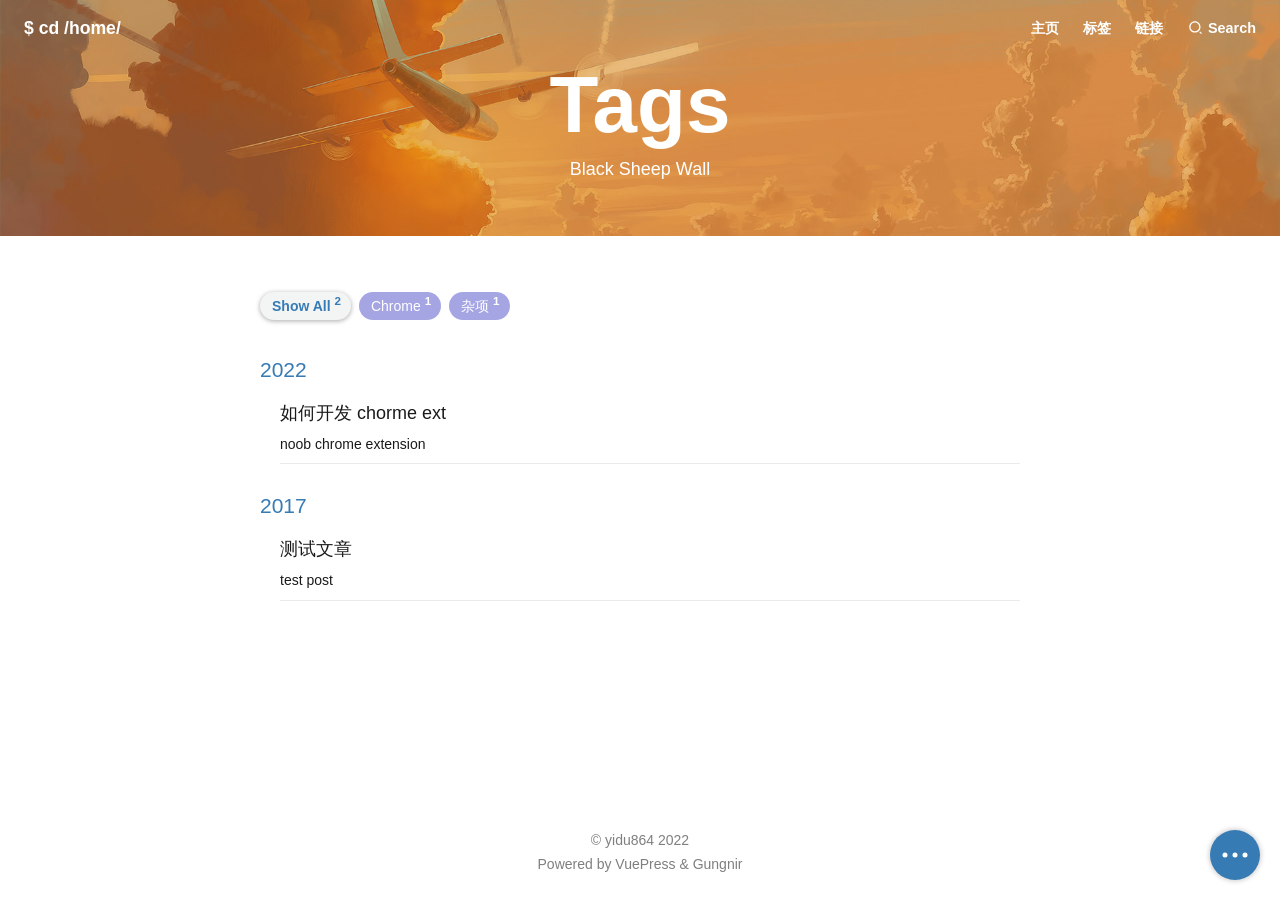
<file: tags/index.html>
<!DOCTYPE html>
<html lang="zh-CN">
  <head>
    <meta charset="utf-8">
    <meta name="viewport" content="width=device-width,initial-scale=1">
    <meta name="generator" content="VuePress 2.0.0-beta.36">
    <style>
      :root {
        --c-bg: #fff;
      }
      html.dark {
        --c-bg: #22272e;
      }
      html, body {
        background-color: var(--c-bg);
      }
    </style>
    <script>
      const userMode = localStorage.getItem('vuepress-color-scheme');
			const systemDarkMode = window.matchMedia && window.matchMedia('(prefers-color-scheme: dark)').matches;
			if (userMode === 'dark' || (userMode !== 'light' && systemDarkMode)) {
				document.documentElement.classList.toggle('dark', true);
			}
    </script>
    <link rel="icon" type="image/png" sizes="16x16" href="/imgs/logo/favicon-16x16.png"><link rel="icon" type="image/png" sizes="32x32" href="/imgs/logo/favicon-32x32.png"><meta name="application-name" content="Xiaohan Zou"><meta name="apple-mobile-web-app-title" content="Xiaohan Zou"><meta name="apple-mobile-web-app-status-bar-style" content="black"><link rel="apple-touch-icon" href="/images/icons/apple-touch-icon.png"><meta name="theme-color" content="#377bb5"><meta name="msapplication-TileColor" content="#377bb5"><title>Tags | yidu864's log</title><meta name="description" content="yidu864's log">
    <link rel="modulepreload" href="/assets/app.2cd5cf97.js"><link rel="modulepreload" href="/assets/index.html.a742b55e.js"><link rel="modulepreload" href="/assets/index.html.99752fed.js">
    <link rel="stylesheet" href="/assets/style.e521cf56.css">
  </head>
  <body>
    <div id="app"><!--[--><div class="theme-container no-sidebar"><!--[--><header ref_key="navbar" class="navbar invert"><span><a href="/" class=""><span class="site-name">$ cd /home/</span></a></span><div class="navbar-items-wrapper" style=""><!--[--><!--]--><nav class="navbar-items can-hide"><!--[--><div class="navbar-item"><a href="/" class="" aria-label="主页"><!--[--><!--]--><!----><span>主页</span><!--[--><!--]--></a></div><div class="navbar-item"><a aria-current="page" href="/tags/" class="router-link-active router-link-exact-active router-link-active" aria-label="标签"><!--[--><!--]--><!----><span>标签</span><!--[--><!--]--></a></div><div class="navbar-item"><a href="/links/" class="" aria-label="链接"><!--[--><!--]--><!----><span>链接</span><!--[--><!--]--></a></div><!--]--><div class="navbar-item"><a style="cursor:pointer;"><span class="nav-icon"><svg class="ov-icon" style="font-size:1.2em;" aria-hidden="true" width="19.2" height="19.2" viewbox="0 0 24 24" fill="currentColor"><path fill="none" d="M0 0h24v24H0z"/><path d="M11 2c4.968 0 9 4.032 9 9s-4.032 9-9 9-9-4.032-9-9 4.032-9 9-9zm0 16c3.867 0 7-3.133 7-7 0-3.868-3.133-7-7-7-3.868 0-7 3.132-7 7 0 3.867 3.132 7 7 7zm8.485.071l2.829 2.828-1.415 1.415-2.828-2.829 1.414-1.414z"/></svg></span><span>Search</span></a></div></nav><!--[--><!--]--><!----></div></header><!--]--><div class="sidebar-mask"></div><!--[--><aside class="sidebar"><nav class="navbar-items"><!--[--><div class="navbar-item"><a href="/" class="" aria-label="主页"><!--[--><!--]--><!----><span>主页</span><!--[--><!--]--></a></div><div class="navbar-item"><a aria-current="page" href="/tags/" class="router-link-active router-link-exact-active router-link-active" aria-label="标签"><!--[--><!--]--><!----><span>标签</span><!--[--><!--]--></a></div><div class="navbar-item"><a href="/links/" class="" aria-label="链接"><!--[--><!--]--><!----><span>链接</span><!--[--><!--]--></a></div><!--]--><div class="navbar-item"><a style="cursor:pointer;"><span class="nav-icon"><svg class="ov-icon" style="font-size:1.2em;" aria-hidden="true" width="19.2" height="19.2" viewbox="0 0 24 24" fill="currentColor"><path fill="none" d="M0 0h24v24H0z"/><path d="M11 2c4.968 0 9 4.032 9 9s-4.032 9-9 9-9-4.032-9-9 4.032-9 9-9zm0 16c3.867 0 7-3.133 7-7 0-3.868-3.133-7-7-7-3.868 0-7 3.132-7 7 0 3.867 3.132 7 7 7zm8.485.071l2.829 2.828-1.415 1.415-2.828-2.829 1.414-1.414z"/></svg></span><span>Search</span></a></div></nav><!--[--><!--]--><!----><!--[--><!--]--></aside><!--]--><div class="page-content"><!--[--><div class="page-header use-image" style="background-image:url(/imgs/pages/tags.jpg);"><div class="header-mask" style="background:rgba(211, 136, 37, .5);"></div><h1 class="title">Tags</h1><h3 class="subtitle">Black Sheep Wall</h3></div><div class="tags-wrapper"><!--[--><span class="active tag-all article-tag" style="">Show All <sup>0</sup></span><!--]--><!--[--><!--]--></div><!--]--></div><div class="search-page" role="search"><span class="search-close"><svg xmlns="http://www.w3.org/2000/svg" viewbox="0 0 448 512" width="28" height="28" fill="currentColor"><path d="M224 416c-8.188 0-16.38-3.125-22.62-9.375l-192-192c-12.5-12.5-12.5-32.75 0-45.25s32.75-12.5 45.25 0L224 338.8l169.4-169.4c12.5-12.5 32.75-12.5 45.25 0s12.5 32.75 0 45.25l-192 192C240.4 412.9 232.2 416 224 416z"></path></svg></span><div class="gungnir-search-box"><input placeholder="$ grep ..." autocomplete="off" spellcheck="false" value><!----></div></div><div class="menu-btn-container"><div class="menu-btn-wrapper"><div class="menu-btn"><div style="" class="menu-btn-icon"><span></span><span></span><span></span></div><div style="display:none;" class="menu-text">0</div><svg class="menu-progress"><circle class="menu-border" cx="50%" cy="50%" r="48%" style="stroke-dasharray:0% 314.15926%;"></circle></svg></div><div class="menu-btn-child-wrapper"><div class="toggle-dark-button menu-btn-child" title="toggle dark mode"><svg class="ov-icon" style="font-size:1.2em;display:none;" aria-hidden="true" width="19.2" height="19.2" viewbox="-43.52 -43.52 599.04 599.04" fill="currentColor"><path d="M256 160c-52.9 0-96 43.1-96 96s43.1 96 96 96 96-43.1 96-96-43.1-96-96-96zm246.4 80.5l-94.7-47.3 33.5-100.4c4.5-13.6-8.4-26.5-21.9-21.9l-100.4 33.5-47.4-94.8c-6.4-12.8-24.6-12.8-31 0l-47.3 94.7L92.7 70.8c-13.6-4.5-26.5 8.4-21.9 21.9l33.5 100.4-94.7 47.4c-12.8 6.4-12.8 24.6 0 31l94.7 47.3-33.5 100.5c-4.5 13.6 8.4 26.5 21.9 21.9l100.4-33.5 47.3 94.7c6.4 12.8 24.6 12.8 31 0l47.3-94.7 100.4 33.5c13.6 4.5 26.5-8.4 21.9-21.9l-33.5-100.4 94.7-47.3c13-6.5 13-24.7.2-31.1zm-155.9 106c-49.9 49.9-131.1 49.9-181 0-49.9-49.9-49.9-131.1 0-181 49.9-49.9 131.1-49.9 181 0 49.9 49.9 49.9 131.1 0 181z"/></svg><svg class="ov-icon" style="font-size:1.2em;display:none;" aria-hidden="true" width="19.2" height="19.2" viewbox="-43.52 -43.52 599.04 599.04" fill="currentColor"><path d="M283.211 512c78.962 0 151.079-35.925 198.857-94.792 7.068-8.708-.639-21.43-11.562-19.35-124.203 23.654-238.262-71.576-238.262-196.954 0-72.222 38.662-138.635 101.498-174.394 9.686-5.512 7.25-20.197-3.756-22.23A258.156 258.156 0 00283.211 0c-141.309 0-256 114.511-256 256 0 141.309 114.511 256 256 256z"/></svg><svg class="ov-icon" style="font-size:1.2em;" aria-hidden="true" width="19.2" height="19.2" viewbox="-43.52 -43.52 599.04 599.04" fill="currentColor"><path d="M224 96l16-32 32-16-32-16-16-32-16 32-32 16 32 16 16 32zM80 160l26.66-53.33L160 80l-53.34-26.67L80 0 53.34 53.33 0 80l53.34 26.67L80 160zm352 128l-26.66 53.33L352 368l53.34 26.67L432 448l26.66-53.33L512 368l-53.34-26.67L432 288zm70.62-193.77L417.77 9.38C411.53 3.12 403.34 0 395.15 0c-8.19 0-16.38 3.12-22.63 9.38L9.38 372.52c-12.5 12.5-12.5 32.76 0 45.25l84.85 84.85c6.25 6.25 14.44 9.37 22.62 9.37 8.19 0 16.38-3.12 22.63-9.37l363.14-363.15c12.5-12.48 12.5-32.75 0-45.24zM359.45 203.46l-50.91-50.91 86.6-86.6 50.91 50.91-86.6 86.6z"/></svg></div><div class="menu-btn-child"><svg class="ov-icon" style="font-size:1.7999999999999998em;" aria-hidden="true" width="28.799999999999997" height="28.799999999999997" viewbox="-75.52 -43.52 599.04 599.04" fill="currentColor"><path d="M207.029 381.476L12.686 187.132c-9.373-9.373-9.373-24.569 0-33.941l22.667-22.667c9.357-9.357 24.522-9.375 33.901-.04L224 284.505l154.745-154.021c9.379-9.335 24.544-9.317 33.901.04l22.667 22.667c9.373 9.373 9.373 24.569 0 33.941L240.971 381.476c-9.373 9.372-24.569 9.372-33.942 0z"/></svg></div><div class="menu-btn-child"><svg class="ov-icon" style="font-size:1.2em;" aria-hidden="true" width="19.2" height="19.2" viewbox="-75.52 -43.52 599.04 599.04" fill="currentColor"><path d="M240.971 130.524l194.343 194.343c9.373 9.373 9.373 24.569 0 33.941l-22.667 22.667c-9.357 9.357-24.522 9.375-33.901.04L224 227.495 69.255 381.516c-9.379 9.335-24.544 9.317-33.901-.04l-22.667-22.667c-9.373-9.373-9.373-24.569 0-33.941L207.03 130.525c9.372-9.373 24.568-9.373 33.941-.001z"/></svg></div><!----><div class="toggle-sidebar-button menu-btn-child menu-btn-sidebar" title="toggle sidebar" aria-expanded="false" role="button" tabindex="0"><svg class="ov-icon" style="font-size:1.2em;" aria-hidden="true" width="19.2" height="19.2" viewbox="-1.6 -1.6 19.2 19.2" fill="currentColor"><path d="M14 2a1 1 0 011 1v10a1 1 0 01-1 1H2a1 1 0 01-1-1V3a1 1 0 011-1h12zM2 1a2 2 0 00-2 2v10a2 2 0 002 2h12a2 2 0 002-2V3a2 2 0 00-2-2H2z"/><path d="M3 4a1 1 0 011-1h2a1 1 0 011 1v8a1 1 0 01-1 1H4a1 1 0 01-1-1V4z"/></svg></div></div></div></div><footer class="footer"><span>
      &copy; <a href="https://github.com/yidu864" target="_blank">yidu864</a>  2022
      <br>
      Powered by <a href="https://v2.vuepress.vuejs.org" target="_blank">VuePress</a> &
      <a href="https://github.com/Renovamen/vuepress-theme-gungnir" target="_blank">Gungnir</a>
    </span></footer></div><!----><!--]--></div>
    <script type="module" src="/assets/app.2cd5cf97.js" defer></script>
  </body>
</html>
</file>
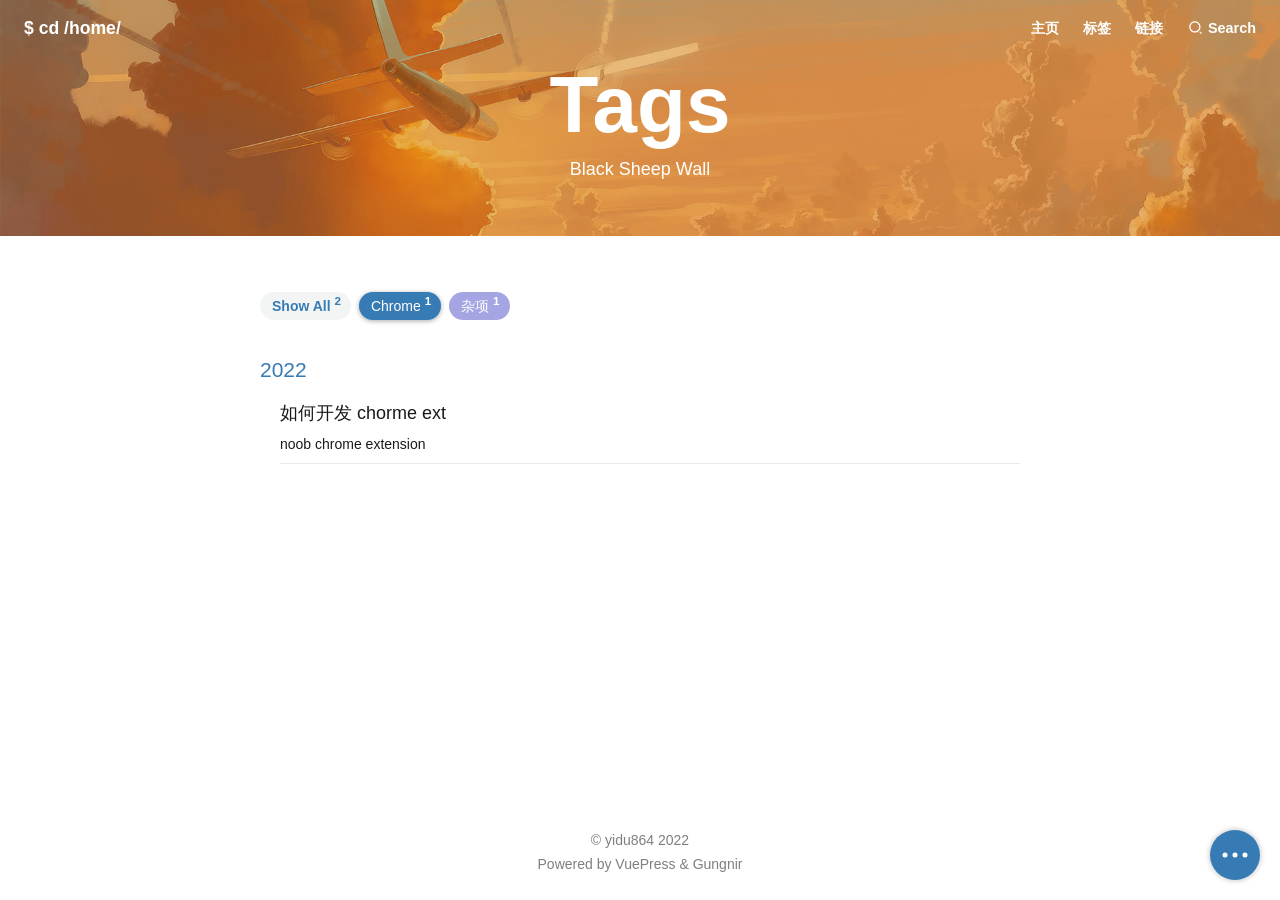
<file: tags/Chrome/index.html>
<!DOCTYPE html>
<html lang="zh-CN">
  <head>
    <meta charset="utf-8">
    <meta name="viewport" content="width=device-width,initial-scale=1">
    <meta name="generator" content="VuePress 2.0.0-beta.36">
    <style>
      :root {
        --c-bg: #fff;
      }
      html.dark {
        --c-bg: #22272e;
      }
      html, body {
        background-color: var(--c-bg);
      }
    </style>
    <script>
      const userMode = localStorage.getItem('vuepress-color-scheme');
			const systemDarkMode = window.matchMedia && window.matchMedia('(prefers-color-scheme: dark)').matches;
			if (userMode === 'dark' || (userMode !== 'light' && systemDarkMode)) {
				document.documentElement.classList.toggle('dark', true);
			}
    </script>
    <link rel="icon" type="image/png" sizes="16x16" href="/imgs/logo/favicon-16x16.png"><link rel="icon" type="image/png" sizes="32x32" href="/imgs/logo/favicon-32x32.png"><meta name="application-name" content="Xiaohan Zou"><meta name="apple-mobile-web-app-title" content="Xiaohan Zou"><meta name="apple-mobile-web-app-status-bar-style" content="black"><link rel="apple-touch-icon" href="/images/icons/apple-touch-icon.png"><meta name="theme-color" content="#377bb5"><meta name="msapplication-TileColor" content="#377bb5"><title>Tags | yidu864's log</title><meta name="description" content="yidu864's log">
    <link rel="modulepreload" href="/assets/app.2cd5cf97.js"><link rel="modulepreload" href="/assets/index.html.71d72f45.js"><link rel="modulepreload" href="/assets/index.html.1469239d.js">
    <link rel="stylesheet" href="/assets/style.e521cf56.css">
  </head>
  <body>
    <div id="app"><!--[--><div class="theme-container no-sidebar"><!--[--><header ref_key="navbar" class="navbar invert"><span><a href="/" class=""><span class="site-name">$ cd /home/</span></a></span><div class="navbar-items-wrapper" style=""><!--[--><!--]--><nav class="navbar-items can-hide"><!--[--><div class="navbar-item"><a href="/" class="" aria-label="主页"><!--[--><!--]--><!----><span>主页</span><!--[--><!--]--></a></div><div class="navbar-item"><a href="/tags/" class="router-link-active" aria-label="标签"><!--[--><!--]--><!----><span>标签</span><!--[--><!--]--></a></div><div class="navbar-item"><a href="/links/" class="" aria-label="链接"><!--[--><!--]--><!----><span>链接</span><!--[--><!--]--></a></div><!--]--><div class="navbar-item"><a style="cursor:pointer;"><span class="nav-icon"><svg class="ov-icon" style="font-size:1.2em;" aria-hidden="true" width="19.2" height="19.2" viewbox="0 0 24 24" fill="currentColor"><path fill="none" d="M0 0h24v24H0z"/><path d="M11 2c4.968 0 9 4.032 9 9s-4.032 9-9 9-9-4.032-9-9 4.032-9 9-9zm0 16c3.867 0 7-3.133 7-7 0-3.868-3.133-7-7-7-3.868 0-7 3.132-7 7 0 3.867 3.132 7 7 7zm8.485.071l2.829 2.828-1.415 1.415-2.828-2.829 1.414-1.414z"/></svg></span><span>Search</span></a></div></nav><!--[--><!--]--><!----></div></header><!--]--><div class="sidebar-mask"></div><!--[--><aside class="sidebar"><nav class="navbar-items"><!--[--><div class="navbar-item"><a href="/" class="" aria-label="主页"><!--[--><!--]--><!----><span>主页</span><!--[--><!--]--></a></div><div class="navbar-item"><a href="/tags/" class="router-link-active" aria-label="标签"><!--[--><!--]--><!----><span>标签</span><!--[--><!--]--></a></div><div class="navbar-item"><a href="/links/" class="" aria-label="链接"><!--[--><!--]--><!----><span>链接</span><!--[--><!--]--></a></div><!--]--><div class="navbar-item"><a style="cursor:pointer;"><span class="nav-icon"><svg class="ov-icon" style="font-size:1.2em;" aria-hidden="true" width="19.2" height="19.2" viewbox="0 0 24 24" fill="currentColor"><path fill="none" d="M0 0h24v24H0z"/><path d="M11 2c4.968 0 9 4.032 9 9s-4.032 9-9 9-9-4.032-9-9 4.032-9 9-9zm0 16c3.867 0 7-3.133 7-7 0-3.868-3.133-7-7-7-3.868 0-7 3.132-7 7 0 3.867 3.132 7 7 7zm8.485.071l2.829 2.828-1.415 1.415-2.828-2.829 1.414-1.414z"/></svg></span><span>Search</span></a></div></nav><!--[--><!--]--><!----><!--[--><!--]--></aside><!--]--><div class="page-content"><!--[--><div class="page-header use-image" style="background-image:url(/imgs/pages/tags.jpg);"><div class="header-mask" style="background:rgba(211, 136, 37, .5);"></div><h1 class="title">Tags</h1><h3 class="subtitle">Black Sheep Wall</h3></div><div class="tags-wrapper"><!--[--><span class="tag-all article-tag" style="">Show All <sup>0</sup></span><!--]--><!--[--><!--]--></div><!--]--></div><div class="search-page" role="search"><span class="search-close"><svg xmlns="http://www.w3.org/2000/svg" viewbox="0 0 448 512" width="28" height="28" fill="currentColor"><path d="M224 416c-8.188 0-16.38-3.125-22.62-9.375l-192-192c-12.5-12.5-12.5-32.75 0-45.25s32.75-12.5 45.25 0L224 338.8l169.4-169.4c12.5-12.5 32.75-12.5 45.25 0s12.5 32.75 0 45.25l-192 192C240.4 412.9 232.2 416 224 416z"></path></svg></span><div class="gungnir-search-box"><input placeholder="$ grep ..." autocomplete="off" spellcheck="false" value><!----></div></div><div class="menu-btn-container"><div class="menu-btn-wrapper"><div class="menu-btn"><div style="" class="menu-btn-icon"><span></span><span></span><span></span></div><div style="display:none;" class="menu-text">0</div><svg class="menu-progress"><circle class="menu-border" cx="50%" cy="50%" r="48%" style="stroke-dasharray:0% 314.15926%;"></circle></svg></div><div class="menu-btn-child-wrapper"><div class="toggle-dark-button menu-btn-child" title="toggle dark mode"><svg class="ov-icon" style="font-size:1.2em;display:none;" aria-hidden="true" width="19.2" height="19.2" viewbox="-43.52 -43.52 599.04 599.04" fill="currentColor"><path d="M256 160c-52.9 0-96 43.1-96 96s43.1 96 96 96 96-43.1 96-96-43.1-96-96-96zm246.4 80.5l-94.7-47.3 33.5-100.4c4.5-13.6-8.4-26.5-21.9-21.9l-100.4 33.5-47.4-94.8c-6.4-12.8-24.6-12.8-31 0l-47.3 94.7L92.7 70.8c-13.6-4.5-26.5 8.4-21.9 21.9l33.5 100.4-94.7 47.4c-12.8 6.4-12.8 24.6 0 31l94.7 47.3-33.5 100.5c-4.5 13.6 8.4 26.5 21.9 21.9l100.4-33.5 47.3 94.7c6.4 12.8 24.6 12.8 31 0l47.3-94.7 100.4 33.5c13.6 4.5 26.5-8.4 21.9-21.9l-33.5-100.4 94.7-47.3c13-6.5 13-24.7.2-31.1zm-155.9 106c-49.9 49.9-131.1 49.9-181 0-49.9-49.9-49.9-131.1 0-181 49.9-49.9 131.1-49.9 181 0 49.9 49.9 49.9 131.1 0 181z"/></svg><svg class="ov-icon" style="font-size:1.2em;display:none;" aria-hidden="true" width="19.2" height="19.2" viewbox="-43.52 -43.52 599.04 599.04" fill="currentColor"><path d="M283.211 512c78.962 0 151.079-35.925 198.857-94.792 7.068-8.708-.639-21.43-11.562-19.35-124.203 23.654-238.262-71.576-238.262-196.954 0-72.222 38.662-138.635 101.498-174.394 9.686-5.512 7.25-20.197-3.756-22.23A258.156 258.156 0 00283.211 0c-141.309 0-256 114.511-256 256 0 141.309 114.511 256 256 256z"/></svg><svg class="ov-icon" style="font-size:1.2em;" aria-hidden="true" width="19.2" height="19.2" viewbox="-43.52 -43.52 599.04 599.04" fill="currentColor"><path d="M224 96l16-32 32-16-32-16-16-32-16 32-32 16 32 16 16 32zM80 160l26.66-53.33L160 80l-53.34-26.67L80 0 53.34 53.33 0 80l53.34 26.67L80 160zm352 128l-26.66 53.33L352 368l53.34 26.67L432 448l26.66-53.33L512 368l-53.34-26.67L432 288zm70.62-193.77L417.77 9.38C411.53 3.12 403.34 0 395.15 0c-8.19 0-16.38 3.12-22.63 9.38L9.38 372.52c-12.5 12.5-12.5 32.76 0 45.25l84.85 84.85c6.25 6.25 14.44 9.37 22.62 9.37 8.19 0 16.38-3.12 22.63-9.37l363.14-363.15c12.5-12.48 12.5-32.75 0-45.24zM359.45 203.46l-50.91-50.91 86.6-86.6 50.91 50.91-86.6 86.6z"/></svg></div><div class="menu-btn-child"><svg class="ov-icon" style="font-size:1.7999999999999998em;" aria-hidden="true" width="28.799999999999997" height="28.799999999999997" viewbox="-75.52 -43.52 599.04 599.04" fill="currentColor"><path d="M207.029 381.476L12.686 187.132c-9.373-9.373-9.373-24.569 0-33.941l22.667-22.667c9.357-9.357 24.522-9.375 33.901-.04L224 284.505l154.745-154.021c9.379-9.335 24.544-9.317 33.901.04l22.667 22.667c9.373 9.373 9.373 24.569 0 33.941L240.971 381.476c-9.373 9.372-24.569 9.372-33.942 0z"/></svg></div><div class="menu-btn-child"><svg class="ov-icon" style="font-size:1.2em;" aria-hidden="true" width="19.2" height="19.2" viewbox="-75.52 -43.52 599.04 599.04" fill="currentColor"><path d="M240.971 130.524l194.343 194.343c9.373 9.373 9.373 24.569 0 33.941l-22.667 22.667c-9.357 9.357-24.522 9.375-33.901.04L224 227.495 69.255 381.516c-9.379 9.335-24.544 9.317-33.901-.04l-22.667-22.667c-9.373-9.373-9.373-24.569 0-33.941L207.03 130.525c9.372-9.373 24.568-9.373 33.941-.001z"/></svg></div><!----><div class="toggle-sidebar-button menu-btn-child menu-btn-sidebar" title="toggle sidebar" aria-expanded="false" role="button" tabindex="0"><svg class="ov-icon" style="font-size:1.2em;" aria-hidden="true" width="19.2" height="19.2" viewbox="-1.6 -1.6 19.2 19.2" fill="currentColor"><path d="M14 2a1 1 0 011 1v10a1 1 0 01-1 1H2a1 1 0 01-1-1V3a1 1 0 011-1h12zM2 1a2 2 0 00-2 2v10a2 2 0 002 2h12a2 2 0 002-2V3a2 2 0 00-2-2H2z"/><path d="M3 4a1 1 0 011-1h2a1 1 0 011 1v8a1 1 0 01-1 1H4a1 1 0 01-1-1V4z"/></svg></div></div></div></div><footer class="footer"><span>
      &copy; <a href="https://github.com/yidu864" target="_blank">yidu864</a>  2022
      <br>
      Powered by <a href="https://v2.vuepress.vuejs.org" target="_blank">VuePress</a> &
      <a href="https://github.com/Renovamen/vuepress-theme-gungnir" target="_blank">Gungnir</a>
    </span></footer></div><!----><!--]--></div>
    <script type="module" src="/assets/app.2cd5cf97.js" defer></script>
  </body>
</html>
</file>
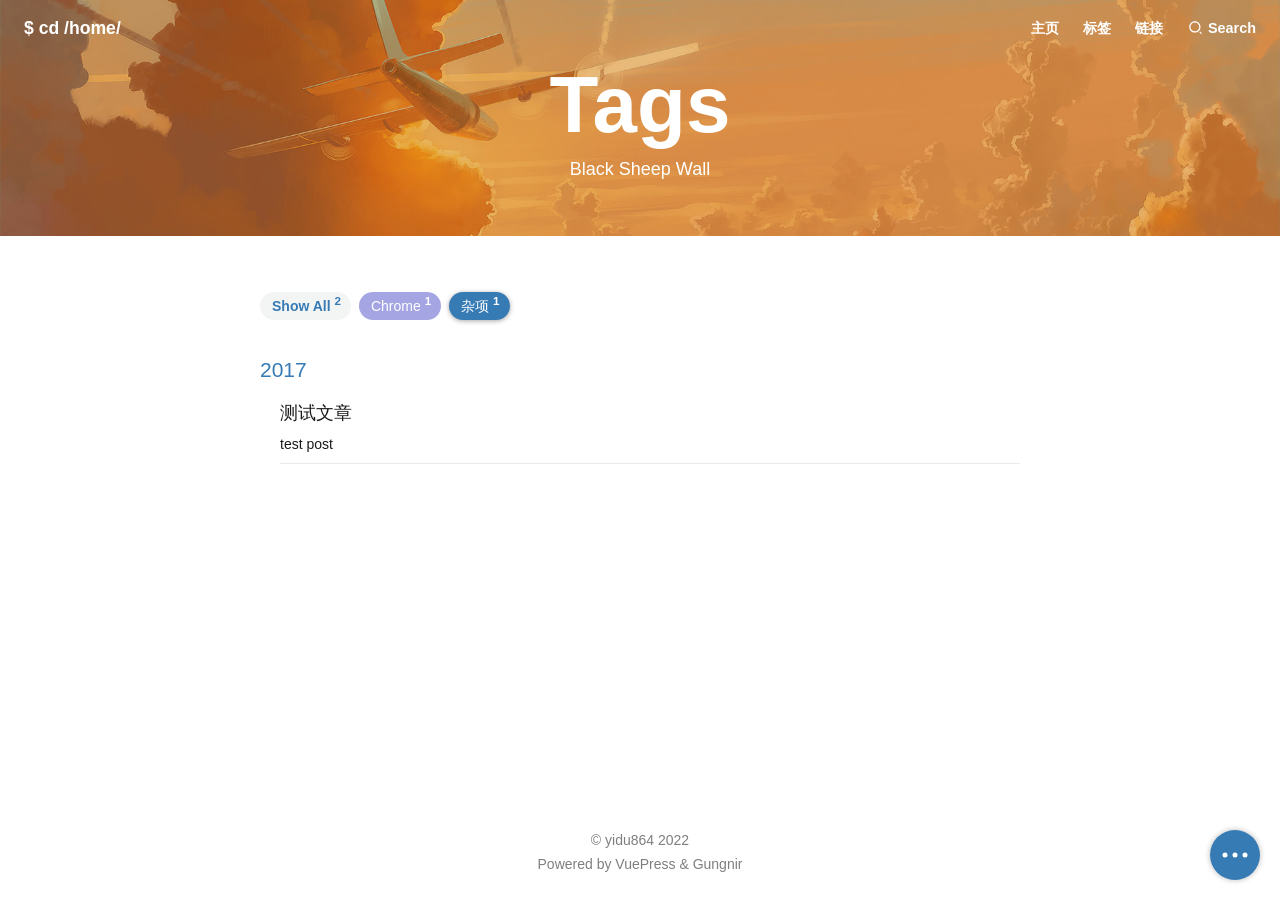
<file: tags/杂项/index.html>
<!DOCTYPE html>
<html lang="zh-CN">
  <head>
    <meta charset="utf-8">
    <meta name="viewport" content="width=device-width,initial-scale=1">
    <meta name="generator" content="VuePress 2.0.0-beta.36">
    <style>
      :root {
        --c-bg: #fff;
      }
      html.dark {
        --c-bg: #22272e;
      }
      html, body {
        background-color: var(--c-bg);
      }
    </style>
    <script>
      const userMode = localStorage.getItem('vuepress-color-scheme');
			const systemDarkMode = window.matchMedia && window.matchMedia('(prefers-color-scheme: dark)').matches;
			if (userMode === 'dark' || (userMode !== 'light' && systemDarkMode)) {
				document.documentElement.classList.toggle('dark', true);
			}
    </script>
    <link rel="icon" type="image/png" sizes="16x16" href="/imgs/logo/favicon-16x16.png"><link rel="icon" type="image/png" sizes="32x32" href="/imgs/logo/favicon-32x32.png"><meta name="application-name" content="Xiaohan Zou"><meta name="apple-mobile-web-app-title" content="Xiaohan Zou"><meta name="apple-mobile-web-app-status-bar-style" content="black"><link rel="apple-touch-icon" href="/images/icons/apple-touch-icon.png"><meta name="theme-color" content="#377bb5"><meta name="msapplication-TileColor" content="#377bb5"><title>Tags | yidu864's log</title><meta name="description" content="yidu864's log">
    <link rel="modulepreload" href="/assets/app.2cd5cf97.js"><link rel="modulepreload" href="/assets/index.html.82843d2c.js"><link rel="modulepreload" href="/assets/index.html.abc33c43.js">
    <link rel="stylesheet" href="/assets/style.e521cf56.css">
  </head>
  <body>
    <div id="app"><!--[--><div class="theme-container no-sidebar"><!--[--><header ref_key="navbar" class="navbar invert"><span><a href="/" class=""><span class="site-name">$ cd /home/</span></a></span><div class="navbar-items-wrapper" style=""><!--[--><!--]--><nav class="navbar-items can-hide"><!--[--><div class="navbar-item"><a href="/" class="" aria-label="主页"><!--[--><!--]--><!----><span>主页</span><!--[--><!--]--></a></div><div class="navbar-item"><a href="/tags/" class="router-link-active" aria-label="标签"><!--[--><!--]--><!----><span>标签</span><!--[--><!--]--></a></div><div class="navbar-item"><a href="/links/" class="" aria-label="链接"><!--[--><!--]--><!----><span>链接</span><!--[--><!--]--></a></div><!--]--><div class="navbar-item"><a style="cursor:pointer;"><span class="nav-icon"><svg class="ov-icon" style="font-size:1.2em;" aria-hidden="true" width="19.2" height="19.2" viewbox="0 0 24 24" fill="currentColor"><path fill="none" d="M0 0h24v24H0z"/><path d="M11 2c4.968 0 9 4.032 9 9s-4.032 9-9 9-9-4.032-9-9 4.032-9 9-9zm0 16c3.867 0 7-3.133 7-7 0-3.868-3.133-7-7-7-3.868 0-7 3.132-7 7 0 3.867 3.132 7 7 7zm8.485.071l2.829 2.828-1.415 1.415-2.828-2.829 1.414-1.414z"/></svg></span><span>Search</span></a></div></nav><!--[--><!--]--><!----></div></header><!--]--><div class="sidebar-mask"></div><!--[--><aside class="sidebar"><nav class="navbar-items"><!--[--><div class="navbar-item"><a href="/" class="" aria-label="主页"><!--[--><!--]--><!----><span>主页</span><!--[--><!--]--></a></div><div class="navbar-item"><a href="/tags/" class="router-link-active" aria-label="标签"><!--[--><!--]--><!----><span>标签</span><!--[--><!--]--></a></div><div class="navbar-item"><a href="/links/" class="" aria-label="链接"><!--[--><!--]--><!----><span>链接</span><!--[--><!--]--></a></div><!--]--><div class="navbar-item"><a style="cursor:pointer;"><span class="nav-icon"><svg class="ov-icon" style="font-size:1.2em;" aria-hidden="true" width="19.2" height="19.2" viewbox="0 0 24 24" fill="currentColor"><path fill="none" d="M0 0h24v24H0z"/><path d="M11 2c4.968 0 9 4.032 9 9s-4.032 9-9 9-9-4.032-9-9 4.032-9 9-9zm0 16c3.867 0 7-3.133 7-7 0-3.868-3.133-7-7-7-3.868 0-7 3.132-7 7 0 3.867 3.132 7 7 7zm8.485.071l2.829 2.828-1.415 1.415-2.828-2.829 1.414-1.414z"/></svg></span><span>Search</span></a></div></nav><!--[--><!--]--><!----><!--[--><!--]--></aside><!--]--><div class="page-content"><!--[--><div class="page-header use-image" style="background-image:url(/imgs/pages/tags.jpg);"><div class="header-mask" style="background:rgba(211, 136, 37, .5);"></div><h1 class="title">Tags</h1><h3 class="subtitle">Black Sheep Wall</h3></div><div class="tags-wrapper"><!--[--><span class="tag-all article-tag" style="">Show All <sup>0</sup></span><!--]--><!--[--><!--]--></div><!--]--></div><div class="search-page" role="search"><span class="search-close"><svg xmlns="http://www.w3.org/2000/svg" viewbox="0 0 448 512" width="28" height="28" fill="currentColor"><path d="M224 416c-8.188 0-16.38-3.125-22.62-9.375l-192-192c-12.5-12.5-12.5-32.75 0-45.25s32.75-12.5 45.25 0L224 338.8l169.4-169.4c12.5-12.5 32.75-12.5 45.25 0s12.5 32.75 0 45.25l-192 192C240.4 412.9 232.2 416 224 416z"></path></svg></span><div class="gungnir-search-box"><input placeholder="$ grep ..." autocomplete="off" spellcheck="false" value><!----></div></div><div class="menu-btn-container"><div class="menu-btn-wrapper"><div class="menu-btn"><div style="" class="menu-btn-icon"><span></span><span></span><span></span></div><div style="display:none;" class="menu-text">0</div><svg class="menu-progress"><circle class="menu-border" cx="50%" cy="50%" r="48%" style="stroke-dasharray:0% 314.15926%;"></circle></svg></div><div class="menu-btn-child-wrapper"><div class="toggle-dark-button menu-btn-child" title="toggle dark mode"><svg class="ov-icon" style="font-size:1.2em;display:none;" aria-hidden="true" width="19.2" height="19.2" viewbox="-43.52 -43.52 599.04 599.04" fill="currentColor"><path d="M256 160c-52.9 0-96 43.1-96 96s43.1 96 96 96 96-43.1 96-96-43.1-96-96-96zm246.4 80.5l-94.7-47.3 33.5-100.4c4.5-13.6-8.4-26.5-21.9-21.9l-100.4 33.5-47.4-94.8c-6.4-12.8-24.6-12.8-31 0l-47.3 94.7L92.7 70.8c-13.6-4.5-26.5 8.4-21.9 21.9l33.5 100.4-94.7 47.4c-12.8 6.4-12.8 24.6 0 31l94.7 47.3-33.5 100.5c-4.5 13.6 8.4 26.5 21.9 21.9l100.4-33.5 47.3 94.7c6.4 12.8 24.6 12.8 31 0l47.3-94.7 100.4 33.5c13.6 4.5 26.5-8.4 21.9-21.9l-33.5-100.4 94.7-47.3c13-6.5 13-24.7.2-31.1zm-155.9 106c-49.9 49.9-131.1 49.9-181 0-49.9-49.9-49.9-131.1 0-181 49.9-49.9 131.1-49.9 181 0 49.9 49.9 49.9 131.1 0 181z"/></svg><svg class="ov-icon" style="font-size:1.2em;display:none;" aria-hidden="true" width="19.2" height="19.2" viewbox="-43.52 -43.52 599.04 599.04" fill="currentColor"><path d="M283.211 512c78.962 0 151.079-35.925 198.857-94.792 7.068-8.708-.639-21.43-11.562-19.35-124.203 23.654-238.262-71.576-238.262-196.954 0-72.222 38.662-138.635 101.498-174.394 9.686-5.512 7.25-20.197-3.756-22.23A258.156 258.156 0 00283.211 0c-141.309 0-256 114.511-256 256 0 141.309 114.511 256 256 256z"/></svg><svg class="ov-icon" style="font-size:1.2em;" aria-hidden="true" width="19.2" height="19.2" viewbox="-43.52 -43.52 599.04 599.04" fill="currentColor"><path d="M224 96l16-32 32-16-32-16-16-32-16 32-32 16 32 16 16 32zM80 160l26.66-53.33L160 80l-53.34-26.67L80 0 53.34 53.33 0 80l53.34 26.67L80 160zm352 128l-26.66 53.33L352 368l53.34 26.67L432 448l26.66-53.33L512 368l-53.34-26.67L432 288zm70.62-193.77L417.77 9.38C411.53 3.12 403.34 0 395.15 0c-8.19 0-16.38 3.12-22.63 9.38L9.38 372.52c-12.5 12.5-12.5 32.76 0 45.25l84.85 84.85c6.25 6.25 14.44 9.37 22.62 9.37 8.19 0 16.38-3.12 22.63-9.37l363.14-363.15c12.5-12.48 12.5-32.75 0-45.24zM359.45 203.46l-50.91-50.91 86.6-86.6 50.91 50.91-86.6 86.6z"/></svg></div><div class="menu-btn-child"><svg class="ov-icon" style="font-size:1.7999999999999998em;" aria-hidden="true" width="28.799999999999997" height="28.799999999999997" viewbox="-75.52 -43.52 599.04 599.04" fill="currentColor"><path d="M207.029 381.476L12.686 187.132c-9.373-9.373-9.373-24.569 0-33.941l22.667-22.667c9.357-9.357 24.522-9.375 33.901-.04L224 284.505l154.745-154.021c9.379-9.335 24.544-9.317 33.901.04l22.667 22.667c9.373 9.373 9.373 24.569 0 33.941L240.971 381.476c-9.373 9.372-24.569 9.372-33.942 0z"/></svg></div><div class="menu-btn-child"><svg class="ov-icon" style="font-size:1.2em;" aria-hidden="true" width="19.2" height="19.2" viewbox="-75.52 -43.52 599.04 599.04" fill="currentColor"><path d="M240.971 130.524l194.343 194.343c9.373 9.373 9.373 24.569 0 33.941l-22.667 22.667c-9.357 9.357-24.522 9.375-33.901.04L224 227.495 69.255 381.516c-9.379 9.335-24.544 9.317-33.901-.04l-22.667-22.667c-9.373-9.373-9.373-24.569 0-33.941L207.03 130.525c9.372-9.373 24.568-9.373 33.941-.001z"/></svg></div><!----><div class="toggle-sidebar-button menu-btn-child menu-btn-sidebar" title="toggle sidebar" aria-expanded="false" role="button" tabindex="0"><svg class="ov-icon" style="font-size:1.2em;" aria-hidden="true" width="19.2" height="19.2" viewbox="-1.6 -1.6 19.2 19.2" fill="currentColor"><path d="M14 2a1 1 0 011 1v10a1 1 0 01-1 1H2a1 1 0 01-1-1V3a1 1 0 011-1h12zM2 1a2 2 0 00-2 2v10a2 2 0 002 2h12a2 2 0 002-2V3a2 2 0 00-2-2H2z"/><path d="M3 4a1 1 0 011-1h2a1 1 0 011 1v8a1 1 0 01-1 1H4a1 1 0 01-1-1V4z"/></svg></div></div></div></div><footer class="footer"><span>
      &copy; <a href="https://github.com/yidu864" target="_blank">yidu864</a>  2022
      <br>
      Powered by <a href="https://v2.vuepress.vuejs.org" target="_blank">VuePress</a> &
      <a href="https://github.com/Renovamen/vuepress-theme-gungnir" target="_blank">Gungnir</a>
    </span></footer></div><!----><!--]--></div>
    <script type="module" src="/assets/app.2cd5cf97.js" defer></script>
  </body>
</html>
</file>
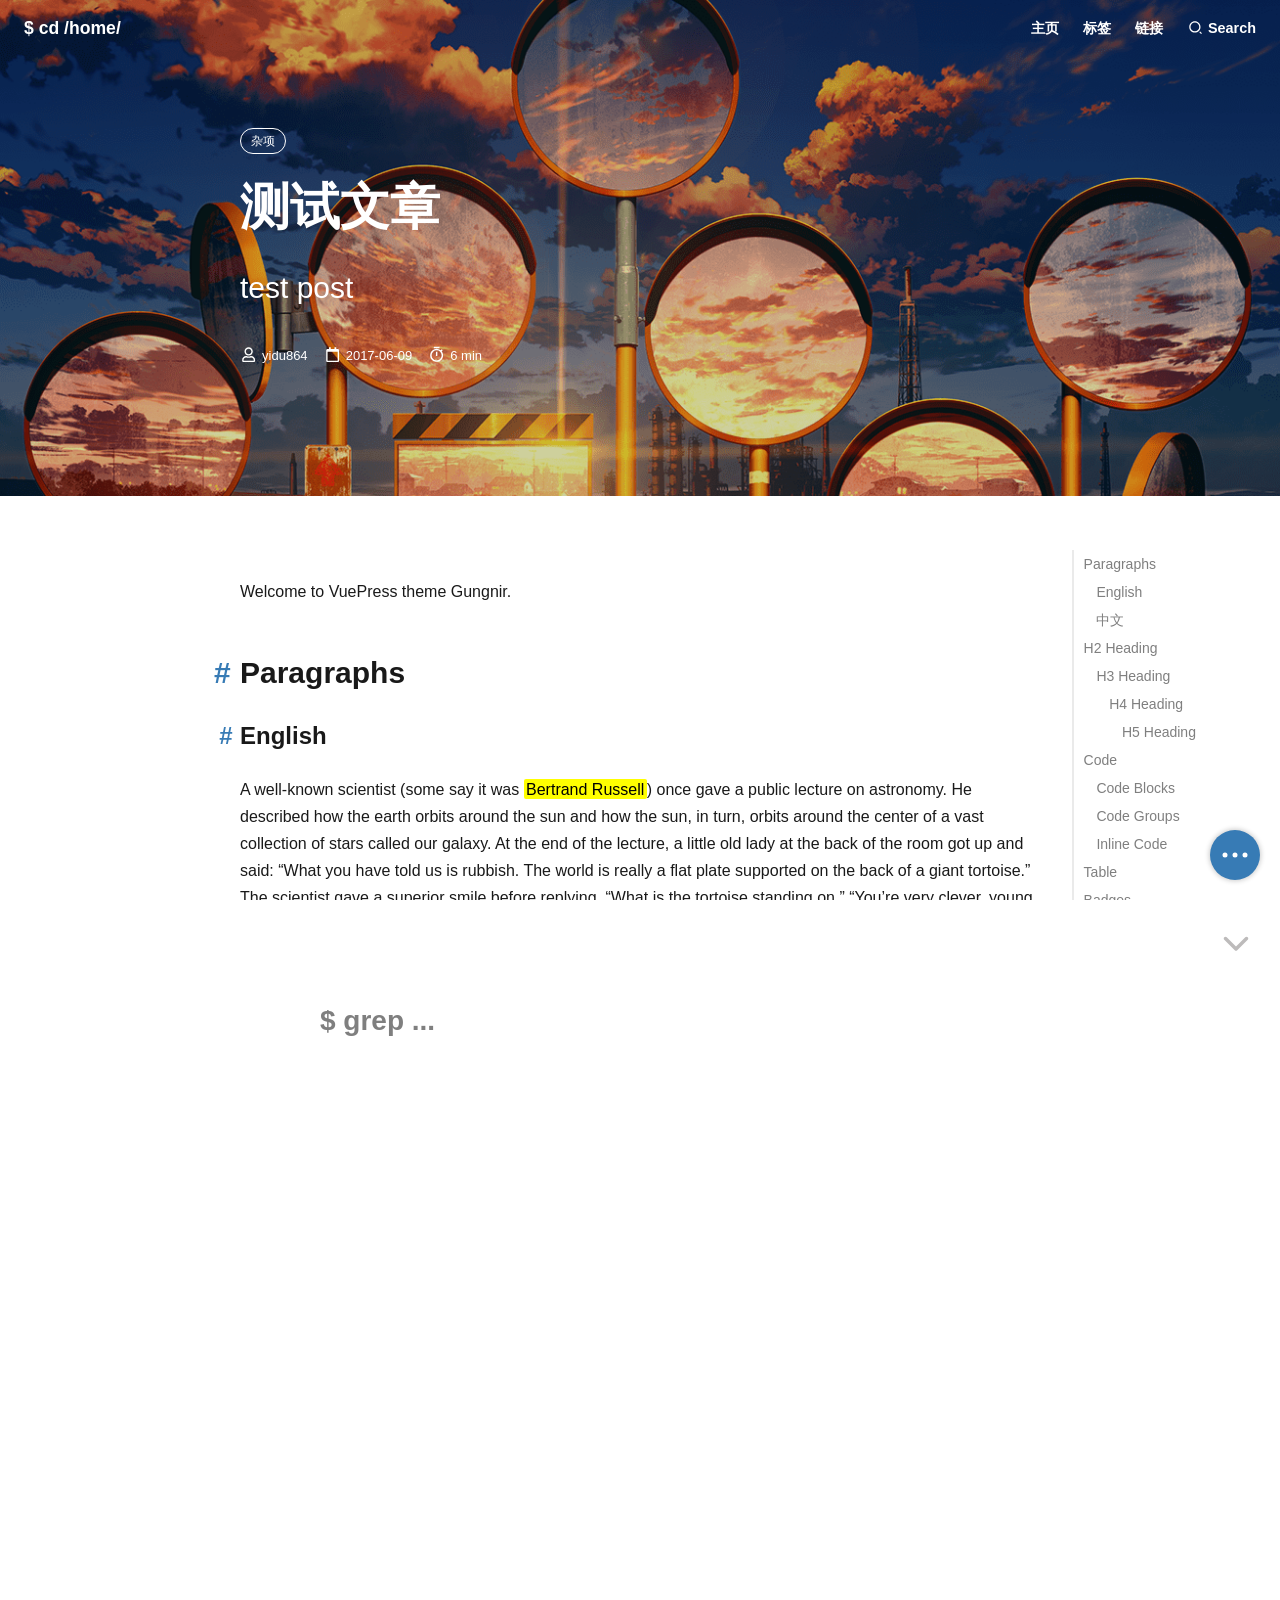
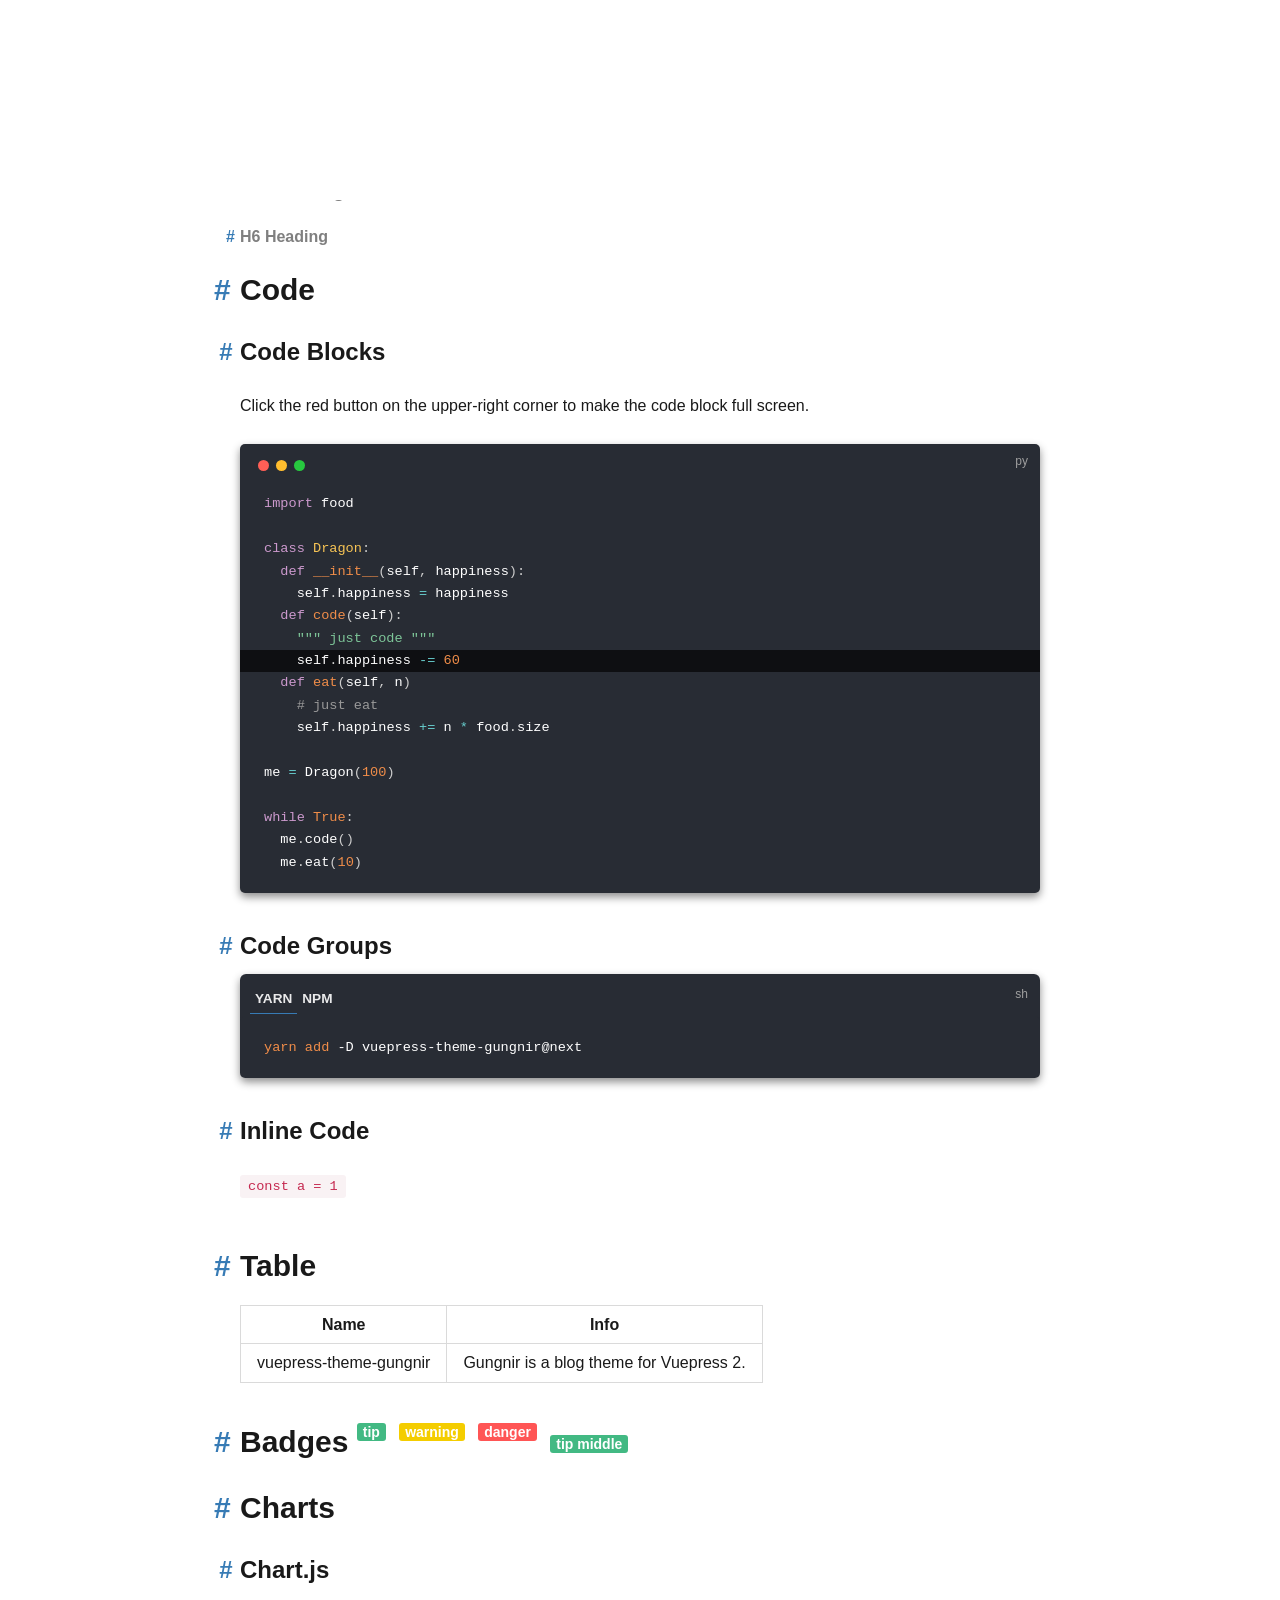
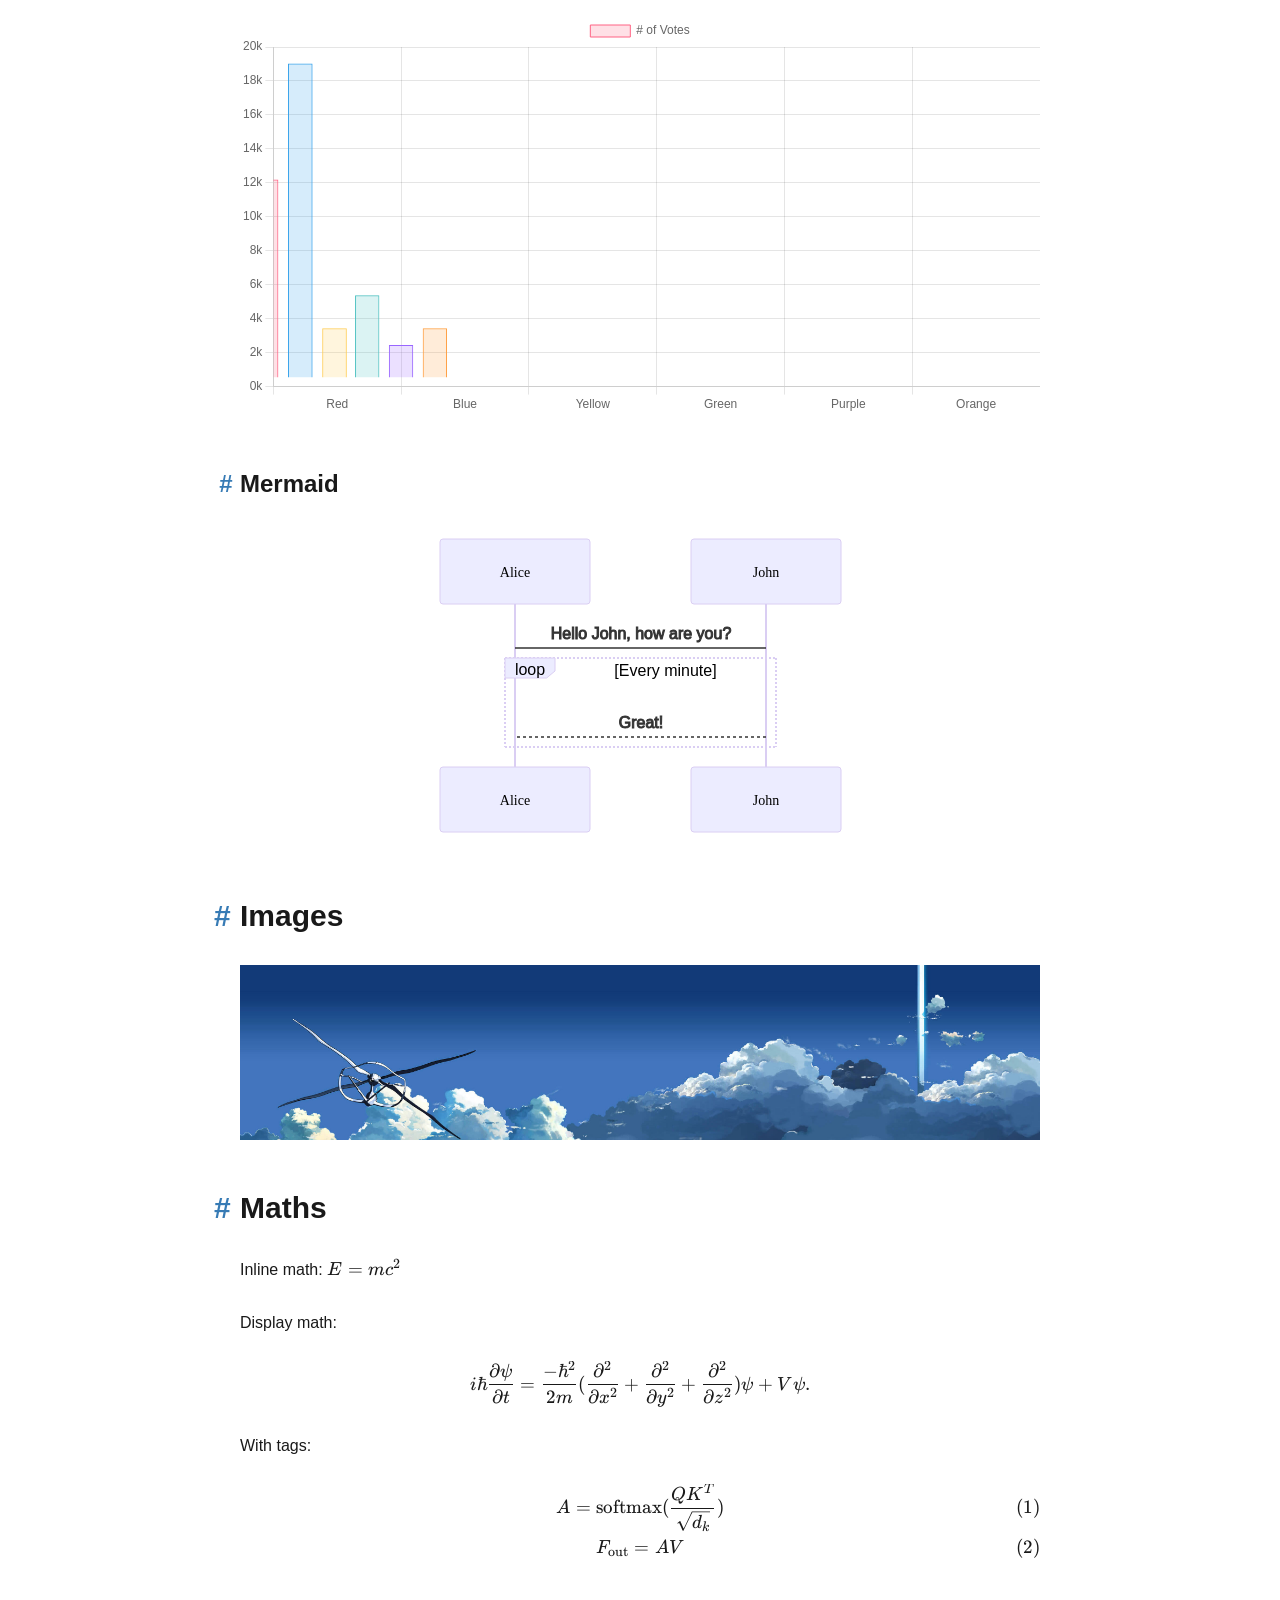
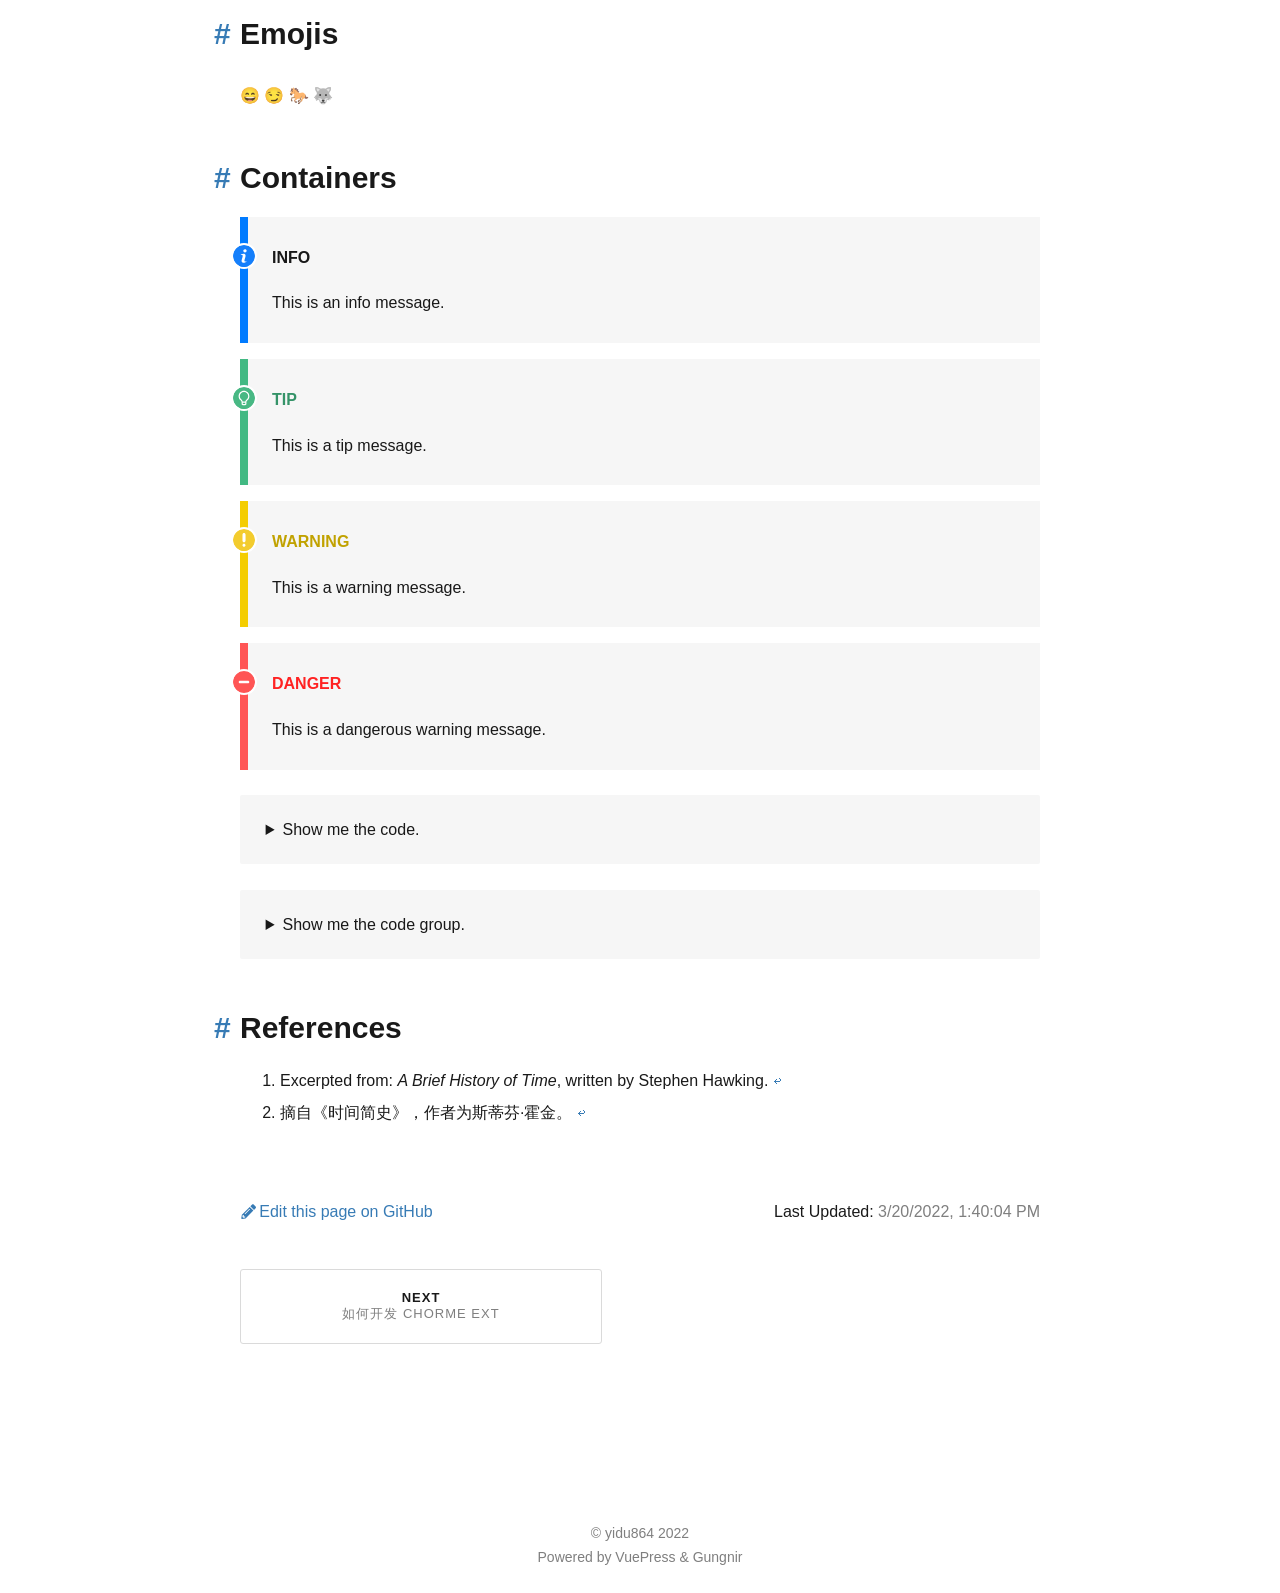
<file: post/2017/06/09/test/index.html>
<!DOCTYPE html>
<html lang="zh-CN">
  <head>
    <meta charset="utf-8">
    <meta name="viewport" content="width=device-width,initial-scale=1">
    <meta name="generator" content="VuePress 2.0.0-beta.36">
    <style>
      :root {
        --c-bg: #fff;
      }
      html.dark {
        --c-bg: #22272e;
      }
      html, body {
        background-color: var(--c-bg);
      }
    </style>
    <script>
      const userMode = localStorage.getItem('vuepress-color-scheme');
			const systemDarkMode = window.matchMedia && window.matchMedia('(prefers-color-scheme: dark)').matches;
			if (userMode === 'dark' || (userMode !== 'light' && systemDarkMode)) {
				document.documentElement.classList.toggle('dark', true);
			}
    </script>
    <link rel="icon" type="image/png" sizes="16x16" href="/imgs/logo/favicon-16x16.png"><link rel="icon" type="image/png" sizes="32x32" href="/imgs/logo/favicon-32x32.png"><meta name="application-name" content="Xiaohan Zou"><meta name="apple-mobile-web-app-title" content="Xiaohan Zou"><meta name="apple-mobile-web-app-status-bar-style" content="black"><link rel="apple-touch-icon" href="/images/icons/apple-touch-icon.png"><meta name="theme-color" content="#377bb5"><meta name="msapplication-TileColor" content="#377bb5"><title>测试文章 | yidu864's log</title><meta name="description" content="yidu864's log">
    <link rel="modulepreload" href="/assets/app.2cd5cf97.js"><link rel="modulepreload" href="/assets/index.html.624a3162.js"><link rel="modulepreload" href="/assets/index.html.036a636f.js">
    <link rel="stylesheet" href="/assets/style.e521cf56.css">
  </head>
  <body>
    <div id="app"><!--[--><div class="theme-container no-sidebar"><!--[--><header ref_key="navbar" class="navbar invert"><span><a href="/" class=""><span class="site-name">$ cd /home/</span></a></span><div class="navbar-items-wrapper" style=""><!--[--><!--]--><nav class="navbar-items can-hide"><!--[--><div class="navbar-item"><a href="/" class="" aria-label="主页"><!--[--><!--]--><!----><span>主页</span><!--[--><!--]--></a></div><div class="navbar-item"><a href="/tags/" class="" aria-label="标签"><!--[--><!--]--><!----><span>标签</span><!--[--><!--]--></a></div><div class="navbar-item"><a href="/links/" class="" aria-label="链接"><!--[--><!--]--><!----><span>链接</span><!--[--><!--]--></a></div><!--]--><div class="navbar-item"><a style="cursor:pointer;"><span class="nav-icon"><svg class="ov-icon" style="font-size:1.2em;" aria-hidden="true" width="19.2" height="19.2" viewbox="0 0 24 24" fill="currentColor"><path fill="none" d="M0 0h24v24H0z"/><path d="M11 2c4.968 0 9 4.032 9 9s-4.032 9-9 9-9-4.032-9-9 4.032-9 9-9zm0 16c3.867 0 7-3.133 7-7 0-3.868-3.133-7-7-7-3.868 0-7 3.132-7 7 0 3.867 3.132 7 7 7zm8.485.071l2.829 2.828-1.415 1.415-2.828-2.829 1.414-1.414z"/></svg></span><span>Search</span></a></div></nav><!--[--><!--]--><!----></div></header><!--]--><div class="sidebar-mask"></div><!--[--><aside class="sidebar"><nav class="navbar-items"><!--[--><div class="navbar-item"><a href="/" class="" aria-label="主页"><!--[--><!--]--><!----><span>主页</span><!--[--><!--]--></a></div><div class="navbar-item"><a href="/tags/" class="" aria-label="标签"><!--[--><!--]--><!----><span>标签</span><!--[--><!--]--></a></div><div class="navbar-item"><a href="/links/" class="" aria-label="链接"><!--[--><!--]--><!----><span>链接</span><!--[--><!--]--></a></div><!--]--><div class="navbar-item"><a style="cursor:pointer;"><span class="nav-icon"><svg class="ov-icon" style="font-size:1.2em;" aria-hidden="true" width="19.2" height="19.2" viewbox="0 0 24 24" fill="currentColor"><path fill="none" d="M0 0h24v24H0z"/><path d="M11 2c4.968 0 9 4.032 9 9s-4.032 9-9 9-9-4.032-9-9 4.032-9 9-9zm0 16c3.867 0 7-3.133 7-7 0-3.868-3.133-7-7-7-3.868 0-7 3.132-7 7 0 3.867 3.132 7 7 7zm8.485.071l2.829 2.828-1.415 1.415-2.828-2.829 1.414-1.414z"/></svg></span><span>Search</span></a></div></nav><!--[--><!--]--><!----><!--[--><!--]--></aside><!--]--><div class="page-content"><!--[--><div class="post-wrapper show-catalog"><div class="article-header use-image post-header" style="background-image:url(/imgs/in-post/2017-06-09/banner.png);"><div class="article-header-mask" style="background:rgb(14, 21, 5, .2);"></div><div class="article-header-content"><div class="article-tags"><!--[--><span class="article-tag">杂项</span><!--]--></div><h1 class="article-title">测试文章</h1><p class="article-subtitle">test post</p><div class="article-icons"><div class="article-icon"><svg class="ov-icon" style="font-size:1.08em;" aria-hidden="true" width="17.28" height="17.28" viewbox="-75.52 -43.52 599.04 599.04" fill="currentColor"><path d="M313.6 304c-28.7 0-42.5 16-89.6 16-47.1 0-60.8-16-89.6-16C60.2 304 0 364.2 0 438.4V464c0 26.5 21.5 48 48 48h352c26.5 0 48-21.5 48-48v-25.6c0-74.2-60.2-134.4-134.4-134.4zM400 464H48v-25.6c0-47.6 38.8-86.4 86.4-86.4 14.6 0 38.3 16 89.6 16 51.7 0 74.9-16 89.6-16 47.6 0 86.4 38.8 86.4 86.4V464zM224 288c79.5 0 144-64.5 144-144S303.5 0 224 0 80 64.5 80 144s64.5 144 144 144zm0-240c52.9 0 96 43.1 96 96s-43.1 96-96 96-96-43.1-96-96 43.1-96 96-96z"/></svg><span>yidu864</span></div><div class="article-icon"><svg class="ov-icon" style="font-size:1.08em;" aria-hidden="true" width="17.28" height="17.28" viewbox="-75.52 -43.52 599.04 599.04" fill="currentColor"><path d="M400 64h-48V12c0-6.6-5.4-12-12-12h-40c-6.6 0-12 5.4-12 12v52H160V12c0-6.6-5.4-12-12-12h-40c-6.6 0-12 5.4-12 12v52H48C21.5 64 0 85.5 0 112v352c0 26.5 21.5 48 48 48h352c26.5 0 48-21.5 48-48V112c0-26.5-21.5-48-48-48zm-6 400H54c-3.3 0-6-2.7-6-6V160h352v298c0 3.3-2.7 6-6 6z"/></svg><span>2017-06-09</span></div><div class="article-icon"><svg class="ov-icon" style="font-size:1.08em;" aria-hidden="true" width="17.28" height="17.28" viewbox="0 0 24 24" fill="currentColor"><path fill="none" d="M0 0h24v24H0z"/><path d="M17.618 5.968l1.453-1.453 1.414 1.414-1.453 1.453a9 9 0 11-1.414-1.414zM12 20a7 7 0 100-14 7 7 0 000 14zM11 8h2v6h-2V8zM8 1h8v2H8V1z"/></svg><span>6 min</span></div></div></div></div><main class="page post-content"><!--[--><!--]--><div class="theme-gungnir-content"><!--[--><p>Welcome to VuePress theme Gungnir.</p><h2 id="paragraphs" tabindex="-1"><a class="header-anchor" href="#paragraphs" aria-hidden="true">#</a> Paragraphs</h2><h3 id="english" tabindex="-1"><a class="header-anchor" href="#english" aria-hidden="true">#</a> English</h3><p>A well-known scientist (some say it was <mark>Bertrand Russell</mark>) once gave a public lecture on astronomy. He described how the earth orbits around the sun and how the sun, in turn, orbits around the center of a vast collection of stars called our galaxy. At the end of the lecture, a little old lady at the back of the room got up and said: “What you have told us is rubbish. The world is really a flat plate supported on the back of a giant tortoise.” The scientist gave a superior smile before replying, “What is the tortoise standing on.” “You’re very clever, young man, very clever,” said the old lady. “But it’s turtles all the way down!”</p><p>Most people would find the picture of our universe as an infinite <strong>tower of tortoises</strong> rather ridiculous, but why do we think we know better? What do we know about the universe, and how do we know it? Where did the universe come from, and where is it going? Did the universe have a beginning, and if so, what happened before then? What is the nature of time? Will it ever come to an end? Can we go back in time? Recent breakthroughs in physics, made possible in part by fantastic new technologies, suggest answers to some of these longstanding questions. Someday these answers may seem as obvious to us as the earth orbiting the sun – or perhaps as ridiculous as a tower of tortoises. Only time (whatever that may be) will tell. <sup class="footnote-ref"><a href="#fn1" id="fnref1">[1]</a></sup></p><h3 id="中文" tabindex="-1"><a class="header-anchor" href="#中文" aria-hidden="true">#</a> 中文</h3><p>一位著名的科学家（据说是 <mark>贝特朗·罗素</mark>）曾经作过一次关于天文学方面的讲演。他描述了地球如何绕着太阳运动，以及太阳又是如何绕着我们称之为星系的巨大的恒星群的中心转动。演讲结束之时，一位坐在房间后排的矮个老妇人站起来说道：“你说得这些都是废话。这个世界实际上是驮在一只大乌龟的背上的一块平板。”这位科学家很有教养地微笑着答道：“那么这只乌龟是站在什么上面的呢？”“你很聪明，年轻人，的确很聪明，”老妇人说，“不过，这是一只驮着一只一直驮下去的乌龟塔啊！”</p><p>大部分人会觉得，把我们的宇宙喻为一个无限的<strong>乌龟塔</strong>相当荒谬，可是为什么我们自以为知道得更多一些呢？我们对宇宙了解了多少？而我们又是怎样才知道的呢？宇宙从何而来又将向何处去？宇宙有开端吗？如果有的话，在这开端之前发生了什么？时间的本质是什么？它会有一个终结吗？在物理学上的一些最新突破，使一部分奇妙的新技术得以实现，从而对于回答这些长期以来悬而未决的某些问题有所启发。也许有一天这些答案会像我们认为地球绕着太阳运动那样显而易见——当然也可能像乌龟塔那般荒唐可笑。不管怎样，惟有让时间来判断了。<sup class="footnote-ref"><a href="#fn2" id="fnref2">[2]</a></sup></p><h2 id="h2-heading" tabindex="-1"><a class="header-anchor" href="#h2-heading" aria-hidden="true">#</a> H2 Heading</h2><h3 id="h3-heading" tabindex="-1"><a class="header-anchor" href="#h3-heading" aria-hidden="true">#</a> H3 Heading</h3><h4 id="h4-heading" tabindex="-1"><a class="header-anchor" href="#h4-heading" aria-hidden="true">#</a> H4 Heading</h4><h5 id="h5-heading" tabindex="-1"><a class="header-anchor" href="#h5-heading" aria-hidden="true">#</a> H5 Heading</h5><h6 id="h6-heading" tabindex="-1"><a class="header-anchor" href="#h6-heading" aria-hidden="true">#</a> H6 Heading</h6><h2 id="code" tabindex="-1"><a class="header-anchor" href="#code" aria-hidden="true">#</a> Code</h2><h3 id="code-blocks" tabindex="-1"><a class="header-anchor" href="#code-blocks" aria-hidden="true">#</a> Code Blocks</h3><p>Click the red button on the upper-right corner to make the code block full screen.</p><div class="language-python ext-py"><pre class="language-python"><code><span class="token keyword">import</span> food

<span class="token keyword">class</span> <span class="token class-name">Dragon</span><span class="token punctuation">:</span>
  <span class="token keyword">def</span> <span class="token function">__init__</span><span class="token punctuation">(</span>self<span class="token punctuation">,</span> happiness<span class="token punctuation">)</span><span class="token punctuation">:</span>
    self<span class="token punctuation">.</span>happiness <span class="token operator">=</span> happiness
  <span class="token keyword">def</span> <span class="token function">code</span><span class="token punctuation">(</span>self<span class="token punctuation">)</span><span class="token punctuation">:</span>
    <span class="token triple-quoted-string string">&quot;&quot;&quot; just code &quot;&quot;&quot;</span>
    self<span class="token punctuation">.</span>happiness <span class="token operator">-=</span> <span class="token number">60</span>
  <span class="token keyword">def</span> <span class="token function">eat</span><span class="token punctuation">(</span>self<span class="token punctuation">,</span> n<span class="token punctuation">)</span>
    <span class="token comment"># just eat</span>
    self<span class="token punctuation">.</span>happiness <span class="token operator">+=</span> n <span class="token operator">*</span> food<span class="token punctuation">.</span>size

me <span class="token operator">=</span> Dragon<span class="token punctuation">(</span><span class="token number">100</span><span class="token punctuation">)</span>

<span class="token keyword">while</span> <span class="token boolean">True</span><span class="token punctuation">:</span>
  me<span class="token punctuation">.</span>code<span class="token punctuation">(</span><span class="token punctuation">)</span>
  me<span class="token punctuation">.</span>eat<span class="token punctuation">(</span><span class="token number">10</span><span class="token punctuation">)</span>
</code></pre><div class="highlight-lines"><br><br><br><br><br><br><br><div class="highlight-line"> </div><br><br><br><br><br><br><br><br><br></div></div><h3 id="code-groups" tabindex="-1"><a class="header-anchor" href="#code-groups" aria-hidden="true">#</a> Code Groups</h3><div class="code-group"><div class="code-group__nav"><ul class="code-group__ul"><li class="code-group__li"><button class="code-group__nav-tab code-group__nav-tab-active" ariapressed="true" ariaexpanded="true">YARN</button></li><li class="code-group__li"><button class="code-group__nav-tab" ariapressed="false" ariaexpanded="false">NPM</button></li></ul></div><!--[--><div class="code-group-item code-group-item__active" aria-selected="true"><!--[--><div class="language-bash ext-sh"><pre class="language-bash"><code><span class="token function">yarn</span> <span class="token function">add</span> -D vuepress-theme-gungnir@next
</code></pre></div><!--]--></div><div class="code-group-item" aria-selected="false"><!--[--><div class="language-bash ext-sh"><pre class="language-bash"><code><span class="token function">npm</span> <span class="token function">install</span> -D vuepress-theme-gungnir@next
</code></pre></div><!--]--></div><!--]--></div><h3 id="inline-code" tabindex="-1"><a class="header-anchor" href="#inline-code" aria-hidden="true">#</a> Inline Code</h3><p><code>const a = 1</code></p><h2 id="table" tabindex="-1"><a class="header-anchor" href="#table" aria-hidden="true">#</a> Table</h2><table><thead><tr><th>Name</th><th>Info</th></tr></thead><tbody><tr><td>vuepress-theme-gungnir</td><td>Gungnir is a blog theme for Vuepress 2.</td></tr></tbody></table><h2 id="badges" tabindex="-1"><a class="header-anchor" href="#badges" aria-hidden="true">#</a> Badges <span class="badge tip" style=""><!--[-->tip<!--]--></span> <span class="badge warning" style=""><!--[-->warning<!--]--></span> <span class="badge danger" style=""><!--[-->danger<!--]--></span> <span class="badge tip" style="vertical-align:middle;"><!--[-->tip middle<!--]--></span></h2><h2 id="charts" tabindex="-1"><a class="header-anchor" href="#charts" aria-hidden="true">#</a> Charts</h2><h3 id="chart-js" tabindex="-1"><a class="header-anchor" href="#chart-js" aria-hidden="true">#</a> Chart.js</h3><div class="vuepress-chartjs" data-code="{
  &quot;type&quot;: &quot;bar&quot;,
  &quot;data&quot;: {
    &quot;labels&quot;: [&quot;Red&quot;, &quot;Blue&quot;, &quot;Yellow&quot;, &quot;Green&quot;, &quot;Purple&quot;, &quot;Orange&quot;],
    &quot;datasets&quot;: [{
      &quot;label&quot;: &quot;# of Votes&quot;,
      &quot;data&quot;: [12, 19, 3, 5, 2, 3],
      &quot;backgroundColor&quot;: [
        &quot;rgba(255, 99, 132, 0.2)&quot;,
        &quot;rgba(54, 162, 235, 0.2)&quot;,
        &quot;rgba(255, 206, 86, 0.2)&quot;,
        &quot;rgba(75, 192, 192, 0.2)&quot;,
        &quot;rgba(153, 102, 255, 0.2)&quot;,
        &quot;rgba(255, 159, 64, 0.2)&quot;
      ],
      &quot;borderColor&quot;: [
        &quot;rgba(255, 99, 132, 1)&quot;,
        &quot;rgba(54, 162, 235, 1)&quot;,
        &quot;rgba(255, 206, 86, 1)&quot;,
        &quot;rgba(75, 192, 192, 1)&quot;,
        &quot;rgba(153, 102, 255, 1)&quot;,
        &quot;rgba(255, 159, 64, 1)&quot;
      ],
      &quot;borderWidth&quot;: 1
    }]
  },
  &quot;options&quot;: {
    &quot;scales&quot;: {
      &quot;y&quot;: {
        &quot;ticks&quot;: {
          &quot;beginAtZero&quot;: true,
          &quot;callback&quot;: &quot;function(value){ return value + &#39;k&#39;; }&quot;
        }
      }
    }
  }
}"><canvas id="chart_382ee246" height="400"></canvas></div><h3 id="mermaid" tabindex="-1"><a class="header-anchor" href="#mermaid" aria-hidden="true">#</a> Mermaid</h3><div class="vuepress-mermaid" id="mermaid_64a570e4" data-code="sequenceDiagram
  Alice-&gt;John: Hello John, how are you?
  loop Every minute
    John--&gt;Alice: Great!
  end"></div><h2 id="images" tabindex="-1"><a class="header-anchor" href="#images" aria-hidden="true">#</a> Images</h2><p><img src="/imgs/pages/links.jpg" alt="Image Example"></p><h2 id="maths" tabindex="-1"><a class="header-anchor" href="#maths" aria-hidden="true">#</a> Maths</h2><p>Inline math: <span class="katex"><span class="katex-html" aria-hidden="true"><span class="base"><span class="strut" style="height:0.6833em;"></span><span class="mord mathnormal" style="margin-right:0.05764em;">E</span><span class="mspace" style="margin-right:0.2778em;"></span><span class="mrel">=</span><span class="mspace" style="margin-right:0.2778em;"></span></span><span class="base"><span class="strut" style="height:0.8141em;"></span><span class="mord mathnormal">m</span><span class="mord"><span class="mord mathnormal">c</span><span class="msupsub"><span class="vlist-t"><span class="vlist-r"><span class="vlist" style="height:0.8141em;"><span style="top:-3.063em;margin-right:0.05em;"><span class="pstrut" style="height:2.7em;"></span><span class="sizing reset-size6 size3 mtight"><span class="mord mtight">2</span></span></span></span></span></span></span></span></span></span></span></p><p>Display math:</p><p><span class="katex-display"><span class="katex"><span class="katex-html" aria-hidden="true"><span class="base"><span class="strut" style="height:2.0574em;vertical-align:-0.686em;"></span><span class="mord mathnormal">i</span><span class="mord">ℏ</span><span class="mord"><span class="mopen nulldelimiter"></span><span class="mfrac"><span class="vlist-t vlist-t2"><span class="vlist-r"><span class="vlist" style="height:1.3714em;"><span style="top:-2.314em;"><span class="pstrut" style="height:3em;"></span><span class="mord"><span class="mord" style="margin-right:0.05556em;">∂</span><span class="mord mathnormal">t</span></span></span><span style="top:-3.23em;"><span class="pstrut" style="height:3em;"></span><span class="frac-line" style="border-bottom-width:0.04em;"></span></span><span style="top:-3.677em;"><span class="pstrut" style="height:3em;"></span><span class="mord"><span class="mord" style="margin-right:0.05556em;">∂</span><span class="mord mathnormal" style="margin-right:0.03588em;">ψ</span></span></span></span><span class="vlist-s">​</span></span><span class="vlist-r"><span class="vlist" style="height:0.686em;"><span></span></span></span></span></span><span class="mclose nulldelimiter"></span></span><span class="mspace" style="margin-right:0.2778em;"></span><span class="mrel">=</span><span class="mspace" style="margin-right:0.2778em;"></span></span><span class="base"><span class="strut" style="height:2.1771em;vertical-align:-0.686em;"></span><span class="mord"><span class="mopen nulldelimiter"></span><span class="mfrac"><span class="vlist-t vlist-t2"><span class="vlist-r"><span class="vlist" style="height:1.4911em;"><span style="top:-2.314em;"><span class="pstrut" style="height:3em;"></span><span class="mord"><span class="mord">2</span><span class="mord mathnormal">m</span></span></span><span style="top:-3.23em;"><span class="pstrut" style="height:3em;"></span><span class="frac-line" style="border-bottom-width:0.04em;"></span></span><span style="top:-3.677em;"><span class="pstrut" style="height:3em;"></span><span class="mord"><span class="mord">−</span><span class="mord"><span class="mord">ℏ</span><span class="msupsub"><span class="vlist-t"><span class="vlist-r"><span class="vlist" style="height:0.8141em;"><span style="top:-3.063em;margin-right:0.05em;"><span class="pstrut" style="height:2.7em;"></span><span class="sizing reset-size6 size3 mtight"><span class="mord mtight">2</span></span></span></span></span></span></span></span></span></span></span><span class="vlist-s">​</span></span><span class="vlist-r"><span class="vlist" style="height:0.686em;"><span></span></span></span></span></span><span class="mclose nulldelimiter"></span></span><span class="mopen">(</span><span class="mord"><span class="mopen nulldelimiter"></span><span class="mfrac"><span class="vlist-t vlist-t2"><span class="vlist-r"><span class="vlist" style="height:1.4911em;"><span style="top:-2.314em;"><span class="pstrut" style="height:3em;"></span><span class="mord"><span class="mord" style="margin-right:0.05556em;">∂</span><span class="mord"><span class="mord mathnormal">x</span><span class="msupsub"><span class="vlist-t"><span class="vlist-r"><span class="vlist" style="height:0.7401em;"><span style="top:-2.989em;margin-right:0.05em;"><span class="pstrut" style="height:2.7em;"></span><span class="sizing reset-size6 size3 mtight"><span class="mord mtight">2</span></span></span></span></span></span></span></span></span></span><span style="top:-3.23em;"><span class="pstrut" style="height:3em;"></span><span class="frac-line" style="border-bottom-width:0.04em;"></span></span><span style="top:-3.677em;"><span class="pstrut" style="height:3em;"></span><span class="mord"><span class="mord"><span class="mord" style="margin-right:0.05556em;">∂</span><span class="msupsub"><span class="vlist-t"><span class="vlist-r"><span class="vlist" style="height:0.8141em;"><span style="top:-3.063em;margin-right:0.05em;"><span class="pstrut" style="height:2.7em;"></span><span class="sizing reset-size6 size3 mtight"><span class="mord mtight">2</span></span></span></span></span></span></span></span></span></span></span><span class="vlist-s">​</span></span><span class="vlist-r"><span class="vlist" style="height:0.686em;"><span></span></span></span></span></span><span class="mclose nulldelimiter"></span></span><span class="mspace" style="margin-right:0.2222em;"></span><span class="mbin">+</span><span class="mspace" style="margin-right:0.2222em;"></span></span><span class="base"><span class="strut" style="height:2.3715em;vertical-align:-0.8804em;"></span><span class="mord"><span class="mopen nulldelimiter"></span><span class="mfrac"><span class="vlist-t vlist-t2"><span class="vlist-r"><span class="vlist" style="height:1.4911em;"><span style="top:-2.314em;"><span class="pstrut" style="height:3em;"></span><span class="mord"><span class="mord" style="margin-right:0.05556em;">∂</span><span class="mord"><span class="mord mathnormal" style="margin-right:0.03588em;">y</span><span class="msupsub"><span class="vlist-t"><span class="vlist-r"><span class="vlist" style="height:0.7401em;"><span style="top:-2.989em;margin-right:0.05em;"><span class="pstrut" style="height:2.7em;"></span><span class="sizing reset-size6 size3 mtight"><span class="mord mtight">2</span></span></span></span></span></span></span></span></span></span><span style="top:-3.23em;"><span class="pstrut" style="height:3em;"></span><span class="frac-line" style="border-bottom-width:0.04em;"></span></span><span style="top:-3.677em;"><span class="pstrut" style="height:3em;"></span><span class="mord"><span class="mord"><span class="mord" style="margin-right:0.05556em;">∂</span><span class="msupsub"><span class="vlist-t"><span class="vlist-r"><span class="vlist" style="height:0.8141em;"><span style="top:-3.063em;margin-right:0.05em;"><span class="pstrut" style="height:2.7em;"></span><span class="sizing reset-size6 size3 mtight"><span class="mord mtight">2</span></span></span></span></span></span></span></span></span></span></span><span class="vlist-s">​</span></span><span class="vlist-r"><span class="vlist" style="height:0.8804em;"><span></span></span></span></span></span><span class="mclose nulldelimiter"></span></span><span class="mspace" style="margin-right:0.2222em;"></span><span class="mbin">+</span><span class="mspace" style="margin-right:0.2222em;"></span></span><span class="base"><span class="strut" style="height:2.1771em;vertical-align:-0.686em;"></span><span class="mord"><span class="mopen nulldelimiter"></span><span class="mfrac"><span class="vlist-t vlist-t2"><span class="vlist-r"><span class="vlist" style="height:1.4911em;"><span style="top:-2.314em;"><span class="pstrut" style="height:3em;"></span><span class="mord"><span class="mord" style="margin-right:0.05556em;">∂</span><span class="mord"><span class="mord mathnormal" style="margin-right:0.04398em;">z</span><span class="msupsub"><span class="vlist-t"><span class="vlist-r"><span class="vlist" style="height:0.7401em;"><span style="top:-2.989em;margin-right:0.05em;"><span class="pstrut" style="height:2.7em;"></span><span class="sizing reset-size6 size3 mtight"><span class="mord mtight">2</span></span></span></span></span></span></span></span></span></span><span style="top:-3.23em;"><span class="pstrut" style="height:3em;"></span><span class="frac-line" style="border-bottom-width:0.04em;"></span></span><span style="top:-3.677em;"><span class="pstrut" style="height:3em;"></span><span class="mord"><span class="mord"><span class="mord" style="margin-right:0.05556em;">∂</span><span class="msupsub"><span class="vlist-t"><span class="vlist-r"><span class="vlist" style="height:0.8141em;"><span style="top:-3.063em;margin-right:0.05em;"><span class="pstrut" style="height:2.7em;"></span><span class="sizing reset-size6 size3 mtight"><span class="mord mtight">2</span></span></span></span></span></span></span></span></span></span></span><span class="vlist-s">​</span></span><span class="vlist-r"><span class="vlist" style="height:0.686em;"><span></span></span></span></span></span><span class="mclose nulldelimiter"></span></span><span class="mclose">)</span><span class="mord mathnormal" style="margin-right:0.03588em;">ψ</span><span class="mspace" style="margin-right:0.2222em;"></span><span class="mbin">+</span><span class="mspace" style="margin-right:0.2222em;"></span></span><span class="base"><span class="strut" style="height:0.8889em;vertical-align:-0.1944em;"></span><span class="mord mathnormal" style="margin-right:0.22222em;">V</span><span class="mord mathnormal" style="margin-right:0.03588em;">ψ</span><span class="mord">.</span></span></span></span></span></p><p>With tags:</p><p><span class="katex-display"><span class="katex"><span class="katex-html" aria-hidden="true"><span class="base"><span class="strut" style="height:4.2483em;vertical-align:-1.8742em;"></span><span class="mtable"><span class="col-align-c"><span class="vlist-t vlist-t2"><span class="vlist-r"><span class="vlist" style="height:2.3742em;"><span style="top:-4.3742em;"><span class="pstrut" style="height:3.5183em;"></span><span class="mord"><span class="mord mathnormal">A</span><span class="mspace" style="margin-right:0.2778em;"></span><span class="mrel">=</span><span class="mspace" style="margin-right:0.2778em;"></span><span class="mord text"><span class="mord">softmax</span></span><span class="mopen">(</span><span class="mord"><span class="mopen nulldelimiter"></span><span class="mfrac"><span class="vlist-t vlist-t2"><span class="vlist-r"><span class="vlist" style="height:1.5183em;"><span style="top:-2.2528em;"><span class="pstrut" style="height:3em;"></span><span class="mord"><span class="mord sqrt"><span class="vlist-t vlist-t2"><span class="vlist-r"><span class="vlist" style="height:0.8572em;"><span class="svg-align" style="top:-3em;"><span class="pstrut" style="height:3em;"></span><span class="mord" style="padding-left:0.833em;"><span class="mord"><span class="mord mathnormal">d</span><span class="msupsub"><span class="vlist-t vlist-t2"><span class="vlist-r"><span class="vlist" style="height:0.3361em;"><span style="top:-2.55em;margin-left:0em;margin-right:0.05em;"><span class="pstrut" style="height:2.7em;"></span><span class="sizing reset-size6 size3 mtight"><span class="mord mathnormal mtight" style="margin-right:0.03148em;">k</span></span></span></span><span class="vlist-s">​</span></span><span class="vlist-r"><span class="vlist" style="height:0.15em;"><span></span></span></span></span></span></span></span></span><span style="top:-2.8172em;"><span class="pstrut" style="height:3em;"></span><span class="hide-tail" style="min-width:0.853em;height:1.08em;"><svg xmlns="http://www.w3.org/2000/svg" width="400em" height="1.08em" viewBox="0 0 400000 1080" preserveAspectRatio="xMinYMin slice"><path d="M95,702
c-2.7,0,-7.17,-2.7,-13.5,-8c-5.8,-5.3,-9.5,-10,-9.5,-14
c0,-2,0.3,-3.3,1,-4c1.3,-2.7,23.83,-20.7,67.5,-54
c44.2,-33.3,65.8,-50.3,66.5,-51c1.3,-1.3,3,-2,5,-2c4.7,0,8.7,3.3,12,10
s173,378,173,378c0.7,0,35.3,-71,104,-213c68.7,-142,137.5,-285,206.5,-429
c69,-144,104.5,-217.7,106.5,-221
l0 -0
c5.3,-9.3,12,-14,20,-14
H400000v40H845.2724
s-225.272,467,-225.272,467s-235,486,-235,486c-2.7,4.7,-9,7,-19,7
c-6,0,-10,-1,-12,-3s-194,-422,-194,-422s-65,47,-65,47z
M834 80h400000v40h-400000z"></path></svg></span></span></span><span class="vlist-s">​</span></span><span class="vlist-r"><span class="vlist" style="height:0.1828em;"><span></span></span></span></span></span></span></span><span style="top:-3.23em;"><span class="pstrut" style="height:3em;"></span><span class="frac-line" style="border-bottom-width:0.04em;"></span></span><span style="top:-3.677em;"><span class="pstrut" style="height:3em;"></span><span class="mord"><span class="mord mathnormal">Q</span><span class="mord"><span class="mord mathnormal" style="margin-right:0.07153em;">K</span><span class="msupsub"><span class="vlist-t"><span class="vlist-r"><span class="vlist" style="height:0.8413em;"><span style="top:-3.063em;margin-right:0.05em;"><span class="pstrut" style="height:2.7em;"></span><span class="sizing reset-size6 size3 mtight"><span class="mord mathnormal mtight" style="margin-right:0.13889em;">T</span></span></span></span></span></span></span></span></span></span></span><span class="vlist-s">​</span></span><span class="vlist-r"><span class="vlist" style="height:0.93em;"><span></span></span></span></span></span><span class="mclose nulldelimiter"></span></span><span class="mclose">)</span></span></span><span style="top:-2.3042em;"><span class="pstrut" style="height:3.5183em;"></span><span class="mord"><span class="mord"><span class="mord mathnormal" style="margin-right:0.13889em;">F</span><span class="msupsub"><span class="vlist-t vlist-t2"><span class="vlist-r"><span class="vlist" style="height:0.2806em;"><span style="top:-2.55em;margin-left:-0.1389em;margin-right:0.05em;"><span class="pstrut" style="height:2.7em;"></span><span class="sizing reset-size6 size3 mtight"><span class="mord mtight"><span class="mord text mtight"><span class="mord mtight">out</span></span></span></span></span></span><span class="vlist-s">​</span></span><span class="vlist-r"><span class="vlist" style="height:0.15em;"><span></span></span></span></span></span></span><span class="mspace" style="margin-right:0.2778em;"></span><span class="mrel">=</span><span class="mspace" style="margin-right:0.2778em;"></span><span class="mord mathnormal">A</span><span class="mord mathnormal" style="margin-right:0.22222em;">V</span></span></span></span><span class="vlist-s">​</span></span><span class="vlist-r"><span class="vlist" style="height:1.8742em;"><span></span></span></span></span></span></span></span><span class="tag"><span class="vlist-t vlist-t2"><span class="vlist-r"><span class="vlist" style="height:2.3742em;"><span style="top:-4.3742em;"><span class="pstrut" style="height:3.5183em;"></span><span class="eqn-num"></span></span><span style="top:-2.3042em;"><span class="pstrut" style="height:3.5183em;"></span><span class="eqn-num"></span></span></span><span class="vlist-s">​</span></span><span class="vlist-r"><span class="vlist" style="height:1.8742em;"><span></span></span></span></span></span></span></span></span></p><h2 id="emojis" tabindex="-1"><a class="header-anchor" href="#emojis" aria-hidden="true">#</a> Emojis</h2><p>😄 😏 🐎 🐺</p><h2 id="containers" tabindex="-1"><a class="header-anchor" href="#containers" aria-hidden="true">#</a> Containers</h2><div class="custom-container info"><svg viewBox="0 0 25 25" xmlns="http://www.w3.org/2000/svg" xml:space="preserve" style="fill-rule:evenodd;clip-rule:evenodd;stroke-linejoin:round;stroke-miterlimit:2;"><path d="M13 1.188C6.477 1.188 1.188 6.477 1.188 13S6.477 24.813 13 24.813 24.813 19.523 24.813 13c0-6.523-5.29-11.812-11.813-11.812Zm2.459 18.307c-.608.24-1.092.422-1.455.548a3.838 3.838 0 0 1-1.262.189c-.736 0-1.309-.18-1.717-.539a1.74 1.74 0 0 1-.611-1.367c0-.215.015-.435.045-.659a8.23 8.23 0 0 1 .147-.759l.761-2.688c.067-.258.125-.503.171-.731.046-.23.068-.441.068-.633 0-.342-.071-.582-.212-.717-.143-.135-.412-.201-.813-.201-.196 0-.398.029-.605.09-.205.063-.383.12-.529.176l.201-.828c.498-.203.975-.377 1.43-.521a4.225 4.225 0 0 1 1.29-.218c.731 0 1.295.178 1.692.53.395.353.594.812.594 1.376 0 .117-.014.323-.041.617a4.129 4.129 0 0 1-.152.811l-.757 2.68a7.582 7.582 0 0 0-.167.736 3.892 3.892 0 0 0-.073.626c0 .356.079.599.239.728.158.129.435.194.827.194.185 0 .392-.033.626-.097.232-.064.4-.121.506-.17l-.203.827Zm-.134-10.878a1.807 1.807 0 0 1-1.275.492c-.496 0-.924-.164-1.28-.492a1.57 1.57 0 0 1-.533-1.193c0-.465.18-.865.533-1.196a1.812 1.812 0 0 1 1.28-.497c.497 0 .923.165 1.275.497.353.331.53.731.53 1.196 0 .467-.177.865-.53 1.193Z" style="fill:#157ffb;fill-rule:nonzero;" transform="translate(-1.257 -1.257) scale(1.0582)"></path></svg><p class="custom-container-title">INFO</p><p>This is an info message.</p></div><div class="custom-container tip"><svg viewBox="0 0 25 25" xmlns="http://www.w3.org/2000/svg" xml:space="preserve" style="fill-rule:evenodd;clip-rule:evenodd;stroke-linejoin:round;stroke-miterlimit:2;"><path d="M297.6 258.73H296c-59.47.87-110.69 51.45-111.83 110.43-.626 36.485 16.525 71.085 45.94 92.68 17.86 13.18 29.88 33.56 33.77 56.42h67.62c4-22.82 16.13-43.3 34.16-56.74 28.589-21.097 45.496-54.587 45.496-90.118 0-30.03-12.078-58.833-33.496-79.882a113.133 113.133 0 0 0-80.06-32.79ZM265.19 550.7v26.6c0 4.84 1.17 6.43 1.17 6.43l63.72-.59V550.7h-64.89Z" style="fill:#48b884;fill-rule:nonzero;" transform="matrix(.042 0 0 .042 0 -5.178)"></path><path d="M297.64 123.3C133.26 123.3 0 256.56 0 420.94s133.26 297.63 297.64 297.63 297.63-133.25 297.63-297.63S462 123.3 297.64 123.3ZM385 487.57c-14.11 10.48-22.51 28.09-22.51 47.14v48.43c-.016 17.792-14.648 32.428-32.44 32.45h-64.86c-15.6 0-32.44-12-32.44-38.29v-42.82c0-19-8.21-36.4-21.93-46.52-37.882-27.85-59.959-72.44-59.14-119.45 1.46-77.24 66-141.09 143.81-142.22 38.87.19 76.89 14.37 105 42.11a143.764 143.764 0 0 1 43.14 103c-.159 45.761-21.911 88.86-58.63 116.17Z" style="fill:#48b884;fill-rule:nonzero;" transform="matrix(.042 0 0 .042 0 -5.178)"></path></svg><p class="custom-container-title">TIP</p><p>This is a tip message.</p></div><div class="custom-container warning"><svg viewBox="0 0 25 25" xmlns="http://www.w3.org/2000/svg" xml:space="preserve" style="fill-rule:evenodd;clip-rule:evenodd;stroke-linejoin:round;stroke-miterlimit:2;"><path d="M297.65 123.32C133.27 123.32 0 256.58 0 421c0 164.42 133.27 297.6 297.65 297.6 164.38 0 297.64-133.26 297.64-297.6 0-164.34-133.29-297.68-297.64-297.68Zm-.6 483.32c-22.591 0-41.18-18.589-41.18-41.18s18.589-41.18 41.18-41.18 41.18 18.589 41.18 41.18-18.589 41.18-41.18 41.18Zm42.38-164.27h-.23c-.139 22.489-18.681 40.916-41.17 40.916-22.586 0-41.171-18.585-41.171-41.171l.001-.255c0-1 .05-1.93.11-2.88V276.73h.03v-.27a45.8 45.8 0 0 1-.005-.642c0-22.59 18.589-41.18 41.18-41.18s41.18 18.59 41.18 41.18c0 .214-.002.428-.005.642v.27h.06l.02 165.64Z" style="fill:#f3cc2e;fill-rule:nonzero;" transform="matrix(.042 0 0 .042 0 -5.18)"></path></svg><p class="custom-container-title">WARNING</p><p>This is a warning message.</p></div><div class="custom-container danger"><svg viewBox="0 0 25 25" xmlns="http://www.w3.org/2000/svg" xml:space="preserve" style="fill-rule:evenodd;clip-rule:evenodd;stroke-linejoin:round;stroke-miterlimit:2;"><path d="M297.64 123.31C133.55 123.31 0 256.83 0 420.94c0 164.11 133.55 297.64 297.64 297.64 164.09 0 297.64-133.52 297.64-297.64 0-164.12-133.55-297.63-297.64-297.63Zm107.8 333.25H189.83c-19.541 0-35.62-16.079-35.62-35.62 0-19.541 16.079-35.62 35.62-35.62h215.61c19.541 0 35.62 16.079 35.62 35.62 0 19.541-16.079 35.62-35.62 35.62Z" style="fill:#f55;fill-rule:nonzero;" transform="matrix(.042 0 0 .042 0 -5.179)"></path></svg><p class="custom-container-title">DANGER</p><p>This is a dangerous warning message.</p></div><details class="custom-container details"><summary>Show me the code.</summary><div class="language-cpp ext-cpp"><pre class="language-cpp"><code>cout <span class="token operator">&lt;&lt;</span> <span class="token string">&quot;Hello World!&quot;</span> <span class="token operator">&lt;&lt;</span> <span class="token string">&quot;\n&quot;</span><span class="token punctuation">;</span>
</code></pre></div></details><details class="custom-container details"><summary>Show me the code group.</summary><div class="code-group"><div class="code-group__nav"><ul class="code-group__ul"><li class="code-group__li"><button class="code-group__nav-tab code-group__nav-tab-active" ariapressed="true" ariaexpanded="true">JS</button></li><li class="code-group__li"><button class="code-group__nav-tab" ariapressed="false" ariaexpanded="false">PY</button></li></ul></div><!--[--><div class="code-group-item code-group-item__active" aria-selected="true"><!--[--><div class="language-javascript ext-js"><pre class="language-javascript"><code>console<span class="token punctuation">.</span><span class="token function">log</span><span class="token punctuation">(</span><span class="token string">&quot;Hello World!&quot;</span><span class="token punctuation">)</span><span class="token punctuation">;</span>
</code></pre></div><!--]--></div><div class="code-group-item" aria-selected="false"><!--[--><div class="language-python ext-py"><pre class="language-python"><code><span class="token keyword">print</span><span class="token punctuation">(</span><span class="token string">&quot;Hello World!&quot;</span><span class="token punctuation">)</span>
</code></pre></div><!--]--></div><!--]--></div></details><h2 id="references" tabindex="-1"><a class="header-anchor" href="#references" aria-hidden="true">#</a> References</h2><hr class="footnotes-sep"><section class="footnotes"><ol class="footnotes-list"><li id="fn1" class="footnote-item"><p>Excerpted from: <em>A Brief History of Time</em>, written by Stephen Hawking. <a href="#fnref1" class="footnote-backref">↩︎</a></p></li><li id="fn2" class="footnote-item"><p>摘自《时间简史》，作者为斯蒂芬·霍金。 <a href="#fnref2" class="footnote-backref">↩︎</a></p></li></ol></section><!--]--></div><footer class="page-meta"><div class="meta-item edit-link"><svg class="ov-icon" style="font-size:1.08em;" aria-hidden="true" width="17.28" height="17.28" viewbox="-43.52 -43.52 599.04 599.04" fill="currentColor"><path d="M497.9 142.1l-46.1 46.1c-4.7 4.7-12.3 4.7-17 0l-111-111c-4.7-4.7-4.7-12.3 0-17l46.1-46.1c18.7-18.7 49.1-18.7 67.9 0l60.1 60.1c18.8 18.7 18.8 49.1 0 67.9zM284.2 99.8L21.6 362.4.4 483.9c-2.9 16.4 11.4 30.6 27.8 27.8l121.5-21.3 262.6-262.6c4.7-4.7 4.7-12.3 0-17l-111-111c-4.8-4.7-12.4-4.7-17.1 0zM124.1 339.9c-5.5-5.5-5.5-14.3 0-19.8l154-154c5.5-5.5 14.3-5.5 19.8 0s5.5 14.3 0 19.8l-154 154c-5.5 5.5-14.3 5.5-19.8 0zM88 424h48v36.3l-64.5 11.3-31.1-31.1L51.7 376H88v48z"/></svg><a class="external-link meta-item-label" href="https://github.com/yidu864/blog/edit/main/docs/posts/2017-06-09-test.md" rel="noopener noreferrer" target="_blank" aria-label="Edit this page on GitHub"><!--[--><!--]--><!----><span>Edit this page on GitHub</span><!--[--><!--]--></a></div><div class="meta-item last-updated"><span class="meta-item-label">Last Updated: </span><!----></div><!----></footer><!----><!--[--><!--]--><!----></main><ul class="catalog" style="top:0px;"><li class="level-2 toc-link-paragraphs">Paragraphs</li><li class="level-3 toc-link-english">English</li><li class="level-3 toc-link-中文">中文</li><li class="level-2 toc-link-h2-heading">H2 Heading</li><li class="level-3 toc-link-h3-heading">H3 Heading</li><li class="level-4 toc-link-h4-heading">H4 Heading</li><li class="level-5 toc-link-h5-heading">H5 Heading</li><li class="level-2 toc-link-code">Code</li><li class="level-3 toc-link-code-blocks">Code Blocks</li><li class="level-3 toc-link-code-groups">Code Groups</li><li class="level-3 toc-link-inline-code">Inline Code</li><li class="level-2 toc-link-table">Table</li><li class="level-2 toc-link-badges">Badges</li><li class="level-2 toc-link-charts">Charts</li><li class="level-3 toc-link-chart-js">Chart.js</li><li class="level-3 toc-link-mermaid">Mermaid</li><li class="level-2 toc-link-images">Images</li><li class="level-2 toc-link-maths">Maths</li><li class="level-2 toc-link-emojis">Emojis</li><li class="level-2 toc-link-containers">Containers</li><li class="level-2 toc-link-references">References</li></ul></div><!--]--></div><div class="search-page" role="search"><span class="search-close"><svg xmlns="http://www.w3.org/2000/svg" viewbox="0 0 448 512" width="28" height="28" fill="currentColor"><path d="M224 416c-8.188 0-16.38-3.125-22.62-9.375l-192-192c-12.5-12.5-12.5-32.75 0-45.25s32.75-12.5 45.25 0L224 338.8l169.4-169.4c12.5-12.5 32.75-12.5 45.25 0s12.5 32.75 0 45.25l-192 192C240.4 412.9 232.2 416 224 416z"></path></svg></span><div class="gungnir-search-box"><input placeholder="$ grep ..." autocomplete="off" spellcheck="false" value><!----></div></div><div class="menu-btn-container"><div class="menu-btn-wrapper"><div class="menu-btn"><div style="" class="menu-btn-icon"><span></span><span></span><span></span></div><div style="display:none;" class="menu-text">0</div><svg class="menu-progress"><circle class="menu-border" cx="50%" cy="50%" r="48%" style="stroke-dasharray:0% 314.15926%;"></circle></svg></div><div class="menu-btn-child-wrapper"><div class="toggle-dark-button menu-btn-child" title="toggle dark mode"><svg class="ov-icon" style="font-size:1.2em;display:none;" aria-hidden="true" width="19.2" height="19.2" viewbox="-43.52 -43.52 599.04 599.04" fill="currentColor"><path d="M256 160c-52.9 0-96 43.1-96 96s43.1 96 96 96 96-43.1 96-96-43.1-96-96-96zm246.4 80.5l-94.7-47.3 33.5-100.4c4.5-13.6-8.4-26.5-21.9-21.9l-100.4 33.5-47.4-94.8c-6.4-12.8-24.6-12.8-31 0l-47.3 94.7L92.7 70.8c-13.6-4.5-26.5 8.4-21.9 21.9l33.5 100.4-94.7 47.4c-12.8 6.4-12.8 24.6 0 31l94.7 47.3-33.5 100.5c-4.5 13.6 8.4 26.5 21.9 21.9l100.4-33.5 47.3 94.7c6.4 12.8 24.6 12.8 31 0l47.3-94.7 100.4 33.5c13.6 4.5 26.5-8.4 21.9-21.9l-33.5-100.4 94.7-47.3c13-6.5 13-24.7.2-31.1zm-155.9 106c-49.9 49.9-131.1 49.9-181 0-49.9-49.9-49.9-131.1 0-181 49.9-49.9 131.1-49.9 181 0 49.9 49.9 49.9 131.1 0 181z"/></svg><svg class="ov-icon" style="font-size:1.2em;display:none;" aria-hidden="true" width="19.2" height="19.2" viewbox="-43.52 -43.52 599.04 599.04" fill="currentColor"><path d="M283.211 512c78.962 0 151.079-35.925 198.857-94.792 7.068-8.708-.639-21.43-11.562-19.35-124.203 23.654-238.262-71.576-238.262-196.954 0-72.222 38.662-138.635 101.498-174.394 9.686-5.512 7.25-20.197-3.756-22.23A258.156 258.156 0 00283.211 0c-141.309 0-256 114.511-256 256 0 141.309 114.511 256 256 256z"/></svg><svg class="ov-icon" style="font-size:1.2em;" aria-hidden="true" width="19.2" height="19.2" viewbox="-43.52 -43.52 599.04 599.04" fill="currentColor"><path d="M224 96l16-32 32-16-32-16-16-32-16 32-32 16 32 16 16 32zM80 160l26.66-53.33L160 80l-53.34-26.67L80 0 53.34 53.33 0 80l53.34 26.67L80 160zm352 128l-26.66 53.33L352 368l53.34 26.67L432 448l26.66-53.33L512 368l-53.34-26.67L432 288zm70.62-193.77L417.77 9.38C411.53 3.12 403.34 0 395.15 0c-8.19 0-16.38 3.12-22.63 9.38L9.38 372.52c-12.5 12.5-12.5 32.76 0 45.25l84.85 84.85c6.25 6.25 14.44 9.37 22.62 9.37 8.19 0 16.38-3.12 22.63-9.37l363.14-363.15c12.5-12.48 12.5-32.75 0-45.24zM359.45 203.46l-50.91-50.91 86.6-86.6 50.91 50.91-86.6 86.6z"/></svg></div><div class="menu-btn-child"><svg class="ov-icon" style="font-size:1.7999999999999998em;" aria-hidden="true" width="28.799999999999997" height="28.799999999999997" viewbox="-75.52 -43.52 599.04 599.04" fill="currentColor"><path d="M207.029 381.476L12.686 187.132c-9.373-9.373-9.373-24.569 0-33.941l22.667-22.667c9.357-9.357 24.522-9.375 33.901-.04L224 284.505l154.745-154.021c9.379-9.335 24.544-9.317 33.901.04l22.667 22.667c9.373 9.373 9.373 24.569 0 33.941L240.971 381.476c-9.373 9.372-24.569 9.372-33.942 0z"/></svg></div><div class="menu-btn-child"><svg class="ov-icon" style="font-size:1.2em;" aria-hidden="true" width="19.2" height="19.2" viewbox="-75.52 -43.52 599.04 599.04" fill="currentColor"><path d="M240.971 130.524l194.343 194.343c9.373 9.373 9.373 24.569 0 33.941l-22.667 22.667c-9.357 9.357-24.522 9.375-33.901.04L224 227.495 69.255 381.516c-9.379 9.335-24.544 9.317-33.901-.04l-22.667-22.667c-9.373-9.373-9.373-24.569 0-33.941L207.03 130.525c9.372-9.373 24.568-9.373 33.941-.001z"/></svg></div><div class="menu-btn-child menu-toc-btn"><svg class="ov-icon" style="font-size:1.2em;" aria-hidden="true" width="19.2" height="19.2" viewbox="-43.52 -43.52 599.04 599.04" fill="currentColor"><path d="M48 48a48 48 0 1048 48 48 48 0 00-48-48zm0 160a48 48 0 1048 48 48 48 0 00-48-48zm0 160a48 48 0 1048 48 48 48 0 00-48-48zm448 16H176a16 16 0 00-16 16v32a16 16 0 0016 16h320a16 16 0 0016-16v-32a16 16 0 00-16-16zm0-320H176a16 16 0 00-16 16v32a16 16 0 0016 16h320a16 16 0 0016-16V80a16 16 0 00-16-16zm0 160H176a16 16 0 00-16 16v32a16 16 0 0016 16h320a16 16 0 0016-16v-32a16 16 0 00-16-16z"/></svg></div><div class="toggle-sidebar-button menu-btn-child menu-btn-sidebar" title="toggle sidebar" aria-expanded="false" role="button" tabindex="0"><svg class="ov-icon" style="font-size:1.2em;" aria-hidden="true" width="19.2" height="19.2" viewbox="-1.6 -1.6 19.2 19.2" fill="currentColor"><path d="M14 2a1 1 0 011 1v10a1 1 0 01-1 1H2a1 1 0 01-1-1V3a1 1 0 011-1h12zM2 1a2 2 0 00-2 2v10a2 2 0 002 2h12a2 2 0 002-2V3a2 2 0 00-2-2H2z"/><path d="M3 4a1 1 0 011-1h2a1 1 0 011 1v8a1 1 0 01-1 1H4a1 1 0 01-1-1V4z"/></svg></div></div></div></div><footer class="footer"><span>
      &copy; <a href="https://github.com/yidu864" target="_blank">yidu864</a>  2022
      <br>
      Powered by <a href="https://v2.vuepress.vuejs.org" target="_blank">VuePress</a> &
      <a href="https://github.com/Renovamen/vuepress-theme-gungnir" target="_blank">Gungnir</a>
    </span></footer></div><!----><!--]--></div>
    <script type="module" src="/assets/app.2cd5cf97.js" defer></script>
  </body>
</html>
</file>
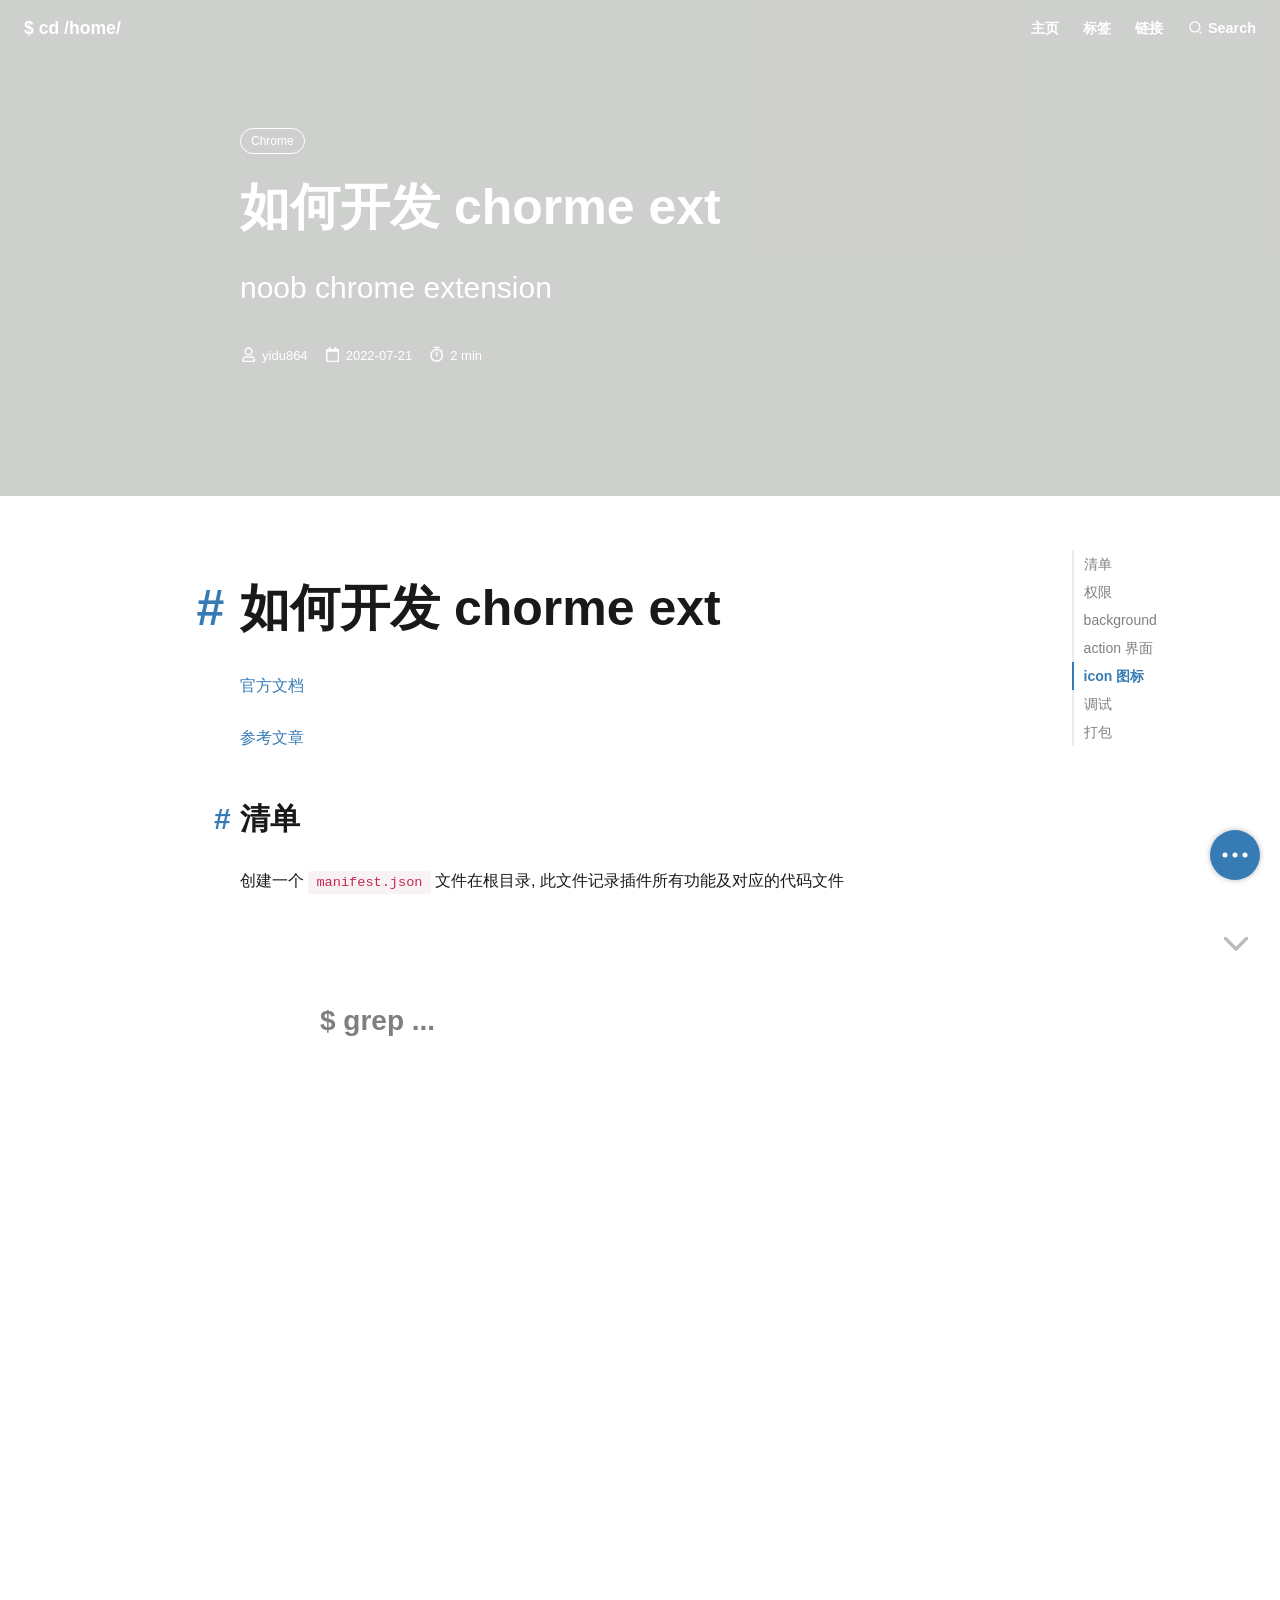
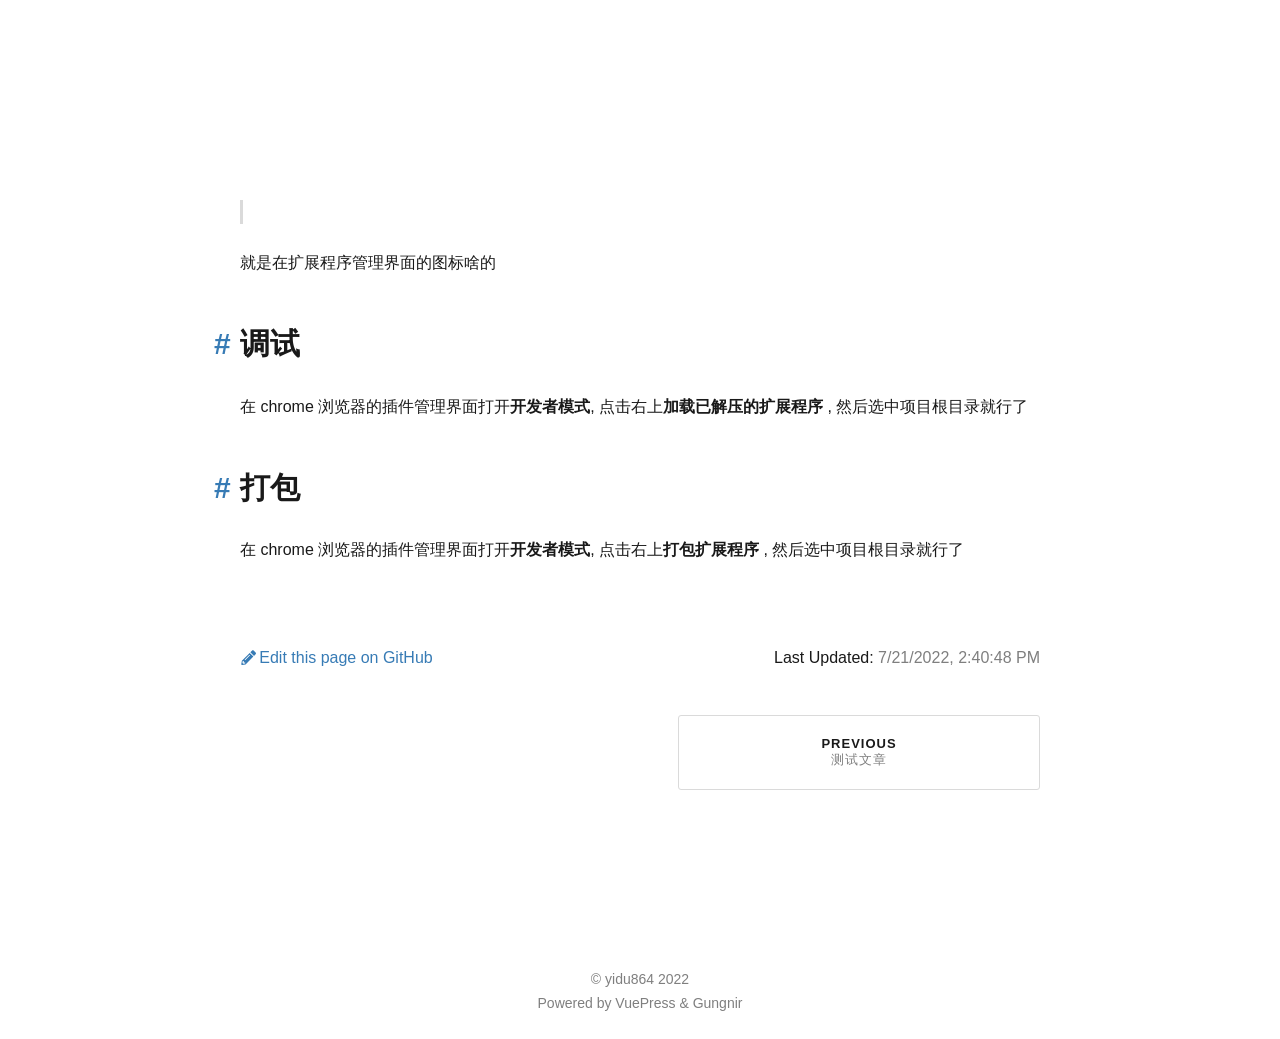
<file: post/2022/07/21/chrome扩展简单入门/index.html>
<!DOCTYPE html>
<html lang="zh-CN">
  <head>
    <meta charset="utf-8">
    <meta name="viewport" content="width=device-width,initial-scale=1">
    <meta name="generator" content="VuePress 2.0.0-beta.36">
    <style>
      :root {
        --c-bg: #fff;
      }
      html.dark {
        --c-bg: #22272e;
      }
      html, body {
        background-color: var(--c-bg);
      }
    </style>
    <script>
      const userMode = localStorage.getItem('vuepress-color-scheme');
			const systemDarkMode = window.matchMedia && window.matchMedia('(prefers-color-scheme: dark)').matches;
			if (userMode === 'dark' || (userMode !== 'light' && systemDarkMode)) {
				document.documentElement.classList.toggle('dark', true);
			}
    </script>
    <link rel="icon" type="image/png" sizes="16x16" href="/imgs/logo/favicon-16x16.png"><link rel="icon" type="image/png" sizes="32x32" href="/imgs/logo/favicon-32x32.png"><meta name="application-name" content="Xiaohan Zou"><meta name="apple-mobile-web-app-title" content="Xiaohan Zou"><meta name="apple-mobile-web-app-status-bar-style" content="black"><link rel="apple-touch-icon" href="/images/icons/apple-touch-icon.png"><meta name="theme-color" content="#377bb5"><meta name="msapplication-TileColor" content="#377bb5"><title>如何开发 chorme ext | yidu864's log</title><meta name="description" content="yidu864's log">
    <link rel="modulepreload" href="/assets/app.2cd5cf97.js"><link rel="modulepreload" href="/assets/index.html.958ed369.js"><link rel="modulepreload" href="/assets/index.html.15e3a85f.js">
    <link rel="stylesheet" href="/assets/style.e521cf56.css">
  </head>
  <body>
    <div id="app"><!--[--><div class="theme-container no-sidebar"><!--[--><header ref_key="navbar" class="navbar invert"><span><a href="/" class=""><span class="site-name">$ cd /home/</span></a></span><div class="navbar-items-wrapper" style=""><!--[--><!--]--><nav class="navbar-items can-hide"><!--[--><div class="navbar-item"><a href="/" class="" aria-label="主页"><!--[--><!--]--><!----><span>主页</span><!--[--><!--]--></a></div><div class="navbar-item"><a href="/tags/" class="" aria-label="标签"><!--[--><!--]--><!----><span>标签</span><!--[--><!--]--></a></div><div class="navbar-item"><a href="/links/" class="" aria-label="链接"><!--[--><!--]--><!----><span>链接</span><!--[--><!--]--></a></div><!--]--><div class="navbar-item"><a style="cursor:pointer;"><span class="nav-icon"><svg class="ov-icon" style="font-size:1.2em;" aria-hidden="true" width="19.2" height="19.2" viewbox="0 0 24 24" fill="currentColor"><path fill="none" d="M0 0h24v24H0z"/><path d="M11 2c4.968 0 9 4.032 9 9s-4.032 9-9 9-9-4.032-9-9 4.032-9 9-9zm0 16c3.867 0 7-3.133 7-7 0-3.868-3.133-7-7-7-3.868 0-7 3.132-7 7 0 3.867 3.132 7 7 7zm8.485.071l2.829 2.828-1.415 1.415-2.828-2.829 1.414-1.414z"/></svg></span><span>Search</span></a></div></nav><!--[--><!--]--><!----></div></header><!--]--><div class="sidebar-mask"></div><!--[--><aside class="sidebar"><nav class="navbar-items"><!--[--><div class="navbar-item"><a href="/" class="" aria-label="主页"><!--[--><!--]--><!----><span>主页</span><!--[--><!--]--></a></div><div class="navbar-item"><a href="/tags/" class="" aria-label="标签"><!--[--><!--]--><!----><span>标签</span><!--[--><!--]--></a></div><div class="navbar-item"><a href="/links/" class="" aria-label="链接"><!--[--><!--]--><!----><span>链接</span><!--[--><!--]--></a></div><!--]--><div class="navbar-item"><a style="cursor:pointer;"><span class="nav-icon"><svg class="ov-icon" style="font-size:1.2em;" aria-hidden="true" width="19.2" height="19.2" viewbox="0 0 24 24" fill="currentColor"><path fill="none" d="M0 0h24v24H0z"/><path d="M11 2c4.968 0 9 4.032 9 9s-4.032 9-9 9-9-4.032-9-9 4.032-9 9-9zm0 16c3.867 0 7-3.133 7-7 0-3.868-3.133-7-7-7-3.868 0-7 3.132-7 7 0 3.867 3.132 7 7 7zm8.485.071l2.829 2.828-1.415 1.415-2.828-2.829 1.414-1.414z"/></svg></span><span>Search</span></a></div></nav><!--[--><!--]--><!----><!--[--><!--]--></aside><!--]--><div class="page-content"><!--[--><div class="post-wrapper show-catalog"><div class="article-header use-image post-header" style="background-image:url(https://i.pixiv.cat/img-original/img/2022/07/19/00/00/24/99827942_p0.jpg);"><div class="article-header-mask" style="background:rgb(14, 21, 5, .2);"></div><div class="article-header-content"><div class="article-tags"><!--[--><span class="article-tag">Chrome</span><!--]--></div><h1 class="article-title">如何开发 chorme ext</h1><p class="article-subtitle">noob chrome extension</p><div class="article-icons"><div class="article-icon"><svg class="ov-icon" style="font-size:1.08em;" aria-hidden="true" width="17.28" height="17.28" viewbox="-75.52 -43.52 599.04 599.04" fill="currentColor"><path d="M313.6 304c-28.7 0-42.5 16-89.6 16-47.1 0-60.8-16-89.6-16C60.2 304 0 364.2 0 438.4V464c0 26.5 21.5 48 48 48h352c26.5 0 48-21.5 48-48v-25.6c0-74.2-60.2-134.4-134.4-134.4zM400 464H48v-25.6c0-47.6 38.8-86.4 86.4-86.4 14.6 0 38.3 16 89.6 16 51.7 0 74.9-16 89.6-16 47.6 0 86.4 38.8 86.4 86.4V464zM224 288c79.5 0 144-64.5 144-144S303.5 0 224 0 80 64.5 80 144s64.5 144 144 144zm0-240c52.9 0 96 43.1 96 96s-43.1 96-96 96-96-43.1-96-96 43.1-96 96-96z"/></svg><span>yidu864</span></div><div class="article-icon"><svg class="ov-icon" style="font-size:1.08em;" aria-hidden="true" width="17.28" height="17.28" viewbox="-75.52 -43.52 599.04 599.04" fill="currentColor"><path d="M400 64h-48V12c0-6.6-5.4-12-12-12h-40c-6.6 0-12 5.4-12 12v52H160V12c0-6.6-5.4-12-12-12h-40c-6.6 0-12 5.4-12 12v52H48C21.5 64 0 85.5 0 112v352c0 26.5 21.5 48 48 48h352c26.5 0 48-21.5 48-48V112c0-26.5-21.5-48-48-48zm-6 400H54c-3.3 0-6-2.7-6-6V160h352v298c0 3.3-2.7 6-6 6z"/></svg><span>2022-07-21</span></div><div class="article-icon"><svg class="ov-icon" style="font-size:1.08em;" aria-hidden="true" width="17.28" height="17.28" viewbox="0 0 24 24" fill="currentColor"><path fill="none" d="M0 0h24v24H0z"/><path d="M17.618 5.968l1.453-1.453 1.414 1.414-1.453 1.453a9 9 0 11-1.414-1.414zM12 20a7 7 0 100-14 7 7 0 000 14zM11 8h2v6h-2V8zM8 1h8v2H8V1z"/></svg><span>2 min</span></div></div></div></div><main class="page post-content"><!--[--><!--]--><div class="theme-gungnir-content"><!--[--><h1 id="如何开发-chorme-ext" tabindex="-1"><a class="header-anchor" href="#如何开发-chorme-ext" aria-hidden="true">#</a> 如何开发 chorme ext</h1><p><a href="https://developer.chrome.com/docs/extensions/mv3/getstarted/" target="_blank" rel="noopener noreferrer">官方文档</a></p><p><a href="https://www.cnblogs.com/liuxianan/p/chrome-plugin-develop.html" target="_blank" rel="noopener noreferrer">参考文章</a></p><h2 id="清单" tabindex="-1"><a class="header-anchor" href="#清单" aria-hidden="true">#</a> 清单</h2><p>创建一个 <code>manifest.json</code> 文件在根目录, 此文件记录插件所有功能及对应的代码文件</p><h2 id="权限" tabindex="-1"><a class="header-anchor" href="#权限" aria-hidden="true">#</a> 权限</h2><blockquote><p>对应 manifest.json 字段 <code>permission</code></p></blockquote><p>在脚本中使用到的权限需要显示声明</p><h2 id="background" tabindex="-1"><a class="header-anchor" href="#background" aria-hidden="true">#</a> background</h2><blockquote><p>对应 minifest.json 字段 <code>background</code></p></blockquote><p>对应一组脚本, 负责背后的代码操作, 类似 存储,全局公用包等等等</p><h2 id="action-界面" tabindex="-1"><a class="header-anchor" href="#action-界面" aria-hidden="true">#</a> action 界面</h2><p><code>action.default_popup</code> 点击扩展栏的对应图标的弹出框(html)</p><p><code>action.default_icon</code> 扩展栏的图标</p><p>html 就是个完整的页面</p><h2 id="icon-图标" tabindex="-1"><a class="header-anchor" href="#icon-图标" aria-hidden="true">#</a> icon 图标</h2><blockquote><p>对应 minifest.json 字段 <code>icon</code></p></blockquote><p>就是在扩展程序管理界面的图标啥的</p><h2 id="调试" tabindex="-1"><a class="header-anchor" href="#调试" aria-hidden="true">#</a> 调试</h2><p>在 chrome 浏览器的插件管理界面打开<strong>开发者模式</strong>, 点击右上<strong>加载已解压的扩展程序</strong> , 然后选中项目根目录就行了</p><h2 id="打包" tabindex="-1"><a class="header-anchor" href="#打包" aria-hidden="true">#</a> 打包</h2><p>在 chrome 浏览器的插件管理界面打开<strong>开发者模式</strong>, 点击右上<strong>打包扩展程序</strong> , 然后选中项目根目录就行了</p><!--]--></div><footer class="page-meta"><div class="meta-item edit-link"><svg class="ov-icon" style="font-size:1.08em;" aria-hidden="true" width="17.28" height="17.28" viewbox="-43.52 -43.52 599.04 599.04" fill="currentColor"><path d="M497.9 142.1l-46.1 46.1c-4.7 4.7-12.3 4.7-17 0l-111-111c-4.7-4.7-4.7-12.3 0-17l46.1-46.1c18.7-18.7 49.1-18.7 67.9 0l60.1 60.1c18.8 18.7 18.8 49.1 0 67.9zM284.2 99.8L21.6 362.4.4 483.9c-2.9 16.4 11.4 30.6 27.8 27.8l121.5-21.3 262.6-262.6c4.7-4.7 4.7-12.3 0-17l-111-111c-4.8-4.7-12.4-4.7-17.1 0zM124.1 339.9c-5.5-5.5-5.5-14.3 0-19.8l154-154c5.5-5.5 14.3-5.5 19.8 0s5.5 14.3 0 19.8l-154 154c-5.5 5.5-14.3 5.5-19.8 0zM88 424h48v36.3l-64.5 11.3-31.1-31.1L51.7 376H88v48z"/></svg><a class="external-link meta-item-label" href="https://github.com/yidu864/blog/edit/main/docs/posts/2022-07-21-chrome扩展简单入门.md" rel="noopener noreferrer" target="_blank" aria-label="Edit this page on GitHub"><!--[--><!--]--><!----><span>Edit this page on GitHub</span><!--[--><!--]--></a></div><div class="meta-item last-updated"><span class="meta-item-label">Last Updated: </span><!----></div><!----></footer><!----><!--[--><!--]--><!----></main><ul class="catalog" style="top:0px;"><li class="level-2 toc-link-清单">清单</li><li class="level-2 toc-link-权限">权限</li><li class="level-2 toc-link-background">background</li><li class="level-2 toc-link-action-界面">action 界面</li><li class="level-2 toc-link-icon-图标">icon 图标</li><li class="level-2 toc-link-调试">调试</li><li class="level-2 toc-link-打包">打包</li></ul></div><!--]--></div><div class="search-page" role="search"><span class="search-close"><svg xmlns="http://www.w3.org/2000/svg" viewbox="0 0 448 512" width="28" height="28" fill="currentColor"><path d="M224 416c-8.188 0-16.38-3.125-22.62-9.375l-192-192c-12.5-12.5-12.5-32.75 0-45.25s32.75-12.5 45.25 0L224 338.8l169.4-169.4c12.5-12.5 32.75-12.5 45.25 0s12.5 32.75 0 45.25l-192 192C240.4 412.9 232.2 416 224 416z"></path></svg></span><div class="gungnir-search-box"><input placeholder="$ grep ..." autocomplete="off" spellcheck="false" value><!----></div></div><div class="menu-btn-container"><div class="menu-btn-wrapper"><div class="menu-btn"><div style="" class="menu-btn-icon"><span></span><span></span><span></span></div><div style="display:none;" class="menu-text">0</div><svg class="menu-progress"><circle class="menu-border" cx="50%" cy="50%" r="48%" style="stroke-dasharray:0% 314.15926%;"></circle></svg></div><div class="menu-btn-child-wrapper"><div class="toggle-dark-button menu-btn-child" title="toggle dark mode"><svg class="ov-icon" style="font-size:1.2em;display:none;" aria-hidden="true" width="19.2" height="19.2" viewbox="-43.52 -43.52 599.04 599.04" fill="currentColor"><path d="M256 160c-52.9 0-96 43.1-96 96s43.1 96 96 96 96-43.1 96-96-43.1-96-96-96zm246.4 80.5l-94.7-47.3 33.5-100.4c4.5-13.6-8.4-26.5-21.9-21.9l-100.4 33.5-47.4-94.8c-6.4-12.8-24.6-12.8-31 0l-47.3 94.7L92.7 70.8c-13.6-4.5-26.5 8.4-21.9 21.9l33.5 100.4-94.7 47.4c-12.8 6.4-12.8 24.6 0 31l94.7 47.3-33.5 100.5c-4.5 13.6 8.4 26.5 21.9 21.9l100.4-33.5 47.3 94.7c6.4 12.8 24.6 12.8 31 0l47.3-94.7 100.4 33.5c13.6 4.5 26.5-8.4 21.9-21.9l-33.5-100.4 94.7-47.3c13-6.5 13-24.7.2-31.1zm-155.9 106c-49.9 49.9-131.1 49.9-181 0-49.9-49.9-49.9-131.1 0-181 49.9-49.9 131.1-49.9 181 0 49.9 49.9 49.9 131.1 0 181z"/></svg><svg class="ov-icon" style="font-size:1.2em;display:none;" aria-hidden="true" width="19.2" height="19.2" viewbox="-43.52 -43.52 599.04 599.04" fill="currentColor"><path d="M283.211 512c78.962 0 151.079-35.925 198.857-94.792 7.068-8.708-.639-21.43-11.562-19.35-124.203 23.654-238.262-71.576-238.262-196.954 0-72.222 38.662-138.635 101.498-174.394 9.686-5.512 7.25-20.197-3.756-22.23A258.156 258.156 0 00283.211 0c-141.309 0-256 114.511-256 256 0 141.309 114.511 256 256 256z"/></svg><svg class="ov-icon" style="font-size:1.2em;" aria-hidden="true" width="19.2" height="19.2" viewbox="-43.52 -43.52 599.04 599.04" fill="currentColor"><path d="M224 96l16-32 32-16-32-16-16-32-16 32-32 16 32 16 16 32zM80 160l26.66-53.33L160 80l-53.34-26.67L80 0 53.34 53.33 0 80l53.34 26.67L80 160zm352 128l-26.66 53.33L352 368l53.34 26.67L432 448l26.66-53.33L512 368l-53.34-26.67L432 288zm70.62-193.77L417.77 9.38C411.53 3.12 403.34 0 395.15 0c-8.19 0-16.38 3.12-22.63 9.38L9.38 372.52c-12.5 12.5-12.5 32.76 0 45.25l84.85 84.85c6.25 6.25 14.44 9.37 22.62 9.37 8.19 0 16.38-3.12 22.63-9.37l363.14-363.15c12.5-12.48 12.5-32.75 0-45.24zM359.45 203.46l-50.91-50.91 86.6-86.6 50.91 50.91-86.6 86.6z"/></svg></div><div class="menu-btn-child"><svg class="ov-icon" style="font-size:1.7999999999999998em;" aria-hidden="true" width="28.799999999999997" height="28.799999999999997" viewbox="-75.52 -43.52 599.04 599.04" fill="currentColor"><path d="M207.029 381.476L12.686 187.132c-9.373-9.373-9.373-24.569 0-33.941l22.667-22.667c9.357-9.357 24.522-9.375 33.901-.04L224 284.505l154.745-154.021c9.379-9.335 24.544-9.317 33.901.04l22.667 22.667c9.373 9.373 9.373 24.569 0 33.941L240.971 381.476c-9.373 9.372-24.569 9.372-33.942 0z"/></svg></div><div class="menu-btn-child"><svg class="ov-icon" style="font-size:1.2em;" aria-hidden="true" width="19.2" height="19.2" viewbox="-75.52 -43.52 599.04 599.04" fill="currentColor"><path d="M240.971 130.524l194.343 194.343c9.373 9.373 9.373 24.569 0 33.941l-22.667 22.667c-9.357 9.357-24.522 9.375-33.901.04L224 227.495 69.255 381.516c-9.379 9.335-24.544 9.317-33.901-.04l-22.667-22.667c-9.373-9.373-9.373-24.569 0-33.941L207.03 130.525c9.372-9.373 24.568-9.373 33.941-.001z"/></svg></div><div class="menu-btn-child menu-toc-btn"><svg class="ov-icon" style="font-size:1.2em;" aria-hidden="true" width="19.2" height="19.2" viewbox="-43.52 -43.52 599.04 599.04" fill="currentColor"><path d="M48 48a48 48 0 1048 48 48 48 0 00-48-48zm0 160a48 48 0 1048 48 48 48 0 00-48-48zm0 160a48 48 0 1048 48 48 48 0 00-48-48zm448 16H176a16 16 0 00-16 16v32a16 16 0 0016 16h320a16 16 0 0016-16v-32a16 16 0 00-16-16zm0-320H176a16 16 0 00-16 16v32a16 16 0 0016 16h320a16 16 0 0016-16V80a16 16 0 00-16-16zm0 160H176a16 16 0 00-16 16v32a16 16 0 0016 16h320a16 16 0 0016-16v-32a16 16 0 00-16-16z"/></svg></div><div class="toggle-sidebar-button menu-btn-child menu-btn-sidebar" title="toggle sidebar" aria-expanded="false" role="button" tabindex="0"><svg class="ov-icon" style="font-size:1.2em;" aria-hidden="true" width="19.2" height="19.2" viewbox="-1.6 -1.6 19.2 19.2" fill="currentColor"><path d="M14 2a1 1 0 011 1v10a1 1 0 01-1 1H2a1 1 0 01-1-1V3a1 1 0 011-1h12zM2 1a2 2 0 00-2 2v10a2 2 0 002 2h12a2 2 0 002-2V3a2 2 0 00-2-2H2z"/><path d="M3 4a1 1 0 011-1h2a1 1 0 011 1v8a1 1 0 01-1 1H4a1 1 0 01-1-1V4z"/></svg></div></div></div></div><footer class="footer"><span>
      &copy; <a href="https://github.com/yidu864" target="_blank">yidu864</a>  2022
      <br>
      Powered by <a href="https://v2.vuepress.vuejs.org" target="_blank">VuePress</a> &
      <a href="https://github.com/Renovamen/vuepress-theme-gungnir" target="_blank">Gungnir</a>
    </span></footer></div><!----><!--]--></div>
    <script type="module" src="/assets/app.2cd5cf97.js" defer></script>
  </body>
</html>
</file>
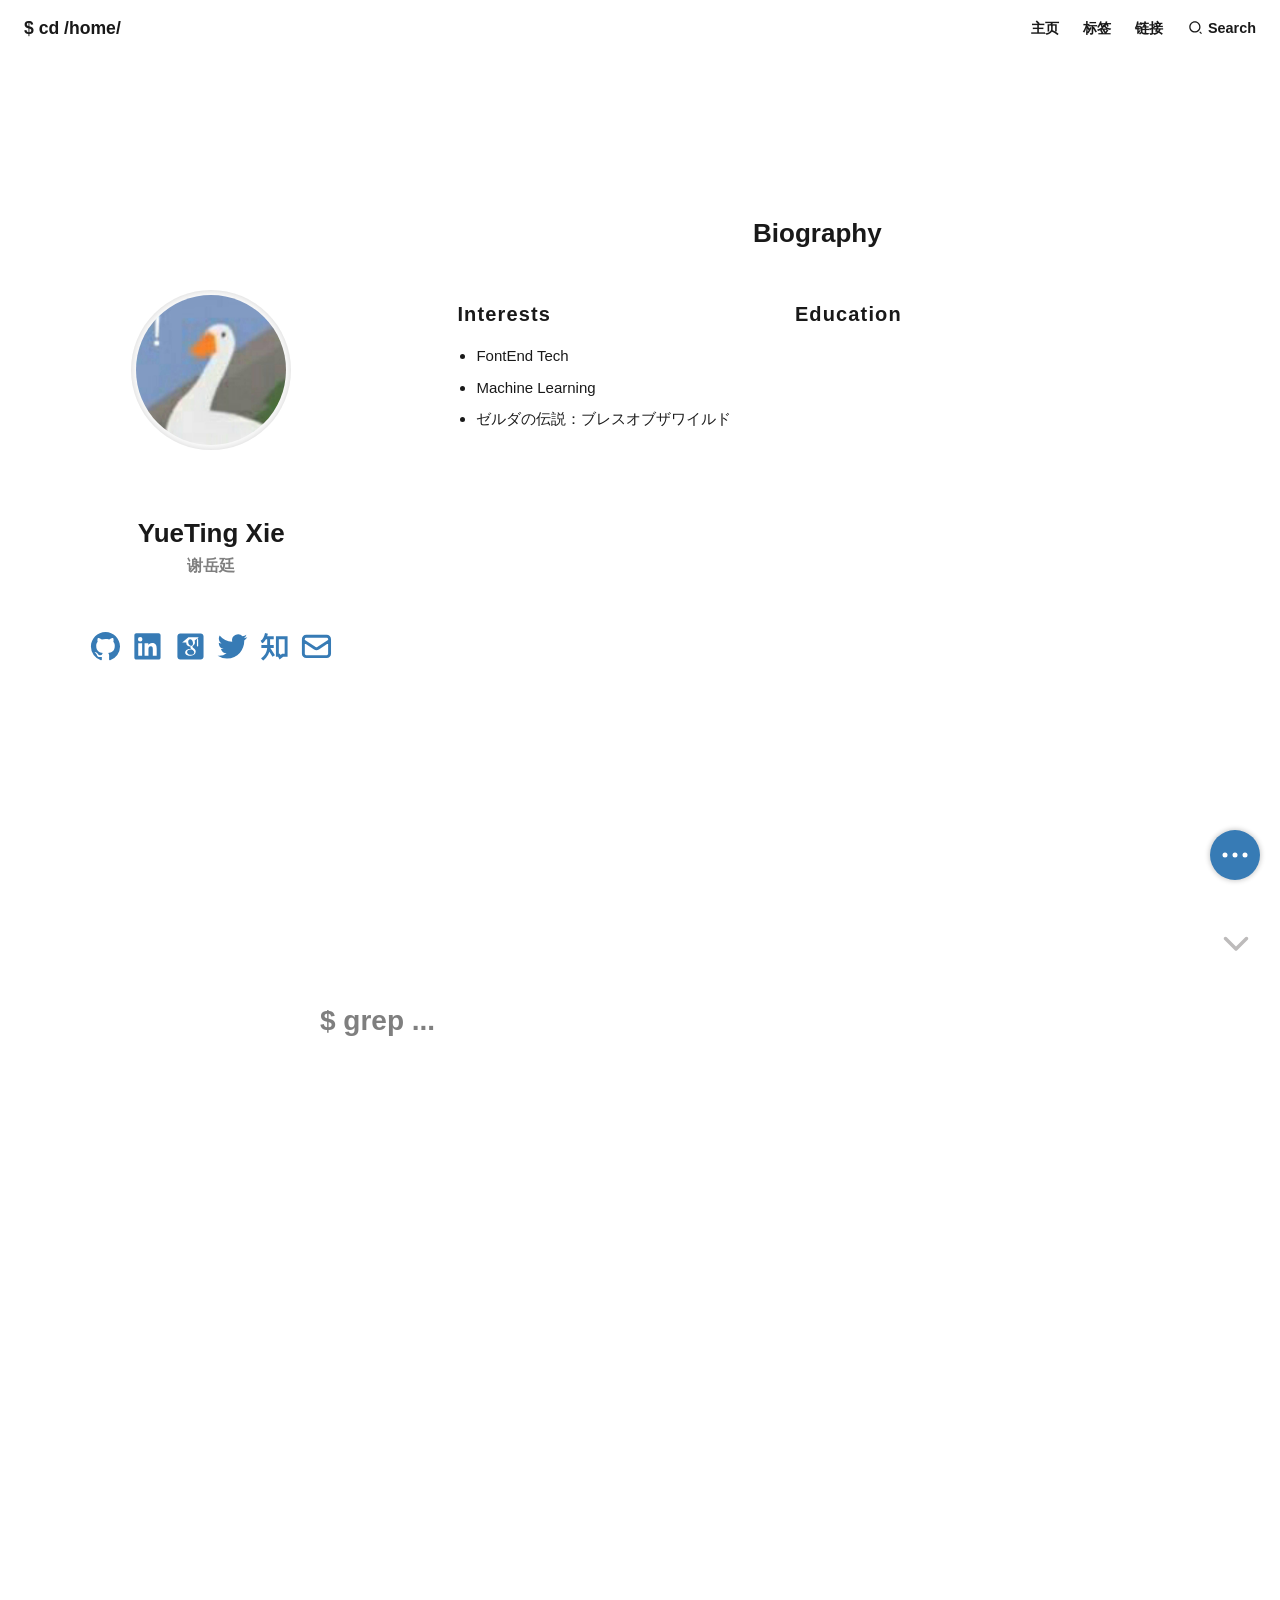
<file: about/readme-1.html>
<!DOCTYPE html>
<html lang="zh-CN">
  <head>
    <meta charset="utf-8">
    <meta name="viewport" content="width=device-width,initial-scale=1">
    <meta name="generator" content="VuePress 2.0.0-beta.36">
    <style>
      :root {
        --c-bg: #fff;
      }
      html.dark {
        --c-bg: #22272e;
      }
      html, body {
        background-color: var(--c-bg);
      }
    </style>
    <script>
      const userMode = localStorage.getItem('vuepress-color-scheme');
			const systemDarkMode = window.matchMedia && window.matchMedia('(prefers-color-scheme: dark)').matches;
			if (userMode === 'dark' || (userMode !== 'light' && systemDarkMode)) {
				document.documentElement.classList.toggle('dark', true);
			}
    </script>
    <link rel="icon" type="image/png" sizes="16x16" href="/imgs/logo/favicon-16x16.png"><link rel="icon" type="image/png" sizes="32x32" href="/imgs/logo/favicon-32x32.png"><meta name="application-name" content="Xiaohan Zou"><meta name="apple-mobile-web-app-title" content="Xiaohan Zou"><meta name="apple-mobile-web-app-status-bar-style" content="black"><link rel="apple-touch-icon" href="/images/icons/apple-touch-icon.png"><meta name="theme-color" content="#377bb5"><meta name="msapplication-TileColor" content="#377bb5"><title>About | yidu864's log</title><meta name="description" content="yidu864's log">
    <link rel="modulepreload" href="/assets/app.2cd5cf97.js"><link rel="modulepreload" href="/assets/readme-1.html.8bd322e9.js"><link rel="modulepreload" href="/assets/readme-1.html.f8bfded9.js">
    <link rel="stylesheet" href="/assets/style.e521cf56.css">
  </head>
  <body>
    <div id="app"><!--[--><div class="theme-container no-sidebar" data-v-6d003b74><!--[--><header ref_key="navbar" class="navbar invert"><span><a href="/" class=""><span class="site-name">$ cd /home/</span></a></span><div class="navbar-items-wrapper" style=""><!--[--><!--]--><nav class="navbar-items can-hide"><!--[--><div class="navbar-item"><a href="/" class="" aria-label="主页"><!--[--><!--]--><!----><span>主页</span><!--[--><!--]--></a></div><div class="navbar-item"><a href="/tags/" class="" aria-label="标签"><!--[--><!--]--><!----><span>标签</span><!--[--><!--]--></a></div><div class="navbar-item"><a href="/links/" class="" aria-label="链接"><!--[--><!--]--><!----><span>链接</span><!--[--><!--]--></a></div><!--]--><div class="navbar-item"><a style="cursor:pointer;"><span class="nav-icon"><svg class="ov-icon" style="font-size:1.2em;" aria-hidden="true" width="19.2" height="19.2" viewbox="0 0 24 24" fill="currentColor"><path fill="none" d="M0 0h24v24H0z"/><path d="M11 2c4.968 0 9 4.032 9 9s-4.032 9-9 9-9-4.032-9-9 4.032-9 9-9zm0 16c3.867 0 7-3.133 7-7 0-3.868-3.133-7-7-7-3.868 0-7 3.132-7 7 0 3.867 3.132 7 7 7zm8.485.071l2.829 2.828-1.415 1.415-2.828-2.829 1.414-1.414z"/></svg></span><span>Search</span></a></div></nav><!--[--><!--]--><!----></div></header><!--]--><div class="sidebar-mask"></div><!--[--><aside class="sidebar"><nav class="navbar-items"><!--[--><div class="navbar-item"><a href="/" class="" aria-label="主页"><!--[--><!--]--><!----><span>主页</span><!--[--><!--]--></a></div><div class="navbar-item"><a href="/tags/" class="" aria-label="标签"><!--[--><!--]--><!----><span>标签</span><!--[--><!--]--></a></div><div class="navbar-item"><a href="/links/" class="" aria-label="链接"><!--[--><!--]--><!----><span>链接</span><!--[--><!--]--></a></div><!--]--><div class="navbar-item"><a style="cursor:pointer;"><span class="nav-icon"><svg class="ov-icon" style="font-size:1.2em;" aria-hidden="true" width="19.2" height="19.2" viewbox="0 0 24 24" fill="currentColor"><path fill="none" d="M0 0h24v24H0z"/><path d="M11 2c4.968 0 9 4.032 9 9s-4.032 9-9 9-9-4.032-9-9 4.032-9 9-9zm0 16c3.867 0 7-3.133 7-7 0-3.868-3.133-7-7-7-3.868 0-7 3.132-7 7 0 3.867 3.132 7 7 7zm8.485.071l2.829 2.828-1.415 1.415-2.828-2.829 1.414-1.414z"/></svg></span><span>Search</span></a></div></nav><!--[--><!--]--><!----><!--[--><!--]--></aside><!--]--><div class="page-content"><!--[--><div class="about-wrapper" data-v-6d003b74><div class="profile" data-v-6d003b74><div class="profile__content" data-v-6d003b74><div class="profile__basic" data-v-6d003b74><img class="avatar" src="/imgs/avatar.jpg" data-v-6d003b74><h2 class="title" data-v-6d003b74>YueTing Xie</h2><p class="subname" data-v-6d003b74>谢岳廷</p><div class="sns" data-v-6d003b74><!--[--><div class="sns__item" data-v-6d003b74><a target="_blank" href="https://github.com/Renovamen" data-v-6d003b74><svg class="ov-icon" style="font-size:2.184em;" aria-hidden="true" width="34.944" height="34.944" viewbox="0 0 24 24" fill="currentColor" data-v-6d003b74><path fill="none" d="M0 0h24v24H0z"/><path d="M12 2C6.475 2 2 6.475 2 12a9.994 9.994 0 006.838 9.488c.5.087.687-.213.687-.476 0-.237-.013-1.024-.013-1.862-2.512.463-3.162-.612-3.362-1.175-.113-.288-.6-1.175-1.025-1.413-.35-.187-.85-.65-.013-.662.788-.013 1.35.725 1.538 1.025.9 1.512 2.338 1.087 2.912.825.088-.65.35-1.087.638-1.337-2.225-.25-4.55-1.113-4.55-4.938 0-1.088.387-1.987 1.025-2.688-.1-.25-.45-1.275.1-2.65 0 0 .837-.262 2.75 1.026a9.28 9.28 0 012.5-.338c.85 0 1.7.112 2.5.337 1.912-1.3 2.75-1.024 2.75-1.024.55 1.375.2 2.4.1 2.65.637.7 1.025 1.587 1.025 2.687 0 3.838-2.337 4.688-4.562 4.938.362.312.675.912.675 1.85 0 1.337-.013 2.412-.013 2.75 0 .262.188.574.688.474A10.016 10.016 0 0022 12c0-5.525-4.475-10-10-10z"/></svg></a></div><div class="sns__item" data-v-6d003b74><a target="_blank" href="https://www.linkedin.com/in/xiaohan-zou" data-v-6d003b74><svg class="ov-icon" style="font-size:2.184em;" aria-hidden="true" width="34.944" height="34.944" viewbox="0 0 24 24" fill="currentColor" data-v-6d003b74><path fill="none" d="M0 0h24v24H0z"/><path d="M18.335 18.339H15.67v-4.177c0-.996-.02-2.278-1.39-2.278-1.389 0-1.601 1.084-1.601 2.205v4.25h-2.666V9.75h2.56v1.17h.035c.358-.674 1.228-1.387 2.528-1.387 2.7 0 3.2 1.778 3.2 4.091v4.715zM7.003 8.575a1.546 1.546 0 01-1.548-1.549 1.548 1.548 0 111.547 1.549zm1.336 9.764H5.666V9.75H8.34v8.589zM19.67 3H4.329C3.593 3 3 3.58 3 4.297v15.406C3 20.42 3.594 21 4.328 21h15.338C20.4 21 21 20.42 21 19.703V4.297C21 3.58 20.4 3 19.666 3h.003z"/></svg></a></div><div class="sns__item" data-v-6d003b74><a target="_blank" href="https://scholar.google.com/citations?user=RuW6xgMAAAAJ" data-v-6d003b74><svg class="ov-icon" style="font-size:2.184em;" aria-hidden="true" width="34.944" height="34.944" viewbox="-75.52 -43.52 599.04 599.04" fill="currentColor" data-v-6d003b74><path d="M48 32C21.5 32 0 53.5 0 80v352c0 26.5 21.5 48 48 48h352c26.5 0 48-21.5 48-48V80c0-26.5-21.5-48-48-48H48zm140.695 64h178.24l-16.47 12.86v22.693c6.116.785 5.469 4.46 5.469 8.857v107.223c0 4.965-4.062 9.03-9.028 9.03h-3.324c-4.966 0-9.03-4.065-9.03-9.03V140.41c0-4.408-.64-8.086 5.522-8.861v-14.266l-47.424 38.893c.548 1.016 1.068 1.667 1.563 2.52 4.167 7.377 6.289 16.548 6.289 27.76 0 8.592-1.432 16.314-4.336 23.13-2.89 6.817-6.407 12.384-10.508 16.674-4.101 4.304-8.215 8.236-12.33 11.777-4.113 3.548-7.629 7.247-10.508 11.088-2.901 3.828-4.347 7.787-4.347 11.889 0 4.108 1.876 8.28 5.613 12.486 3.724 4.219 8.305 8.306 13.723 12.344 5.429 4.01 10.846 8.463 16.263 13.306 5.43 4.836 9.987 11.061 13.711 18.621 3.75 7.586 5.625 15.938 5.625 25.118 0 12.109-3.087 23.046-9.246 32.779-6.172 9.693-14.219 17.429-24.101 23.1-9.91 5.709-20.508 10.006-31.809 12.91-11.328 2.877-22.565 4.322-33.79 4.322-7.083 0-14.232-.548-21.421-1.666-7.212-1.12-14.438-3.098-21.717-5.885-7.291-2.806-13.75-6.25-19.35-10.39-5.611-4.095-10.13-9.382-13.593-15.82-3.464-6.44-5.184-13.68-5.184-21.72 0-9.538 2.657-18.385 7.983-26.634 5.325-8.19 12.382-15.026 21.158-20.442 15.313-9.525 39.336-15.41 72.031-17.636-7.473-9.343-11.223-18.14-11.223-26.37 0-4.682 1.222-9.7 3.645-15.117a86.788 86.788 0 01-12.031.854c-17.563 0-32.396-5.71-44.44-17.207-12.044-11.479-18.058-25.846-18.058-43.217 0-1.816.052-3.419.181-5.19H81.064L188.695 96zm31.38 38.334c-11.2 0-19.793 4.029-25.782 12.07-5.988 8.02-8.984 17.735-8.984 29.147 0 9.72 1.64 19.616 4.921 29.707 3.269 10.085 8.622 19.09 16.122 27.025 7.473 7.956 16.171 11.926 26.054 11.926 11.016 0 19.623-3.69 25.795-11.072 6.145-7.37 9.23-16.674 9.23-27.88 0-9.544-1.626-19.536-4.894-29.986-3.256-10.462-8.685-19.902-16.264-28.306-7.552-8.432-16.303-12.631-26.199-12.631zm18.517 172.08c-8.035 0-15.94.712-23.7 2.13-7.76 1.38-15.416 3.71-22.968 6.999-7.579 3.27-13.698 8.075-18.36 14.43-4.687 6.346-7.02 13.821-7.02 22.422 0 8.195 2.06 15.506 6.175 21.873 4.102 6.327 9.518 11.284 16.25 14.832 6.732 3.554 13.789 6.236 21.158 8 7.383 1.751 14.897 2.664 22.553 2.664 15.142 0 28.175-3.411 39.113-10.229 10.91-6.816 16.38-17.342 16.38-31.549 0-2.988-.416-5.932-1.237-8.802-.86-2.904-1.704-5.39-2.538-7.454-.833-2.025-2.421-4.467-4.765-7.279a368.29 368.29 0 00-5.315-6.289c-1.224-1.432-3.512-3.477-6.886-6.18-3.345-2.713-5.48-4.405-6.432-5.03h-.002c-.938-.658-3.372-2.436-7.291-5.321-3.919-2.911-6.066-4.454-6.445-4.637-2.058-.37-4.946-.58-8.67-.58z"/></svg></a></div><div class="sns__item" data-v-6d003b74><a target="_blank" href="https://www.twitter.com/renovamen_zxh" data-v-6d003b74><svg class="ov-icon" style="font-size:2.184em;" aria-hidden="true" width="34.944" height="34.944" viewbox="0 0 24 24" fill="currentColor" data-v-6d003b74><path fill="none" d="M0 0h24v24H0z"/><path d="M22.162 5.656a8.384 8.384 0 01-2.402.658A4.196 4.196 0 0021.6 4c-.82.488-1.719.83-2.656 1.015a4.182 4.182 0 00-7.126 3.814 11.874 11.874 0 01-8.62-4.37 4.168 4.168 0 00-.566 2.103c0 1.45.738 2.731 1.86 3.481a4.168 4.168 0 01-1.894-.523v.052a4.185 4.185 0 003.355 4.101 4.21 4.21 0 01-1.89.072A4.185 4.185 0 007.97 16.65a8.394 8.394 0 01-6.191 1.732 11.83 11.83 0 006.41 1.88c7.693 0 11.9-6.373 11.9-11.9 0-.18-.005-.362-.013-.54a8.496 8.496 0 002.087-2.165z"/></svg></a></div><div class="sns__item" data-v-6d003b74><a target="_blank" href="https://www.zhihu.com/people/chao-neng-gui-su" data-v-6d003b74><svg class="ov-icon" style="font-size:2.184em;" aria-hidden="true" width="34.944" height="34.944" viewbox="0 0 24 24" fill="currentColor" data-v-6d003b74><path fill="none" d="M0 0h24v24H0z"/><path d="M12.344 17.963l-1.688 1.074-2.131-3.35c-.44 1.402-1.172 2.665-2.139 3.825-.402.483-.82.918-1.301 1.375-.155.147-.775.717-.878.82l-1.414-1.414c.139-.139.787-.735.915-.856.43-.408.795-.79 1.142-1.206 1.266-1.518 2.03-3.21 2.137-5.231H3v-2h4V7h-.868c-.689 1.266-1.558 2.222-2.618 2.857L2.486 8.143c1.395-.838 2.425-2.604 3.038-5.36l1.952.434c-.14.633-.303 1.227-.489 1.783H11.5v2H9v4h2.5v2H9.185l3.159 4.963zm3.838-.07L17.298 17H19V7h-4v10h.736l.446.893zM13 5h8v14h-3l-2.5 2-1-2H13V5z"/></svg></a></div><div class="sns__item" data-v-6d003b74><a target="_blank" href="mailto:renovamenzxh@gmail.com" data-v-6d003b74><svg class="ov-icon" style="font-size:2.184em;" aria-hidden="true" width="34.944" height="34.944" viewbox="0 0 24 24" fill="none" stroke="currentColor" data-v-6d003b74><path stroke-linecap="round" stroke-linejoin="round" stroke-width="2" d="M3 8l7.89 5.26a2 2 0 002.22 0L21 8M5 19h14a2 2 0 002-2V7a2 2 0 00-2-2H5a2 2 0 00-2 2v10a2 2 0 002 2z"/></svg></a></div><!--]--><!----></div></div><div class="profile__info" data-v-6d003b74><h2 class="title" data-v-6d003b74>Biography</h2><div class="personal-info" data-v-6d003b74><div class="interests" data-v-6d003b74><p class="subtitle" data-v-6d003b74>Interests</p><ul data-v-6d003b74><!--[--><li data-v-6d003b74><p class="item" data-v-6d003b74>FontEnd Tech</p></li><li data-v-6d003b74><p class="item" data-v-6d003b74>Machine Learning</p></li><li data-v-6d003b74><p class="item" data-v-6d003b74>ゼルダの伝説：ブレスオブザワイルド</p></li><!--]--></ul></div><div class="education" data-v-6d003b74><p class="subtitle" data-v-6d003b74>Education</p><ul data-v-6d003b74><!--[--><!--]--></ul></div></div></div></div></div><div class="theme-gungnir-content" data-v-6d003b74><!--[--><h2 id="about" tabindex="-1"><a class="header-anchor" href="#about" aria-hidden="true">#</a> About</h2><p>about</p><!--]--></div></div><!--]--></div><div class="search-page" role="search"><span class="search-close"><svg xmlns="http://www.w3.org/2000/svg" viewbox="0 0 448 512" width="28" height="28" fill="currentColor"><path d="M224 416c-8.188 0-16.38-3.125-22.62-9.375l-192-192c-12.5-12.5-12.5-32.75 0-45.25s32.75-12.5 45.25 0L224 338.8l169.4-169.4c12.5-12.5 32.75-12.5 45.25 0s12.5 32.75 0 45.25l-192 192C240.4 412.9 232.2 416 224 416z"></path></svg></span><div class="gungnir-search-box"><input placeholder="$ grep ..." autocomplete="off" spellcheck="false" value><!----></div></div><div class="menu-btn-container"><div class="menu-btn-wrapper"><div class="menu-btn"><div style="" class="menu-btn-icon"><span></span><span></span><span></span></div><div style="display:none;" class="menu-text">0</div><svg class="menu-progress"><circle class="menu-border" cx="50%" cy="50%" r="48%" style="stroke-dasharray:0% 314.15926%;"></circle></svg></div><div class="menu-btn-child-wrapper"><div class="toggle-dark-button menu-btn-child" title="toggle dark mode"><svg class="ov-icon" style="font-size:1.2em;display:none;" aria-hidden="true" width="19.2" height="19.2" viewbox="-43.52 -43.52 599.04 599.04" fill="currentColor"><path d="M256 160c-52.9 0-96 43.1-96 96s43.1 96 96 96 96-43.1 96-96-43.1-96-96-96zm246.4 80.5l-94.7-47.3 33.5-100.4c4.5-13.6-8.4-26.5-21.9-21.9l-100.4 33.5-47.4-94.8c-6.4-12.8-24.6-12.8-31 0l-47.3 94.7L92.7 70.8c-13.6-4.5-26.5 8.4-21.9 21.9l33.5 100.4-94.7 47.4c-12.8 6.4-12.8 24.6 0 31l94.7 47.3-33.5 100.5c-4.5 13.6 8.4 26.5 21.9 21.9l100.4-33.5 47.3 94.7c6.4 12.8 24.6 12.8 31 0l47.3-94.7 100.4 33.5c13.6 4.5 26.5-8.4 21.9-21.9l-33.5-100.4 94.7-47.3c13-6.5 13-24.7.2-31.1zm-155.9 106c-49.9 49.9-131.1 49.9-181 0-49.9-49.9-49.9-131.1 0-181 49.9-49.9 131.1-49.9 181 0 49.9 49.9 49.9 131.1 0 181z"/></svg><svg class="ov-icon" style="font-size:1.2em;display:none;" aria-hidden="true" width="19.2" height="19.2" viewbox="-43.52 -43.52 599.04 599.04" fill="currentColor"><path d="M283.211 512c78.962 0 151.079-35.925 198.857-94.792 7.068-8.708-.639-21.43-11.562-19.35-124.203 23.654-238.262-71.576-238.262-196.954 0-72.222 38.662-138.635 101.498-174.394 9.686-5.512 7.25-20.197-3.756-22.23A258.156 258.156 0 00283.211 0c-141.309 0-256 114.511-256 256 0 141.309 114.511 256 256 256z"/></svg><svg class="ov-icon" style="font-size:1.2em;" aria-hidden="true" width="19.2" height="19.2" viewbox="-43.52 -43.52 599.04 599.04" fill="currentColor"><path d="M224 96l16-32 32-16-32-16-16-32-16 32-32 16 32 16 16 32zM80 160l26.66-53.33L160 80l-53.34-26.67L80 0 53.34 53.33 0 80l53.34 26.67L80 160zm352 128l-26.66 53.33L352 368l53.34 26.67L432 448l26.66-53.33L512 368l-53.34-26.67L432 288zm70.62-193.77L417.77 9.38C411.53 3.12 403.34 0 395.15 0c-8.19 0-16.38 3.12-22.63 9.38L9.38 372.52c-12.5 12.5-12.5 32.76 0 45.25l84.85 84.85c6.25 6.25 14.44 9.37 22.62 9.37 8.19 0 16.38-3.12 22.63-9.37l363.14-363.15c12.5-12.48 12.5-32.75 0-45.24zM359.45 203.46l-50.91-50.91 86.6-86.6 50.91 50.91-86.6 86.6z"/></svg></div><div class="menu-btn-child"><svg class="ov-icon" style="font-size:1.7999999999999998em;" aria-hidden="true" width="28.799999999999997" height="28.799999999999997" viewbox="-75.52 -43.52 599.04 599.04" fill="currentColor"><path d="M207.029 381.476L12.686 187.132c-9.373-9.373-9.373-24.569 0-33.941l22.667-22.667c9.357-9.357 24.522-9.375 33.901-.04L224 284.505l154.745-154.021c9.379-9.335 24.544-9.317 33.901.04l22.667 22.667c9.373 9.373 9.373 24.569 0 33.941L240.971 381.476c-9.373 9.372-24.569 9.372-33.942 0z"/></svg></div><div class="menu-btn-child"><svg class="ov-icon" style="font-size:1.2em;" aria-hidden="true" width="19.2" height="19.2" viewbox="-75.52 -43.52 599.04 599.04" fill="currentColor"><path d="M240.971 130.524l194.343 194.343c9.373 9.373 9.373 24.569 0 33.941l-22.667 22.667c-9.357 9.357-24.522 9.375-33.901.04L224 227.495 69.255 381.516c-9.379 9.335-24.544 9.317-33.901-.04l-22.667-22.667c-9.373-9.373-9.373-24.569 0-33.941L207.03 130.525c9.372-9.373 24.568-9.373 33.941-.001z"/></svg></div><!----><div class="toggle-sidebar-button menu-btn-child menu-btn-sidebar" title="toggle sidebar" aria-expanded="false" role="button" tabindex="0"><svg class="ov-icon" style="font-size:1.2em;" aria-hidden="true" width="19.2" height="19.2" viewbox="-1.6 -1.6 19.2 19.2" fill="currentColor"><path d="M14 2a1 1 0 011 1v10a1 1 0 01-1 1H2a1 1 0 01-1-1V3a1 1 0 011-1h12zM2 1a2 2 0 00-2 2v10a2 2 0 002 2h12a2 2 0 002-2V3a2 2 0 00-2-2H2z"/><path d="M3 4a1 1 0 011-1h2a1 1 0 011 1v8a1 1 0 01-1 1H4a1 1 0 01-1-1V4z"/></svg></div></div></div></div><footer class="footer"><span>
      &copy; <a href="https://github.com/yidu864" target="_blank">yidu864</a>  2022
      <br>
      Powered by <a href="https://v2.vuepress.vuejs.org" target="_blank">VuePress</a> &
      <a href="https://github.com/Renovamen/vuepress-theme-gungnir" target="_blank">Gungnir</a>
    </span></footer></div><!----><!--]--></div>
    <script type="module" src="/assets/app.2cd5cf97.js" defer></script>
  </body>
</html>
</file>
<file: assets/style.e521cf56.css>
:root{--medium-zoom-z-index:100;--medium-zoom-bg-color:#ffffff;--medium-zoom-opacity:1}.medium-zoom-overlay{background-color:var(--medium-zoom-bg-color)!important;z-index:var(--medium-zoom-z-index)}.medium-zoom-overlay~img{z-index:calc(var(--medium-zoom-z-index) + 1)}.medium-zoom--opened .medium-zoom-overlay{opacity:var(--medium-zoom-opacity)}:root{--search-bg-color:#ffffff;--search-accent-color:#3eaf7c;--search-text-color:#2c3e50;--search-item-title-color:#2c3e50;--search-item-subtitle-color:#7f7f7f;--searc-page-z-index:10}.search-page{background-color:var(--search-bg-color);position:fixed;bottom:0;left:0;margin:0;width:100%;height:100%;overflow:hidden;z-index:var(--searc-page-z-index)}.search-close{float:right;margin-right:30px;margin-top:28px;color:#bdbbbb;cursor:pointer;transition:.3s ease}.search-close:hover{color:#696868}.gungnir-search-box{margin:100px auto 0;display:block;width:50%;height:100%}.gungnir-search-box input{width:100%;height:auto;font-size:28px;font-weight:700;padding:5px 0;border:0;outline:0;background:0 0;color:var(--search-text-color)}.gungnir-search-box .suggestions{height:70%;width:100%;margin-top:30px;overflow-y:scroll;padding:0}.gungnir-search-box .suggestion{padding:.6rem 0;cursor:pointer}.gungnir-search-box .suggestion a{white-space:normal;color:var(--search-item-title-color)}.gungnir-search-box .suggestion a .suggestion-title{font-size:20px;line-height:1.5;font-weight:600;display:block}.gungnir-search-box .suggestion a .suggestion-subtitle{font-size:16px;line-height:1.5;margin-top:5px;display:block;color:var(--search-item-subtitle-color)}.gungnir-search-box .suggestion.focused{background-color:transparent}.gungnir-search-box .suggestion.focused .suggestion-title,.suggestion-subtitle{color:var(--search-accent-color)}@media (max-width:1023px){.gungnir-search-box{width:80%}}@media (max-width:419px){.gungnir-search-box input{font-size:24px}.gungnir-search-box .suggestions{margin-top:20px;padding:0}.gungnir-search-box .suggestion{padding:.4rem 0}.gungnir-search-box .suggestion a .suggestion-title{font-size:18px;line-height:1.3}.gungnir-search-box .suggestion a .suggestion-subtitle{font-size:14px;line-height:1.3}}@font-face{font-family:KaTeX_AMS;font-style:normal;font-weight:400;src:url(/assets/KaTeX_AMS-Regular.0cdd387c.woff2)format("woff2"),url(/assets/KaTeX_AMS-Regular.30da91e8.woff)format("woff"),url(/assets/KaTeX_AMS-Regular.68534840.ttf)format("truetype")}@font-face{font-family:KaTeX_Caligraphic;font-style:normal;font-weight:700;src:url(/assets/KaTeX_Caligraphic-Bold.de7701e4.woff2)format("woff2"),url(/assets/KaTeX_Caligraphic-Bold.1ae6bd74.woff)format("woff"),url(/assets/KaTeX_Caligraphic-Bold.07d8e303.ttf)format("truetype")}@font-face{font-family:KaTeX_Caligraphic;font-style:normal;font-weight:400;src:url(/assets/KaTeX_Caligraphic-Regular.5d53e70a.woff2)format("woff2"),url(/assets/KaTeX_Caligraphic-Regular.3398dd02.woff)format("woff"),url(/assets/KaTeX_Caligraphic-Regular.ed0b7437.ttf)format("truetype")}@font-face{font-family:KaTeX_Fraktur;font-style:normal;font-weight:700;src:url(/assets/KaTeX_Fraktur-Bold.74444efd.woff2)format("woff2"),url(/assets/KaTeX_Fraktur-Bold.9be7ceb8.woff)format("woff"),url(/assets/KaTeX_Fraktur-Bold.9163df9c.ttf)format("truetype")}@font-face{font-family:KaTeX_Fraktur;font-style:normal;font-weight:400;src:url(/assets/KaTeX_Fraktur-Regular.51814d27.woff2)format("woff2"),url(/assets/KaTeX_Fraktur-Regular.5e28753b.woff)format("woff"),url(/assets/KaTeX_Fraktur-Regular.1e6f9579.ttf)format("truetype")}@font-face{font-family:KaTeX_Main;font-style:normal;font-weight:700;src:url(/assets/KaTeX_Main-Bold.0f60d1b8.woff2)format("woff2"),url(/assets/KaTeX_Main-Bold.c76c5d69.woff)format("woff"),url(/assets/KaTeX_Main-Bold.138ac28d.ttf)format("truetype")}@font-face{font-family:KaTeX_Main;font-style:italic;font-weight:700;src:url(/assets/KaTeX_Main-BoldItalic.99cd42a3.woff2)format("woff2"),url(/assets/KaTeX_Main-BoldItalic.a6f7ec0d.woff)format("woff"),url(/assets/KaTeX_Main-BoldItalic.70ee1f64.ttf)format("truetype")}@font-face{font-family:KaTeX_Main;font-style:italic;font-weight:400;src:url(/assets/KaTeX_Main-Italic.97479ca6.woff2)format("woff2"),url(/assets/KaTeX_Main-Italic.f1d6ef86.woff)format("woff"),url(/assets/KaTeX_Main-Italic.0d85ae7c.ttf)format("truetype")}@font-face{font-family:KaTeX_Main;font-style:normal;font-weight:400;src:url(/assets/KaTeX_Main-Regular.c2342cd8.woff2)format("woff2"),url(/assets/KaTeX_Main-Regular.c6368d87.woff)format("woff"),url(/assets/KaTeX_Main-Regular.d0332f52.ttf)format("truetype")}@font-face{font-family:KaTeX_Math;font-style:italic;font-weight:700;src:url(/assets/KaTeX_Math-BoldItalic.dc47344d.woff2)format("woff2"),url(/assets/KaTeX_Math-BoldItalic.850c0af5.woff)format("woff"),url(/assets/KaTeX_Math-BoldItalic.f9377ab0.ttf)format("truetype")}@font-face{font-family:KaTeX_Math;font-style:italic;font-weight:400;src:url(/assets/KaTeX_Math-Italic.7af58c5e.woff2)format("woff2"),url(/assets/KaTeX_Math-Italic.8a8d2445.woff)format("woff"),url(/assets/KaTeX_Math-Italic.08ce98e5.ttf)format("truetype")}@font-face{font-family:KaTeX_SansSerif;font-style:normal;font-weight:700;src:url(/assets/KaTeX_SansSerif-Bold.e99ae511.woff2)format("woff2"),url(/assets/KaTeX_SansSerif-Bold.ece03cfd.woff)format("woff"),url(/assets/KaTeX_SansSerif-Bold.1ece03f7.ttf)format("truetype")}@font-face{font-family:KaTeX_SansSerif;font-style:italic;font-weight:400;src:url(/assets/KaTeX_SansSerif-Italic.00b26ac8.woff2)format("woff2"),url(/assets/KaTeX_SansSerif-Italic.91ee6750.woff)format("woff"),url(/assets/KaTeX_SansSerif-Italic.3931dd81.ttf)format("truetype")}@font-face{font-family:KaTeX_SansSerif;font-style:normal;font-weight:400;src:url(/assets/KaTeX_SansSerif-Regular.68e8c73e.woff2)format("woff2"),url(/assets/KaTeX_SansSerif-Regular.11e4dc8a.woff)format("woff"),url(/assets/KaTeX_SansSerif-Regular.f36ea897.ttf)format("truetype")}@font-face{font-family:KaTeX_Script;font-style:normal;font-weight:400;src:url(/assets/KaTeX_Script-Regular.036d4e95.woff2)format("woff2"),url(/assets/KaTeX_Script-Regular.d96cdf2b.woff)format("woff"),url(/assets/KaTeX_Script-Regular.1c67f068.ttf)format("truetype")}@font-face{font-family:KaTeX_Size1;font-style:normal;font-weight:400;src:url(/assets/KaTeX_Size1-Regular.6b47c401.woff2)format("woff2"),url(/assets/KaTeX_Size1-Regular.c943cc98.woff)format("woff"),url(/assets/KaTeX_Size1-Regular.95b6d2f1.ttf)format("truetype")}@font-face{font-family:KaTeX_Size2;font-style:normal;font-weight:400;src:url(/assets/KaTeX_Size2-Regular.d04c5421.woff2)format("woff2"),url(/assets/KaTeX_Size2-Regular.2014c523.woff)format("woff"),url(/assets/KaTeX_Size2-Regular.a6b2099f.ttf)format("truetype")}@font-face{font-family:KaTeX_Size3;font-style:normal;font-weight:400;src:url([data-uri])format("woff2"),url(/assets/KaTeX_Size3-Regular.6ab6b62e.woff)format("woff"),url(/assets/KaTeX_Size3-Regular.500e04d5.ttf)format("truetype")}@font-face{font-family:KaTeX_Size4;font-style:normal;font-weight:400;src:url(/assets/KaTeX_Size4-Regular.a4af7d41.woff2)format("woff2"),url(/assets/KaTeX_Size4-Regular.99f9c675.woff)format("woff"),url(/assets/KaTeX_Size4-Regular.c647367d.ttf)format("truetype")}@font-face{font-family:KaTeX_Typewriter;font-style:normal;font-weight:400;src:url(/assets/KaTeX_Typewriter-Regular.71d517d6.woff2)format("woff2"),url(/assets/KaTeX_Typewriter-Regular.e14fed02.woff)format("woff"),url(/assets/KaTeX_Typewriter-Regular.f01f3e87.ttf)format("truetype")}.katex{text-rendering:auto;font:1.21em KaTeX_Main,Times New Roman,serif;line-height:1.2;text-indent:0}.katex *{-ms-high-contrast-adjust:none!important;border-color:currentColor}.katex .katex-version:after{content:"0.15.3"}.katex .katex-mathml{clip:rect(1px,1px,1px,1px);border:0;height:1px;overflow:hidden;padding:0;position:absolute;width:1px}.katex .katex-html>.newline{display:block}.katex .base{position:relative;white-space:nowrap;width:-webkit-min-content;width:-moz-min-content;width:min-content}.katex .base,.katex .strut,.katex .vlist>span>span{display:inline-block}.katex .textbf{font-weight:700}.katex .textit{font-style:italic}.katex .textrm{font-family:KaTeX_Main}.katex .texttt{font-family:KaTeX_Typewriter}.katex .mathit,.katex .mathnormal{font-family:KaTeX_Math;font-style:italic}.katex .mathit{font-family:KaTeX_Main}.katex .mathrm{font-style:normal}.katex .mathbf{font-family:KaTeX_Main;font-weight:700}.katex .boldsymbol{font-family:KaTeX_Math;font-style:italic;font-weight:700}.katex .amsrm,.katex .mathbb,.katex .textbb{font-family:KaTeX_AMS}.katex .mathcal{font-family:KaTeX_Caligraphic}.katex .mathfrak,.katex .textfrak{font-family:KaTeX_Fraktur}.katex .mathtt{font-family:KaTeX_Typewriter}.katex .mathscr,.katex .textscr{font-family:KaTeX_Script}.katex .mathsf,.katex .textsf{font-family:KaTeX_SansSerif}.katex .mathboldsf,.katex .textboldsf{font-family:KaTeX_SansSerif;font-weight:700}.katex .mathitsf,.katex .textitsf{font-family:KaTeX_SansSerif;font-style:italic}.katex .mainrm{font-family:KaTeX_Main;font-style:normal}.katex .vlist-t{border-collapse:collapse;display:inline-table;table-layout:fixed}.katex .vlist-r{display:table-row}.katex .vlist{display:table-cell;position:relative;vertical-align:bottom}.katex .vlist>span{display:block;height:0;position:relative}.katex .vlist>span>.pstrut{overflow:hidden;width:0}.katex .vlist-t2{margin-right:-2px}.katex .vlist-s{display:table-cell;font-size:1px;min-width:2px;vertical-align:bottom;width:2px}.katex .vbox{align-items:baseline;display:inline-flex;flex-direction:column}.katex .hbox,.katex .thinbox{width:100%;display:inline-flex;flex-direction:row}.katex .thinbox{max-width:0;width:0}.katex .msupsub{text-align:left}.katex .mfrac>span>span{text-align:center}.katex .mfrac .frac-line{border-bottom-style:solid;display:inline-block;width:100%}.katex .hdashline,.katex .hline,.katex .mfrac .frac-line,.katex .overline .overline-line,.katex .rule,.katex .underline .underline-line{min-height:1px}.katex .mspace{display:inline-block}.katex .clap,.katex .llap,.katex .rlap{position:relative;width:0}.katex .clap>.inner,.katex .llap>.inner,.katex .rlap>.inner{position:absolute}.katex .clap>.fix,.katex .llap>.fix,.katex .rlap>.fix,.katex .rule{display:inline-block}.katex .llap>.inner{right:0}.katex .clap>.inner,.katex .rlap>.inner{left:0}.katex .clap>.inner>span{margin-left:-50%;margin-right:50%}.katex .rule{border:0 solid;position:relative}.katex .hdashline,.katex .hline,.katex .overline .overline-line,.katex .underline .underline-line{border-bottom-style:solid;display:inline-block;width:100%}.katex .hdashline{border-bottom-style:dashed}.katex .sqrt>.root{margin-left:.27777778em;margin-right:-.55555556em}.katex .fontsize-ensurer.reset-size1.size1,.katex .sizing.reset-size1.size1{font-size:1em}.katex .fontsize-ensurer.reset-size1.size2,.katex .sizing.reset-size1.size2{font-size:1.2em}.katex .fontsize-ensurer.reset-size1.size3,.katex .sizing.reset-size1.size3{font-size:1.4em}.katex .fontsize-ensurer.reset-size1.size4,.katex .sizing.reset-size1.size4{font-size:1.6em}.katex .fontsize-ensurer.reset-size1.size5,.katex .sizing.reset-size1.size5{font-size:1.8em}.katex .fontsize-ensurer.reset-size1.size6,.katex .sizing.reset-size1.size6{font-size:2em}.katex .fontsize-ensurer.reset-size1.size7,.katex .sizing.reset-size1.size7{font-size:2.4em}.katex .fontsize-ensurer.reset-size1.size8,.katex .sizing.reset-size1.size8{font-size:2.88em}.katex .fontsize-ensurer.reset-size1.size9,.katex .sizing.reset-size1.size9{font-size:3.456em}.katex .fontsize-ensurer.reset-size1.size10,.katex .sizing.reset-size1.size10{font-size:4.148em}.katex .fontsize-ensurer.reset-size1.size11,.katex .sizing.reset-size1.size11{font-size:4.976em}.katex .fontsize-ensurer.reset-size2.size1,.katex .sizing.reset-size2.size1{font-size:.83333333em}.katex .fontsize-ensurer.reset-size2.size2,.katex .sizing.reset-size2.size2{font-size:1em}.katex .fontsize-ensurer.reset-size2.size3,.katex .sizing.reset-size2.size3{font-size:1.16666667em}.katex .fontsize-ensurer.reset-size2.size4,.katex .sizing.reset-size2.size4{font-size:1.33333333em}.katex .fontsize-ensurer.reset-size2.size5,.katex .sizing.reset-size2.size5{font-size:1.5em}.katex .fontsize-ensurer.reset-size2.size6,.katex .sizing.reset-size2.size6{font-size:1.66666667em}.katex .fontsize-ensurer.reset-size2.size7,.katex .sizing.reset-size2.size7{font-size:2em}.katex .fontsize-ensurer.reset-size2.size8,.katex .sizing.reset-size2.size8{font-size:2.4em}.katex .fontsize-ensurer.reset-size2.size9,.katex .sizing.reset-size2.size9{font-size:2.88em}.katex .fontsize-ensurer.reset-size2.size10,.katex .sizing.reset-size2.size10{font-size:3.45666667em}.katex .fontsize-ensurer.reset-size2.size11,.katex .sizing.reset-size2.size11{font-size:4.14666667em}.katex .fontsize-ensurer.reset-size3.size1,.katex .sizing.reset-size3.size1{font-size:.71428571em}.katex .fontsize-ensurer.reset-size3.size2,.katex .sizing.reset-size3.size2{font-size:.85714286em}.katex .fontsize-ensurer.reset-size3.size3,.katex .sizing.reset-size3.size3{font-size:1em}.katex .fontsize-ensurer.reset-size3.size4,.katex .sizing.reset-size3.size4{font-size:1.14285714em}.katex .fontsize-ensurer.reset-size3.size5,.katex .sizing.reset-size3.size5{font-size:1.28571429em}.katex .fontsize-ensurer.reset-size3.size6,.katex .sizing.reset-size3.size6{font-size:1.42857143em}.katex .fontsize-ensurer.reset-size3.size7,.katex .sizing.reset-size3.size7{font-size:1.71428571em}.katex .fontsize-ensurer.reset-size3.size8,.katex .sizing.reset-size3.size8{font-size:2.05714286em}.katex .fontsize-ensurer.reset-size3.size9,.katex .sizing.reset-size3.size9{font-size:2.46857143em}.katex .fontsize-ensurer.reset-size3.size10,.katex .sizing.reset-size3.size10{font-size:2.96285714em}.katex .fontsize-ensurer.reset-size3.size11,.katex .sizing.reset-size3.size11{font-size:3.55428571em}.katex .fontsize-ensurer.reset-size4.size1,.katex .sizing.reset-size4.size1{font-size:.625em}.katex .fontsize-ensurer.reset-size4.size2,.katex .sizing.reset-size4.size2{font-size:.75em}.katex .fontsize-ensurer.reset-size4.size3,.katex .sizing.reset-size4.size3{font-size:.875em}.katex .fontsize-ensurer.reset-size4.size4,.katex .sizing.reset-size4.size4{font-size:1em}.katex .fontsize-ensurer.reset-size4.size5,.katex .sizing.reset-size4.size5{font-size:1.125em}.katex .fontsize-ensurer.reset-size4.size6,.katex .sizing.reset-size4.size6{font-size:1.25em}.katex .fontsize-ensurer.reset-size4.size7,.katex .sizing.reset-size4.size7{font-size:1.5em}.katex .fontsize-ensurer.reset-size4.size8,.katex .sizing.reset-size4.size8{font-size:1.8em}.katex .fontsize-ensurer.reset-size4.size9,.katex .sizing.reset-size4.size9{font-size:2.16em}.katex .fontsize-ensurer.reset-size4.size10,.katex .sizing.reset-size4.size10{font-size:2.5925em}.katex .fontsize-ensurer.reset-size4.size11,.katex .sizing.reset-size4.size11{font-size:3.11em}.katex .fontsize-ensurer.reset-size5.size1,.katex .sizing.reset-size5.size1{font-size:.55555556em}.katex .fontsize-ensurer.reset-size5.size2,.katex .sizing.reset-size5.size2{font-size:.66666667em}.katex .fontsize-ensurer.reset-size5.size3,.katex .sizing.reset-size5.size3{font-size:.77777778em}.katex .fontsize-ensurer.reset-size5.size4,.katex .sizing.reset-size5.size4{font-size:.88888889em}.katex .fontsize-ensurer.reset-size5.size5,.katex .sizing.reset-size5.size5{font-size:1em}.katex .fontsize-ensurer.reset-size5.size6,.katex .sizing.reset-size5.size6{font-size:1.11111111em}.katex .fontsize-ensurer.reset-size5.size7,.katex .sizing.reset-size5.size7{font-size:1.33333333em}.katex .fontsize-ensurer.reset-size5.size8,.katex .sizing.reset-size5.size8{font-size:1.6em}.katex .fontsize-ensurer.reset-size5.size9,.katex .sizing.reset-size5.size9{font-size:1.92em}.katex .fontsize-ensurer.reset-size5.size10,.katex .sizing.reset-size5.size10{font-size:2.30444444em}.katex .fontsize-ensurer.reset-size5.size11,.katex .sizing.reset-size5.size11{font-size:2.76444444em}.katex .fontsize-ensurer.reset-size6.size1,.katex .sizing.reset-size6.size1{font-size:.5em}.katex .fontsize-ensurer.reset-size6.size2,.katex .sizing.reset-size6.size2{font-size:.6em}.katex .fontsize-ensurer.reset-size6.size3,.katex .sizing.reset-size6.size3{font-size:.7em}.katex .fontsize-ensurer.reset-size6.size4,.katex .sizing.reset-size6.size4{font-size:.8em}.katex .fontsize-ensurer.reset-size6.size5,.katex .sizing.reset-size6.size5{font-size:.9em}.katex .fontsize-ensurer.reset-size6.size6,.katex .sizing.reset-size6.size6{font-size:1em}.katex .fontsize-ensurer.reset-size6.size7,.katex .sizing.reset-size6.size7{font-size:1.2em}.katex .fontsize-ensurer.reset-size6.size8,.katex .sizing.reset-size6.size8{font-size:1.44em}.katex .fontsize-ensurer.reset-size6.size9,.katex .sizing.reset-size6.size9{font-size:1.728em}.katex .fontsize-ensurer.reset-size6.size10,.katex .sizing.reset-size6.size10{font-size:2.074em}.katex .fontsize-ensurer.reset-size6.size11,.katex .sizing.reset-size6.size11{font-size:2.488em}.katex .fontsize-ensurer.reset-size7.size1,.katex .sizing.reset-size7.size1{font-size:.41666667em}.katex .fontsize-ensurer.reset-size7.size2,.katex .sizing.reset-size7.size2{font-size:.5em}.katex .fontsize-ensurer.reset-size7.size3,.katex .sizing.reset-size7.size3{font-size:.58333333em}.katex .fontsize-ensurer.reset-size7.size4,.katex .sizing.reset-size7.size4{font-size:.66666667em}.katex .fontsize-ensurer.reset-size7.size5,.katex .sizing.reset-size7.size5{font-size:.75em}.katex .fontsize-ensurer.reset-size7.size6,.katex .sizing.reset-size7.size6{font-size:.83333333em}.katex .fontsize-ensurer.reset-size7.size7,.katex .sizing.reset-size7.size7{font-size:1em}.katex .fontsize-ensurer.reset-size7.size8,.katex .sizing.reset-size7.size8{font-size:1.2em}.katex .fontsize-ensurer.reset-size7.size9,.katex .sizing.reset-size7.size9{font-size:1.44em}.katex .fontsize-ensurer.reset-size7.size10,.katex .sizing.reset-size7.size10{font-size:1.72833333em}.katex .fontsize-ensurer.reset-size7.size11,.katex .sizing.reset-size7.size11{font-size:2.07333333em}.katex .fontsize-ensurer.reset-size8.size1,.katex .sizing.reset-size8.size1{font-size:.34722222em}.katex .fontsize-ensurer.reset-size8.size2,.katex .sizing.reset-size8.size2{font-size:.41666667em}.katex .fontsize-ensurer.reset-size8.size3,.katex .sizing.reset-size8.size3{font-size:.48611111em}.katex .fontsize-ensurer.reset-size8.size4,.katex .sizing.reset-size8.size4{font-size:.55555556em}.katex .fontsize-ensurer.reset-size8.size5,.katex .sizing.reset-size8.size5{font-size:.625em}.katex .fontsize-ensurer.reset-size8.size6,.katex .sizing.reset-size8.size6{font-size:.69444444em}.katex .fontsize-ensurer.reset-size8.size7,.katex .sizing.reset-size8.size7{font-size:.83333333em}.katex .fontsize-ensurer.reset-size8.size8,.katex .sizing.reset-size8.size8{font-size:1em}.katex .fontsize-ensurer.reset-size8.size9,.katex .sizing.reset-size8.size9{font-size:1.2em}.katex .fontsize-ensurer.reset-size8.size10,.katex .sizing.reset-size8.size10{font-size:1.44027778em}.katex .fontsize-ensurer.reset-size8.size11,.katex .sizing.reset-size8.size11{font-size:1.72777778em}.katex .fontsize-ensurer.reset-size9.size1,.katex .sizing.reset-size9.size1{font-size:.28935185em}.katex .fontsize-ensurer.reset-size9.size2,.katex .sizing.reset-size9.size2{font-size:.34722222em}.katex .fontsize-ensurer.reset-size9.size3,.katex .sizing.reset-size9.size3{font-size:.40509259em}.katex .fontsize-ensurer.reset-size9.size4,.katex .sizing.reset-size9.size4{font-size:.46296296em}.katex .fontsize-ensurer.reset-size9.size5,.katex .sizing.reset-size9.size5{font-size:.52083333em}.katex .fontsize-ensurer.reset-size9.size6,.katex .sizing.reset-size9.size6{font-size:.5787037em}.katex .fontsize-ensurer.reset-size9.size7,.katex .sizing.reset-size9.size7{font-size:.69444444em}.katex .fontsize-ensurer.reset-size9.size8,.katex .sizing.reset-size9.size8{font-size:.83333333em}.katex .fontsize-ensurer.reset-size9.size9,.katex .sizing.reset-size9.size9{font-size:1em}.katex .fontsize-ensurer.reset-size9.size10,.katex .sizing.reset-size9.size10{font-size:1.20023148em}.katex .fontsize-ensurer.reset-size9.size11,.katex .sizing.reset-size9.size11{font-size:1.43981481em}.katex .fontsize-ensurer.reset-size10.size1,.katex .sizing.reset-size10.size1{font-size:.24108004em}.katex .fontsize-ensurer.reset-size10.size2,.katex .sizing.reset-size10.size2{font-size:.28929605em}.katex .fontsize-ensurer.reset-size10.size3,.katex .sizing.reset-size10.size3{font-size:.33751205em}.katex .fontsize-ensurer.reset-size10.size4,.katex .sizing.reset-size10.size4{font-size:.38572806em}.katex .fontsize-ensurer.reset-size10.size5,.katex .sizing.reset-size10.size5{font-size:.43394407em}.katex .fontsize-ensurer.reset-size10.size6,.katex .sizing.reset-size10.size6{font-size:.48216008em}.katex .fontsize-ensurer.reset-size10.size7,.katex .sizing.reset-size10.size7{font-size:.57859209em}.katex .fontsize-ensurer.reset-size10.size8,.katex .sizing.reset-size10.size8{font-size:.69431051em}.katex .fontsize-ensurer.reset-size10.size9,.katex .sizing.reset-size10.size9{font-size:.83317261em}.katex .fontsize-ensurer.reset-size10.size10,.katex .sizing.reset-size10.size10{font-size:1em}.katex .fontsize-ensurer.reset-size10.size11,.katex .sizing.reset-size10.size11{font-size:1.19961427em}.katex .fontsize-ensurer.reset-size11.size1,.katex .sizing.reset-size11.size1{font-size:.20096463em}.katex .fontsize-ensurer.reset-size11.size2,.katex .sizing.reset-size11.size2{font-size:.24115756em}.katex .fontsize-ensurer.reset-size11.size3,.katex .sizing.reset-size11.size3{font-size:.28135048em}.katex .fontsize-ensurer.reset-size11.size4,.katex .sizing.reset-size11.size4{font-size:.32154341em}.katex .fontsize-ensurer.reset-size11.size5,.katex .sizing.reset-size11.size5{font-size:.36173633em}.katex .fontsize-ensurer.reset-size11.size6,.katex .sizing.reset-size11.size6{font-size:.40192926em}.katex .fontsize-ensurer.reset-size11.size7,.katex .sizing.reset-size11.size7{font-size:.48231511em}.katex .fontsize-ensurer.reset-size11.size8,.katex .sizing.reset-size11.size8{font-size:.57877814em}.katex .fontsize-ensurer.reset-size11.size9,.katex .sizing.reset-size11.size9{font-size:.69453376em}.katex .fontsize-ensurer.reset-size11.size10,.katex .sizing.reset-size11.size10{font-size:.83360129em}.katex .fontsize-ensurer.reset-size11.size11,.katex .sizing.reset-size11.size11{font-size:1em}.katex .delimsizing.mult .delim-size1>span,.katex .delimsizing.size1{font-family:KaTeX_Size1}.katex .delimsizing.size2{font-family:KaTeX_Size2}.katex .delimsizing.size3{font-family:KaTeX_Size3}.katex .delimsizing.mult .delim-size4>span,.katex .delimsizing.size4{font-family:KaTeX_Size4}.katex .nulldelimiter{display:inline-block;width:.12em}.katex .delimcenter,.katex .op-symbol{position:relative}.katex .op-symbol.small-op{font-family:KaTeX_Size1}.katex .op-symbol.large-op{font-family:KaTeX_Size2}.katex .accent>.vlist-t,.katex .op-limits>.vlist-t{text-align:center}.katex .accent .accent-body{position:relative}.katex .accent .accent-body:not(.accent-full){width:0}.katex .overlay{display:block}.katex .mtable .vertical-separator{display:inline-block;min-width:1px}.katex .mtable .arraycolsep{display:inline-block}.katex .mtable .col-align-c>.vlist-t{text-align:center}.katex .mtable .col-align-l>.vlist-t,.katex .svg-align{text-align:left}.katex .mtable .col-align-r>.vlist-t{text-align:right}.katex svg{fill:currentColor;stroke:currentColor;fill-rule:nonzero;fill-opacity:1;stroke-width:1;stroke-linecap:butt;stroke-linejoin:miter;stroke-miterlimit:4;stroke-dasharray:none;stroke-dashoffset:0;stroke-opacity:1;height:inherit;position:absolute;width:100%}.katex svg path{stroke:none}.katex img{border-style:none;max-height:none;max-width:none;min-height:0;min-width:0}.katex .stretchy,.katex svg{display:block}.katex .stretchy:after,.katex .stretchy:before{content:""}.katex .hide-tail,.katex .stretchy{overflow:hidden;position:relative;width:100%}.katex .halfarrow-left{left:0;overflow:hidden;position:absolute;width:50.2%}.katex .halfarrow-right{overflow:hidden;position:absolute;right:0;width:50.2%}.katex .brace-center,.katex .brace-left{left:0;overflow:hidden;position:absolute;width:25.1%}.katex .brace-center{left:25%;width:50%}.katex .brace-right{overflow:hidden;position:absolute;right:0;width:25.1%}.katex .x-arrow-pad{padding:0 .5em}.katex .cd-arrow-pad{padding:0 .55556em 0 .27778em}.katex .mover,.katex .munder,.katex .x-arrow,.katex-display{text-align:center}.katex .boxpad{padding:0 .3em}.katex .fbox,.katex .fcolorbox{border:.04em solid;box-sizing:border-box}.katex .cancel-pad{padding:0 .2em}.katex .cancel-lap{margin-left:-.2em;margin-right:-.2em}.katex .sout{border-bottom-style:solid;border-bottom-width:.08em}.katex .angl{border-right:.049em solid;border-top:.049em solid;box-sizing:border-box;margin-right:.03889em}.katex .anglpad{padding:0 .03889em}.katex .eqn-num:before{content:"("counter(katexEqnNo)")";counter-increment:katexEqnNo}.katex .mml-eqn-num:before{content:"("counter(mmlEqnNo)")";counter-increment:mmlEqnNo}.katex .mtr-glue{width:50%}.katex .cd-vert-arrow{display:inline-block;position:relative}.katex .cd-label-left{display:inline-block;position:absolute;right:calc(50% + .3em);text-align:left}.katex .cd-label-right{display:inline-block;left:calc(50% + .3em);position:absolute;text-align:right}.katex-display{display:block;margin:1em 0}.katex-display>.katex{display:block;text-align:center;white-space:nowrap}.katex-display>.katex>.katex-html{display:block;position:relative}.katex-display>.katex>.katex-html>.tag{position:absolute;right:0}.katex-display.leqno>.katex>.katex-html>.tag{left:0;right:auto}.katex-display.fleqn>.katex{padding-left:2em;text-align:left}body{counter-reset:katexEqnNo mmlEqnNo}.katex-display{overflow-x:auto;overflow-y:hidden;-webkit-overflow-scrolling:touch}.katex-error{color:red}@keyframes bubbleFloat{0%{transform:translateY(0);-webkit-transform:translateY(0);-moz-transform:translateY(0);-o-transform:translateY(0);-ms-transform:translateY(0)}to{transform:translateY(10px);-webkit-transform:translateY(10px);-moz-transform:translateY(10px);-o-transform:translateY(10px);-ms-transform:translateY(10px)}}@-webkit-keyframes bubbleFloat{0%{transform:translateY(0);-webkit-transform:translateY(0);-moz-transform:translateY(0);-o-transform:translateY(0);-ms-transform:translateY(0)}to{transform:translateY(10px);-webkit-transform:translateY(10px);-moz-transform:translateY(10px);-o-transform:translateY(10px);-ms-transform:translateY(10px)}}:root{--c-brand:#377bb5;--c-bg:#fff;--c-bg-light:#fafafa;--c-bg-lighter:#f6f6f6;--c-bg-transparent:rgba(255, 255, 255, .9);--c-bg-navbar:var(--c-bg-transparent);--c-bg-sidebar:var(--c-bg);--c-bg-arrow:#cccccc;--c-text:rgba(0, 0, 0, .9);--c-text-accent:var(--c-brand);--c-text-sub:#7F7F7F;--c-border:#eaeaea;--c-border-sub:#dadada;--c-info:#007bff;--c-tip:#42b983;--c-tip-title:#359368;--c-warning:#f4cd00;--c-warning-title:#c1a200;--c-danger:#f55;--c-danger-title:#ff2222;--c-badge-tip:var(--c-tip);--c-badge-warning:var(--c-warning);--c-badge-danger:var(--c-danger);--t-color:.3s ease;--t-transform:.3s ease;--code-bg-color:#282c34;--code-hl-bg-color:rgba(0, 0, 0, .66);--code-ln-color:#9e9e9e;--code-ln-wrapper-width:3rem;--inline-code-color:#c52950;--inline-code-bg-color:#f9f2f4;--image-mask-color:transparent;--box-shadow:0 1px 8px 0 rgba(27, 35, 47, .1);--box-shadow-hover:0 2px 16px 0 rgba(27, 35, 47, .2);--font-family:-apple-system, BlinkMacSystemFont, "Segoe UI", Roboto, Oxygen, Ubuntu, Cantarell, "Fira Sans", "Droid Sans", "Helvetica Neue", sans-serif;--font-family-code:Consolas, Monaco, "Andale Mono", "Ubuntu Mono", monospace;--navbar-height:3.6rem;--navbar-padding-v:.7rem;--navbar-padding-h:1.5rem;--sidebar-width:20rem;--sidebar-width-mobile:calc(var(--sidebar-width) * .82);--content-width:800px;--homepage-width:1126px;--catalog-width:13rem}.medium-zoom-overlay{--medium-zoom-bg-color:var(--c-bg)}#nprogress{--nprogress-color:var(--c-brand)}.DocSearch{--docsearch-primary-color:var(--c-brand);--docsearch-text-color:var(--c-text);--docsearch-highlight-color:var(--c-brand);--docsearch-muted-color:var(--c-text-sub);--docsearch-container-background:rgba(9, 10, 17, .8);--docsearch-modal-background:var(--c-bg-light);--docsearch-searchbox-background:var(--c-bg-lighter);--docsearch-searchbox-focus-background:var(--c-bg);--docsearch-searchbox-shadow:inset 0 0 0 2px var(--c-brand);--docsearch-hit-color:var(--c-text-light);--docsearch-hit-active-color:var(--c-bg);--docsearch-hit-background:var(--c-bg);--docsearch-hit-shadow:0 1px 3px 0 var(--c-border);--docsearch-footer-background:var(--c-bg)}.search-box,.search-page{--search-accent-color:var(--c-brand);--search-text-color:var(--c-text)}.search-box{--search-bg-color:transparent;--search-border-color:transparent;--search-item-text-color:var(--c-text-sub);--search-item-focus-bg-color:var(--c-bg-lighter)}.search-page{--search-bg-color:var(--c-bg);--search-item-title-color:var(--c-text);--search-item-subtitle-color:var(--c-text-sub);--searc-page-z-index:100}.pwa-popup{--pwa-popup-z-index:40;--pwa-popup-text-color:var(--c-text);--pwa-popup-bg-color:var(--c-bg-transparent);--pwa-popup-border-color:var(--c-border-sub);--pwa-popup-shadow:none;--pwa-popup-btn-bg-color:#377bb5;--pwa-popup-btn-hover-bg-color:rgba(55, 123, 181, .8)}html.dark{--c-brand:#74b3eb;--c-bg:#2d3746;--c-bg-light:#313d4e;--c-bg-lighter:#404d61;--c-bg-transparent:rgba(45, 55, 71, .9);--c-text:rgba(255, 255, 255, .8);--c-text-sub:#8B8B8B;--c-border:#3c4a5f;--c-border-sub:#4b5a70;--code-hl-bg-color:#363b46;--inline-code-color:#96c2eb;--inline-code-bg-color:rgba(76, 86, 128, .4);--image-mask-color:rgba(27, 35, 47, .3);--box-shadow:0 1px 8px 0 rgba(27, 35, 47, .6);--box-shadow-hover:0 2px 16px 0 rgba(27, 35, 47, .7);color-scheme:dark}html.dark .DocSearch{--docsearch-logo-color:var(--c-text);--docsearch-modal-shadow:inset 1px 1px 0 0 #2c2e40, 0 3px 8px 0 #000309;--docsearch-key-shadow:inset 0 -2px 0 0 #282d55, inset 0 0 1px 1px #51577d, 0 2px 2px 0 rgba(3, 4, 9, .3);--docsearch-key-gradient:linear-gradient(-225deg, #444950, #1c1e21);--docsearch-footer-shadow:inset 0 1px 0 0 rgba(73, 76, 106, .5), 0 -4px 8px 0 rgba(0, 0, 0, .2)}:root{scroll-behavior:smooth}#app,body,html{height:100%}body,html{padding:0;margin:0;background-color:var(--c-bg);transition:background-color var(--t-color)}body{font-family:var(--font-family);-webkit-font-smoothing:antialiased;-moz-osx-font-smoothing:grayscale;font-size:16px}a,p a code{color:var(--c-text-accent)}a{text-decoration:none}p a code{font-weight:400}code,kbd{font-family:var(--font-family-code)}body,kbd{color:var(--c-text)}kbd{background:var(--c-bg-lighter);border:solid .15rem var(--c-border-sub);border-bottom:solid .25rem var(--c-border-sub);border-radius:.15rem;padding:0 .15em}code{color:var(--inline-code-color);padding:.25rem .5rem;font-size:.85em;background-color:var(--inline-code-bg-color);border-radius:3px;overflow-wrap:break-word;transition:background-color var(--t-color)}blockquote{font-size:1rem;color:var(--c-text-sub);border-left:.2rem solid var(--c-border-sub);margin:1rem 0;padding:.25rem 0 .25rem 1rem}blockquote>p,code{margin:0}ol,ul{padding-left:40px}h1,h2,h3,h4,h5,h6{line-height:1.25}h2,h3,h4,h5,h6,strong{font-weight:600}h1:focus-visible,h2:focus-visible,h3:focus-visible,h4:focus-visible,h5:focus-visible,h6:focus-visible{outline:0}.home-blog .hero .hero-content .hero-avatar:hover+.hero-bubble,h1:hover .header-anchor,h2:hover .header-anchor,h3:hover .header-anchor,h4:hover .header-anchor,h5:hover .header-anchor,h6:hover .header-anchor{opacity:1}h1{font-size:2.2rem;font-weight:700}h2{font-size:1.65rem;padding-bottom:.3rem;transition:border-color var(--t-color)}h3{font-size:1.35rem}h4{font-size:1.15rem}h5{font-size:1.05rem}h6{font-size:1rem}a.header-anchor{font-size:inherit;float:left;margin-left:-.87em;padding-right:.23em;opacity:0}a.header-anchor:hover{text-decoration:none}a.header-anchor:focus-visible{opacity:1}ol,p,ul{line-height:1.7}hr{border:0;border-top:1px solid var(--c-border)}table,tr{transition:border-color var(--t-color)}table{border-collapse:collapse;margin:1rem 0;display:block;overflow-x:auto}tr{border-top:1px solid var(--c-border-sub)}tr:nth-child(2n){background-color:var(--c-bg-light);transition:background-color var(--t-color)}td,th{padding:.6em 1em;border:1px solid var(--c-border-sub);transition:border-color var(--t-color)}@media (max-width:719px){ol,ul{padding-left:30px}}@media (max-width:419px){ol,ul{padding-left:20px}a.header-anchor{display:none}}.dropdown-enter-from,.dropdown-leave-to{height:0!important}.fade-slide-y-enter-active{transition:all .2s ease}.fade-slide-y-leave-active{transition:all .2s cubic-bezier(1,.5,.8,1)}.fade-slide-y-enter-from,.fade-slide-y-leave-to{transform:translateY(10px);opacity:0}.theme-gungnir-content:not(.custom){max-width:var(--content-width);margin:0 auto;padding:2rem 2.5rem}@media (max-width:959px){.theme-gungnir-content:not(.custom){padding:2rem}}@media (max-width:419px){.theme-gungnir-content:not(.custom){padding:1rem}}.page{padding-top:var(--navbar-height);padding-left:var(--sidebar-width)}.navbar,.sidebar{left:0;box-sizing:border-box}.navbar{position:absolute;z-index:10;top:0;right:0;height:var(--navbar-height);background-color:transparent;transition:background-color var(--t-color),border-color var(--t-color)}.sidebar{font-size:16px;width:var(--sidebar-width);position:fixed;z-index:20;margin:0;top:var(--navbar-height);bottom:0;border-right:1px solid var(--c-border);overflow-y:auto;scrollbar-width:thin;scrollbar-color:var(--c-brand) var(--c-border);background-color:var(--c-bg-sidebar);transition:transform var(--t-transform),background-color var(--t-color),border-color var(--t-color)}.sidebar::-webkit-scrollbar{width:7px}.sidebar::-webkit-scrollbar-track{background-color:var(--c-border)}.sidebar::-webkit-scrollbar-thumb{background-color:var(--c-brand)}.sidebar-mask{position:fixed;z-index:9;top:0;left:0;width:100vw;height:100vh;display:none;background-color:#0000008c}.footer,.footer a{color:var(--c-text-sub)}.footer{padding:1.5rem 2.5rem;text-align:center;line-height:1.5rem;font-size:14px}.footer a{transition:color .2s ease;-webkit-transition:color .2s ease;-moz-transition:color .2s ease;-o-transition:color .2s ease;-ms-transition:color .2s ease}.catalog li:hover,.footer a:hover{color:var(--c-text-accent)}.theme-container{display:flex;flex-direction:column;min-height:100%}.theme-container .page-content{flex:1}.theme-container.sidebar-open .sidebar-mask{display:block}.theme-container.search-open .search-page{transform:translateY(0);-webkit-transform:translateY(0);-moz-transform:translateY(0);-o-transform:translateY(0);-ms-transform:translateY(0)}.theme-container.no-navbar .theme-gungnir-content:not(.custom)>h1,.theme-container.no-navbar h2,.theme-container.no-navbar h3,.theme-container.no-navbar h4,.theme-container.no-navbar h5,.theme-container.no-navbar h6{margin-top:1.5rem;padding-top:0}.theme-container.no-navbar .page{padding-top:0}.theme-container.no-navbar .sidebar{top:0}@media (min-width:720px){.theme-container.no-sidebar .sidebar{display:none}.theme-container.no-sidebar .page{padding-left:0}}.theme-gungnir-content:not(.custom)>h1,.theme-gungnir-content:not(.custom)>h2,.theme-gungnir-content:not(.custom)>h3,.theme-gungnir-content:not(.custom)>h4,.theme-gungnir-content:not(.custom)>h5,.theme-gungnir-content:not(.custom)>h6{margin-top:calc(.5rem - var(--navbar-height));padding-top:calc(1rem + var(--navbar-height));margin-bottom:0}.theme-gungnir-content:not(.custom)>h1:first-child,.theme-gungnir-content:not(.custom)>h2:first-child,.theme-gungnir-content:not(.custom)>h3:first-child,.theme-gungnir-content:not(.custom)>h4:first-child,.theme-gungnir-content:not(.custom)>h5:first-child,.theme-gungnir-content:not(.custom)>h6:first-child{margin-bottom:1rem}.theme-gungnir-content:not(.custom)>h1:first-child+.custom-container,.theme-gungnir-content:not(.custom)>h1:first-child+p,.theme-gungnir-content:not(.custom)>h1:first-child+pre,.theme-gungnir-content:not(.custom)>h2:first-child+.custom-container,.theme-gungnir-content:not(.custom)>h2:first-child+p,.theme-gungnir-content:not(.custom)>h2:first-child+pre,.theme-gungnir-content:not(.custom)>h3:first-child+.custom-container,.theme-gungnir-content:not(.custom)>h3:first-child+p,.theme-gungnir-content:not(.custom)>h3:first-child+pre,.theme-gungnir-content:not(.custom)>h4:first-child+.custom-container,.theme-gungnir-content:not(.custom)>h4:first-child+p,.theme-gungnir-content:not(.custom)>h4:first-child+pre,.theme-gungnir-content:not(.custom)>h5:first-child+.custom-container,.theme-gungnir-content:not(.custom)>h5:first-child+p,.theme-gungnir-content:not(.custom)>h5:first-child+pre,.theme-gungnir-content:not(.custom)>h6:first-child+.custom-container,.theme-gungnir-content:not(.custom)>h6:first-child+p,.theme-gungnir-content:not(.custom)>h6:first-child+pre{margin-top:2rem}.theme-gungnir-content:not(.custom){padding-top:0}.theme-gungnir-content:not(.custom) a:hover{text-decoration:underline}.theme-gungnir-content:not(.custom) p{margin:25px 0}.theme-gungnir-content:not(.custom) li p{margin:5px 0}.theme-gungnir-content:not(.custom) img{max-width:100%;display:block;margin:1.5em auto 1.6em}.theme-gungnir-content.custom{padding:0;margin:0}.theme-gungnir-content.custom img{max-width:100%}@media (max-width:1023px){.hide-on-mobile{display:none}}@media (max-width:959px){.sidebar{font-size:15px;width:var(--sidebar-width-mobile)}.page{padding-left:var(--sidebar-width-mobile)}}@media (max-width:719px){.sidebar{top:0;transform:translate(-100%);-webkit-transform:translateX(-100%);-moz-transform:translateX(-100%);-o-transform:translateX(-100%);-ms-transform:translateX(-100%)}.page{padding-left:0}.theme-container.catalog-open .catalog,.theme-container.sidebar-open .sidebar{transform:translate(0);-webkit-transform:translateX(0);-moz-transform:translateX(0);-o-transform:translateX(0);-ms-transform:translateX(0)}.theme-container.catalog-open .catalog{box-shadow:var(--box-shadow)}.theme-container.no-navbar .sidebar{padding-top:0}}@media (max-width:419px){h1{font-size:1.9rem}}.home-blog{padding:0 0 150px;margin:0 auto}.home-blog .hero{margin:0 auto;position:relative;box-sizing:border-box;height:100vh;text-align:center;overflow:hidden;background-position:center;background-size:cover}.home-blog .hero .hero-mask{width:100%;height:100%;position:absolute;z-index:1}.home-blog .hero,.home-blog .hero .hero-content{display:flex;align-items:center;justify-content:center}.home-blog .hero .hero-content{z-index:2;width:36%;max-width:500px;flex-direction:column}.home-blog .hero .hero-content .hero-avatar{width:120px;height:120px;cursor:auto;padding:5px;border-radius:100%;transition:all ease 1s;-webkit-transition:all ease 1s;-moz-transition:all ease 1s;-o-transition:all ease 1s;-ms-transition:all ease 1s;box-shadow:inset 0 0 10px #000}.home-blog .hero .hero-content .hero-avatar:hover{transform:rotate(360deg);-webkit-transform:rotate(360deg);-moz-transform:rotate(360deg);-o-transform:rotate(360deg);-ms-transform:rotate(360deg)}.home-blog .hero .hero-content .hero-bubble{opacity:0;position:absolute;left:50%;margin-left:100px;top:50%;margin-top:-200px;animation:bubbleFloat 2s infinite;-webkit-animation:bubbleFloat 2s infinite;animation-timing-function:ease-in-out;-webkit-animation-timing-function:ease-in-out;-webkit-animation-direction:alternate;animation-direction:alternate;transition:opacity .4s;-webkit-transition:opacity .4s;-moz-transition:opacity .4s;-o-transition:opacity .4s;-ms-transition:opacity .4s}.home-blog .hero .hero-content .hero-bubble__body{min-width:150px;max-width:250px;min-height:80px;background:rgba(0,0,0,.5);border-radius:10px}.home-blog .hero .hero-content .hero-bubble__body p{font-size:15px;padding:10px 20px;color:#fff;text-align:left;line-height:1.7}.home-blog .hero .hero-content .hero-bubble__tile{position:absolute;content:"";margin-left:-23px;top:0;margin-top:60px;width:23px;height:44px;border-style:solid;border-width:20px 0 0;border-radius:56px 0 0;color:#00000080}.home-blog .hero .hero-content .hero-info{background:rgba(0,0,0,.5);width:100%;padding:17px;letter-spacing:0;border-radius:10px;box-sizing:initial;white-space:nowrap;margin-top:20px;color:#fff}.home-blog .hero .hero-content .hero-info h1{display:block;font-size:25px;line-height:20px;margin-top:0}.home-blog .hero .hero-content .hero-info p{font-size:18px;font-weight:300;line-height:15px;margin-bottom:0}.home-blog .hero .hero-content .sns-wrapper{margin-top:10px}.home-blog .hero .hero-content .hero-img-next,.home-blog .hero .hero-content .hero-img-prev{cursor:pointer;position:absolute;top:50%;margin-top:-30px;width:auto;padding:15px 6px;color:#fff9;background-color:#0000004d;border:0;outline:0;transition:.6s ease;-webkit-transition:.6s ease;-moz-transition:.6s ease;-o-transition:.6s ease;-ms-transition:.6s ease}.home-blog .hero .hero-content .hero-img-next svg.ov-icon,.home-blog .hero .hero-content .hero-img-prev svg.ov-icon{width:20px}.home-blog .hero .hero-content .hero-img-next:hover,.home-blog .hero .hero-content .hero-img-prev:hover{color:#fff;background-color:#0009}.home-blog .hero .hero-content .hero-img-prev{left:0;border-radius:0 3px 3px 0}.home-blog .hero .hero-content .hero-img-next{right:0;border-radius:3px 0 0 3px}.home-blog .hero .hero-content .hero-arrow-down{position:absolute;bottom:20px;left:50%;margin-left:-12px;cursor:pointer}.home-blog .hero .hero-content .hero-arrow-down svg.ov-icon{color:#fff;height:30px;width:30px;transition:.4s ease;-webkit-transition:.4s ease;-moz-transition:.4s ease;-o-transition:.4s ease;-ms-transition:.4s ease}.home-blog .hero .hero-content .hero-arrow-down svg.ov-icon:active,.home-blog .hero .hero-content .hero-arrow-down svg.ov-icon:hover{color:#a7a7a7}@media (min-width:1023px){.home-blog .hero{background-attachment:fixed}}@media (max-width:1023px){.home-blog .hide-on-mobile{display:none}.home-blog .hero{height:auto!important;padding:150px 0}.home-blog .hero .hero-info{background:0 0!important;width:auto!important;position:relative!important}.home-blog .hero .hero-info__text h1{font-size:80px!important}.home-blog .home-blog-wrapper{padding:0 13px 0 14px}}@media (max-width:719px){.home-blog .hero{padding:80px 0 60px}.home-blog .hero .hero-mask{height:calc(100% + 1.2rem)}.home-blog .hero .hero-info__text h1{font-size:50px!important}}.links-wrapper{padding:10px 0 50px}.link-section{width:60%;max-width:745px;margin:0 auto}.link-section h2{font-weight:400;font-size:18px;border-left:3px solid var(--c-text-accent);padding-left:10px;margin-left:5px;margin-top:50px}.link-group{width:100%;list-style:none;margin-top:10px;display:grid;grid-auto-flow:row;grid-template-columns:repeat(3,33.33%)}.link-item{margin:4px;cursor:pointer}.link-item .content{border:1px solid var(--c-border);border-radius:10px;padding:13px 30px 13px 20px;overflow:hidden;transition:all ease .3s;-webkit-transition:all ease .3s;-moz-transition:all ease .3s;-o-transition:all ease .3s;-ms-transition:all ease .3s}.link-item .content a{text-decoration:none}.link-item .content a img{padding:2px;border-radius:100%;max-width:100%;float:right;box-shadow:inset 0 0 10px var(--c-text);margin-top:5px;margin-right:-15px;width:65px;height:65px}.link-item .content a span.sitename{color:var(--c-text-accent);padding:8px 0 13px;display:block;overflow:hidden;text-overflow:ellipsis;-o-text-overflow:ellipsis;white-space:nowrap;font-weight:600}.link-item .content a .desc{color:var(--c-text-sub);font-size:13px;padding:10px 0;border-top:1px dashed #ddd;text-overflow:ellipsis;overflow:hidden;line-height:15px}.link-item .content:hover{border:1px solid transparent;box-shadow:var(--box-shadow-hover);transform:translateY(-3px);-webkit-transform:translate(0,-3px);-moz-transform:translate(0,-3px);-o-transform:translate(0,-3px);-ms-transform:translate(0,-3px)}@media (max-width:1200px){.link-section{width:75%}}@media (max-width:1023px){.link-section{width:85%}.link-group{grid-template-columns:repeat(2,49.5%)}}@media (max-width:419px){.link-section{width:100%}.link-section h2{margin-left:17px}.link-group{grid-template-columns:repeat(1,100%)}.link-item{margin-left:15px;margin-right:15px}}.page-meta,.page-nav{max-width:var(--content-width);margin:0 auto;padding:2rem 2.5rem}@media (max-width:959px){.page-meta,.page-nav{padding:2rem}}@media (max-width:419px){.page-meta,.page-nav{padding:1rem}}.page{padding-bottom:2rem;display:block}.page-meta{padding-top:1rem;padding-bottom:1rem;overflow:auto}.page-meta .meta-item{cursor:default;margin-top:.8rem;font-size:1em}.page-meta .meta-item .meta-item-label{font-weight:500;color:var(--c-text)}.page-meta .meta-item .meta-item-info,.pager a span{font-weight:400;color:var(--c-text-sub)}.page-meta .edit-link{display:inline-block;margin-right:.25rem;color:var(--c-text-accent)}.page-meta .edit-link a{color:var(--c-text-accent)!important;margin-left:2px}.page-meta .edit-link a:hover{text-decoration:underline}.page-meta .last-updated{float:right}@media (max-width:719px){.page-meta{font-size:.9em}.page-meta .last-updated{float:none}}.page-nav{padding-top:1rem;padding-bottom:0}.page-nav .inner{min-height:2rem;margin-top:0;border-top:1px solid var(--c-border);transition:border-color var(--t-color);padding-top:1rem;overflow:auto}.page-nav .prev a:before{content:"\2190"}.page-nav .next{float:right}.page-nav .next a:after{content:"\2192"}.post-content .theme-gungnir-content h1{font-size:50px}.post-content .theme-gungnir-content h2,.post-content .theme-gungnir-content h3,.post-content .theme-gungnir-content h4,.post-content .theme-gungnir-content h5,.post-content .theme-gungnir-content h6{font-weight:700}.post-content .theme-gungnir-content h2{font-size:30px}.post-content .theme-gungnir-content h3{font-size:24px}.post-content .theme-gungnir-content h4{font-size:21px}.post-content .theme-gungnir-content h5{font-size:19px;color:var(--c-text-sub)}.post-content .theme-gungnir-content h6{font-size:16px;color:var(--c-text-sub)}.post-content .theme-gungnir-content a.header-anchor{opacity:1}@media (max-width:1200px){.post-wrapper.show-catalog .post-content{padding-right:calc(var(--catalog-width) + 1rem);max-width:100%}}@media (max-width:719px){.post-content{padding-right:0!important}.post-content .theme-gungnir-content h1{font-size:30px}.post-content .theme-gungnir-content h2{font-size:25px}.post-content .theme-gungnir-content h3{font-size:22px}.post-content .theme-gungnir-content h4{font-size:21px}.post-content .theme-gungnir-content h5{font-size:19px}.post-content .theme-gungnir-content h6{font-size:16px}}.search-page{transition:transform .25s;-webkit-transition:transform .25s;-moz-transition:transform .25s;-o-transition:transform .25s;-ms-transition:transform .25s;transform:translateY(100%);-webkit-transform:translateY(100%);-moz-transform:translateY(100%);-o-transform:translateY(100%);-ms-transform:translateY(100%)}.gungnir-search-box input::-webkit-input-placeholder{color:var(--c-text-sub)}.gungnir-search-box input::-moz-placeholder{color:var(--c-text-sub)}.gungnir-search-box input:-moz-placeholder{color:var(--c-text-sub)}.gungnir-search-box input:-ms-input-placeholder{color:var(--c-text-sub)}.gungnir-search-box .suggestions{-ms-overflow-style:none;scrollbar-width:none}.catalog::-webkit-scrollbar,.gungnir-search-box .suggestions::-webkit-scrollbar{width:0;height:0;display:none}.search-box input{border-radius:5px!important;width:0!important;cursor:pointer!important}.search-box input:focus{cursor:auto!important;width:var(--search-input-width)!important}.search-box .suggestions{background:var(--c-bg)!important;border-color:var(--c-border)!important}.navbar.invert .search-box input{color:#fff!important}.navbar.invert .search-box input:focus{border-color:#fff!important}.navbar.is-fixed .search-box input{color:var(--search-text-color)!important}.navbar.is-fixed .search-box input:focus{border-color:var(--c-brand)!important}.article-tag{vertical-align:middle;display:inline-block;margin:0 8px 8px 0;padding:0 10px 0 12px;border-radius:999em;text-decoration:none;background:#fff;color:#fff;font-size:14px;border:0;line-height:28px;cursor:pointer}.article-tag:not(.page-tag){transition:all .5s ease;-webkit-transition:all .5s ease;-moz-transition:all .5s ease;-o-transition:all .5s ease;-ms-transition:all .5s ease}.article-tag>sup{margin-top:-5px;font-weight:700;display:inline-block}.article-tag.active,.article-tag.focus{box-shadow:#0000001e 0 1px 6px,#0000003d 0 1px 4px}.article-tag.active:not(.tag-all),.article-tag.focus:not(.tag-all),.article-tag:hover:not(.tag-all){background-color:#377bb5!important}.article-tag.tag-all{font-weight:700;color:#377bb5;background-color:#f3f5f5}.article-tag.tag-all.focus,.article-tag.tag-all:active,.article-tag.tag-all:hover{background-color:#e4e4e4}.tags-wrapper{max-width:760px;margin:0 auto;padding:3.5rem 2.5rem 5rem}.tags-wrapper section{margin-top:30px}.tags-wrapper section .year{color:var(--c-brand);font-size:21px;font-weight:200;margin-right:5px}.tags-wrapper section .item{position:relative;margin-left:20px}.tags-wrapper section .item>a{color:var(--c-text)}.tags-wrapper section .item>a:focus,.tags-wrapper section .item>a:hover{text-decoration:none;color:var(--c-text-accent)}.tags-wrapper section .item .title{font-size:18px;font-weight:500;line-height:1.3;margin-top:20px;margin-bottom:10px}.tags-wrapper section .item .subtitle{font-size:14px;line-height:1.3;font-weight:300;margin:0 0 10px}@media (max-width:719px){.tags-wrapper{padding:3rem 1rem}.tags-wrapper section .item{margin-left:0}.tags-wrapper section .item .title{font-size:16px}.tags-wrapper section .item .subtitle{font-size:13px}}.arrow,.badge{display:inline-block}.arrow{width:0;height:0}.arrow.down,.arrow.up{border-left:4px solid transparent;border-right:4px solid transparent}.arrow.up{border-bottom:6px solid var(--c-bg-arrow)}.arrow.down{border-top:6px solid var(--c-bg-arrow)}.arrow.left,.arrow.right{border-top:4px solid transparent;border-bottom:4px solid transparent}.arrow.right{border-left:6px solid var(--c-bg-arrow)}.arrow.left{border-right:6px solid var(--c-bg-arrow)}.badge{font-size:14px;height:18px;line-height:18px;border-radius:3px;padding:0 6px;color:var(--c-bg);vertical-align:top;transition:color var(--t-color),background-color var(--t-color)}.badge.tip{background-color:var(--c-badge-tip)}.badge.warning{background-color:var(--c-badge-warning)}.badge.danger{background-color:var(--c-badge-danger)}.badge+.badge{margin-left:5px}.catalog{position:absolute;width:var(--catalog-width);height:100%;padding-left:0;list-style:none;font-size:14px;overflow-x:hidden;overflow-y:scroll;bottom:40px!important;right:calc((100% - var(--content-width))/2 - var(--catalog-width) - 5rem);-ms-overflow-style:none;scrollbar-width:none}.catalog.fixed{position:fixed;height:auto;bottom:10rem}.catalog li{cursor:pointer;color:var(--c-text-sub);border-left:2px solid var(--c-border);padding-right:1rem;line-height:2;vertical-align:middle;overflow-x:hidden;white-space:nowrap;text-overflow:ellipsis}.catalog li.active{border-left:2px solid var(--c-text-accent);color:var(--c-text-accent);font-weight:700}.catalog li.level-2{padding-left:.6rem}.catalog li.level-3{padding-left:1.4rem}.catalog li.level-4{padding-left:2.2rem}.catalog li.level-5{padding-left:3rem}@media (max-width:1400px){.catalog{right:0}}@media (max-width:719px){.catalog{transition:transform .5s;-webkit-transition:transform .5s;-moz-transition:transform .5s;-o-transition:transform .5s;-ms-transition:transform .5s;transform:translate(calc(100% + 2rem));-webkit-transform:translateX(calc(100% + 2rem));-moz-transform:translateX(calc(100% + 2rem));-o-transform:translateX(calc(100% + 2rem));-ms-transform:translateX(calc(100% + 2rem));position:fixed;top:-15px!important;right:-2px;padding-top:2rem;height:100%!important;background-color:var(--c-bg);z-index:5}.catalog li{border-left:none;color:var(--c-text)}.catalog li.active{border-left:2px solid var(--c-text-accent)}}code[class*=language-],pre[class*=language-]{color:#ccc;background:0 0;font-family:var(--font-family-code);font-size:1em;text-align:left;white-space:pre;word-spacing:normal;word-break:normal;word-wrap:normal;line-height:1.5;-moz-tab-size:4;-o-tab-size:4;tab-size:4;-webkit-hyphens:none;-ms-hyphens:none;hyphens:none}pre[class*=language-]{padding:1em;margin:.5em 0;overflow:auto}:not(pre)>code[class*=language-],pre[class*=language-]{background:#2d2d2d}:not(pre)>code[class*=language-]{padding:.1em;border-radius:.3em;white-space:normal}.token.block-comment,.token.cdata,.token.comment,.token.doctype,.token.prolog{color:#999}.token.punctuation{color:#ccc}.token.attr-name,.token.deleted,.token.namespace,.token.tag{color:#ec5975}.token.function-name{color:#6196cc}.token.boolean,.token.function,.token.number{color:#f08d49}.token.class-name,.token.constant,.token.property,.token.symbol{color:#f8c555}.token.atrule,.token.builtin,.token.important,.token.keyword,.token.selector{color:#cc99cd}.token.attr-value,.token.char,.token.regex,.token.string,.token.variable{color:#7ec699}.token.entity,.token.operator,.token.url{color:#67cdcc}.token.bold,.token.important{font-weight:700}.token.italic{font-style:italic}.token.entity{cursor:help}.token.inserted{color:#3eaf7c}.theme-gungnir-content pre,.theme-gungnir-content pre[class*=language-]{line-height:1.4;padding:3rem 1.5rem 1.25rem;margin:.85rem 0;border-radius:6px;overflow:auto}.theme-gungnir-content pre code,.theme-gungnir-content pre[class*=language-] code{color:#fff;padding:0;background-color:transparent;border-radius:0;overflow-wrap:unset;-webkit-font-smoothing:auto;-moz-osx-font-smoothing:auto}.theme-gungnir-content .line-number{font-family:var(--font-family-code)}div[class*=language-]{position:relative;background-color:var(--code-bg-color);border-radius:5px;box-shadow:0 4px 9px #00000073}div[class*=language-] .fullscreen-code-button{position:absolute;top:16px;left:18px;content:"";width:11px;height:11px;border-radius:50%;background-color:#ff5f56;box-shadow:18px 0 #ffbd2e,36px 0 #27c93f;z-index:3;cursor:pointer}div[class*=language-]:before{position:absolute;z-index:3;top:.8em;right:1em;font-size:.75rem;color:var(--code-ln-color)}div[class*=language-] pre,div[class*=language-] pre[class*=language-]{background:0 0!important;position:relative;z-index:1}div[class*=language-] .highlight-lines{-webkit-user-select:none;-moz-user-select:none;-ms-user-select:none;user-select:none;padding-top:3.05rem;position:absolute;top:0;left:0;width:100%;line-height:1.4}div[class*=language-] .highlight-lines .highlight-line{background-color:var(--code-hl-bg-color)}div[class*=language-]:not(.line-numbers-mode) .line-numbers{display:none}div[class*=language-].line-numbers-mode .highlight-lines .highlight-line{position:relative}div[class*=language-].line-numbers-mode .highlight-lines .highlight-line:before{content:" ";position:absolute;z-index:2;left:0;top:0;display:block;width:var(--code-ln-wrapper-width);height:100%}div[class*=language-].line-numbers-mode pre{margin-left:var(--code-ln-wrapper-width);padding-left:1rem;vertical-align:middle}div[class*=language-].line-numbers-mode .line-numbers{position:absolute;top:0;width:var(--code-ln-wrapper-width);text-align:center;color:var(--code-ln-color);padding-top:3rem;line-height:1.4}div[class*=language-].line-numbers-mode .line-numbers .line-number,div[class*=language-].line-numbers-mode .line-numbers br{-webkit-user-select:none;-moz-user-select:none;-ms-user-select:none;user-select:none}div[class*=language-].line-numbers-mode .line-numbers .line-number{position:relative;z-index:3;font-size:.85em;line-height:0}div[class*=language-].fullscreen-mode .highlight-lines,div[class*=language-].fullscreen-mode.line-numbers-mode .line-numbers{padding-top:3.95rem}.custom-container.details .code-group,.custom-container.details div[class*=language-]{box-shadow:none;margin:.85rem -1.6rem;border-radius:0}div[class*=language-].ext-c:before{content:"c"}div[class*=language-].ext-cpp:before{content:"cpp"}div[class*=language-].ext-cs:before{content:"cs"}div[class*=language-].ext-css:before{content:"css"}div[class*=language-].ext-dart:before{content:"dart"}div[class*=language-].ext-docker:before{content:"docker"}div[class*=language-].ext-fs:before{content:"fs"}div[class*=language-].ext-go:before{content:"go"}div[class*=language-].ext-html:before{content:"html"}div[class*=language-].ext-java:before{content:"java"}div[class*=language-].ext-js:before{content:"js"}div[class*=language-].ext-json:before{content:"json"}div[class*=language-].ext-kt:before{content:"kt"}div[class*=language-].ext-less:before{content:"less"}div[class*=language-].ext-makefile:before{content:"makefile"}div[class*=language-].ext-md:before{content:"md"}div[class*=language-].ext-php:before{content:"php"}div[class*=language-].ext-py:before{content:"py"}div[class*=language-].ext-rb:before{content:"rb"}div[class*=language-].ext-rs:before{content:"rs"}div[class*=language-].ext-sass:before{content:"sass"}div[class*=language-].ext-scss:before{content:"scss"}div[class*=language-].ext-sh:before{content:"sh"}div[class*=language-].ext-styl:before{content:"styl"}div[class*=language-].ext-ts:before{content:"ts"}div[class*=language-].ext-toml:before{content:"toml"}div[class*=language-].ext-vue:before{content:"vue"}div[class*=language-].ext-yml:before{content:"yml"}@media (max-width:419px){div[class*=language-]{box-shadow:none}.theme-gungnir-content div[class*=language-]{margin:.85rem 0}}.code-group{box-shadow:0 4px 9px #00000073;border-radius:6px}.code-group div[class*=language-]{box-shadow:none}.code-group div[class*=language-]:before{top:-2.4em}.code-group div[class*=language-] .highlight-lines{padding-top:1.3rem}.code-group div[class*=language-].line-numbers-mode .line-numbers{padding-top:1.25rem}.code-group .fullscreen-code-button{display:none}.theme-gungnir-content .code-group pre,.theme-gungnir-content .code-group pre[class*=language-]{padding:1.25rem 1.5rem}.custom-container.details .code-group div[class*=language-]{margin:.85rem 0}.custom-container.details .code-group__nav{border-top-left-radius:0;border-top-right-radius:0}.code-group__nav{margin-top:.85rem;margin-bottom:calc(-1.7rem - 6px);padding-bottom:calc(1.7rem - 6px);padding-left:10px;padding-top:10px;border-top-left-radius:6px;border-top-right-radius:6px;background-color:var(--code-bg-color)}.code-group__ul{margin:auto 0;padding-left:0;display:inline-flex;list-style:none}.code-group__nav-tab{border:0;padding:5px;cursor:pointer;background-color:transparent;font-size:.85em;line-height:1.4;color:#ffffffe6;font-weight:600}.code-group__nav-tab:focus{outline:0}.code-group__nav-tab:focus-visible{outline:1px solid rgba(255,255,255,.9)}.code-group__nav-tab-active{border-bottom:var(--c-brand) 1px solid}.code-group-item,.navbar-dropdown-wrapper .navbar-dropdown .navbar-dropdown-item .navbar-dropdown-subtitle>a.router-link-active:after{display:none}.code-group-item__active{display:block}.code-group-item>pre{background-color:orange}.custom-container{transition:color var(--t-color),border-color var(--t-color),background-color var(--t-color)}.custom-container .custom-container-title{font-weight:600}.custom-container .custom-container-title:not(:only-child){margin-bottom:-.4rem}.custom-container.danger,.custom-container.info,.custom-container.tip,.custom-container.warning{position:relative;padding:.1rem 1.5rem;border-left-width:.5rem;border-left-style:solid;margin:1rem 0;background-color:var(--c-bg-lighter)}.custom-container.danger>svg,.custom-container.info>svg,.custom-container.tip>svg,.custom-container.warning>svg{position:absolute;height:22px;width:22px;margin-left:-2.55rem;top:0;margin-top:1.6rem;border:2px solid var(--c-bg);border-radius:50%;z-index:2}.custom-container.danger:after,.custom-container.info:after,.custom-container.tip:after,.custom-container.warning:after{content:"";position:absolute;width:22px;height:22px;border-radius:50%;margin-left:-2.45rem;top:0;margin-top:1.7rem;background:var(--c-bg)}.custom-container.info{border-color:var(--c-info)}.custom-container.tip{border-color:var(--c-tip)}.custom-container.tip .custom-container-title{color:var(--c-tip-title)}.custom-container.warning{border-color:var(--c-warning)}.custom-container.warning .custom-container-title{color:var(--c-warning-title)}.custom-container.danger{border-color:var(--c-danger)}.custom-container.danger .custom-container-title{color:var(--c-danger-title)}.custom-container.details{display:block;position:relative;border-radius:2px;margin:1.6em 0;padding:1.6em;background-color:var(--c-bg-lighter)}.custom-container.details h4{margin-top:0}.custom-container.details figure:last-child,.custom-container.details p:last-child{margin-bottom:0;padding-bottom:0}.custom-container.details summary{outline:0;cursor:pointer}.navbar-dropdown-wrapper{cursor:pointer}.navbar-dropdown-wrapper .navbar-dropdown-title,.navbar-dropdown-wrapper .navbar-dropdown-title-mobile{display:block;font-size:.9rem;font-family:inherit;cursor:inherit;padding:inherit;line-height:1.4rem;background:0 0;border:0;font-weight:500;color:var(--c-text)}.navbar-dropdown-wrapper .navbar-dropdown-title-mobile{display:none;font-weight:600;font-size:inherit}.navbar-dropdown-wrapper .navbar-dropdown-title-mobile:hover,.navbar-dropdown-wrapper .navbar-dropdown-title:hover{border-color:transparent}.navbar-dropdown-wrapper .navbar-dropdown-title .arrow,.navbar-dropdown-wrapper .navbar-dropdown-title-mobile .arrow{vertical-align:middle;margin-top:-1px;margin-left:.4rem}.navbar-dropdown-wrapper .navbar-dropdown-title-mobile:hover{color:var(--c-text-accent)}.navbar-dropdown-wrapper .navbar-dropdown .navbar-dropdown-item{color:inherit;line-height:1.7rem}.navbar-dropdown-wrapper .navbar-dropdown .navbar-dropdown-item .navbar-dropdown-subtitle{margin:.45rem 0 0;border-top:1px solid var(--c-border);padding:1rem 0 .45rem;font-size:.9rem}.navbar-dropdown-wrapper .navbar-dropdown .navbar-dropdown-item .navbar-dropdown-subtitle>span{padding:0 1.5rem 0 1.25rem}.navbar-dropdown-wrapper .navbar-dropdown .navbar-dropdown-item .navbar-dropdown-subtitle>a{font-weight:inherit}.navbar-dropdown-wrapper .navbar-dropdown .navbar-dropdown-item .navbar-navbar-dropdown-subitem-wrapper{padding:0;list-style:none}.navbar-dropdown-wrapper .navbar-dropdown .navbar-dropdown-item .navbar-navbar-dropdown-subitem-wrapper .navbar-dropdown-subitem{font-size:.9em}.navbar-dropdown-wrapper .navbar-dropdown .navbar-dropdown-item a{display:block;line-height:1.7rem;position:relative;border-bottom:none;font-weight:400;margin-bottom:0;padding:0 1.5rem 0 1.25rem}.navbar-dropdown-wrapper .navbar-dropdown .navbar-dropdown-item a.router-link-active,.navbar-dropdown-wrapper .navbar-dropdown .navbar-dropdown-item a:hover,.navbar-items a.router-link-active,.navbar-items a:hover{color:var(--c-text-accent)}.navbar-dropdown-wrapper .navbar-dropdown .navbar-dropdown-item a.router-link-active:after{content:"";width:0;height:0;border-left:5px solid var(--c-text-accent);border-top:3px solid transparent;border-bottom:3px solid transparent;position:absolute;top:calc(50% - 2px);left:9px}.navbar-dropdown-wrapper .navbar-dropdown .navbar-dropdown-item:first-child .navbar-dropdown-subtitle{margin-top:0;padding-top:0;border-top:0}@media (max-width:719px){.navbar-dropdown-wrapper.open .navbar-dropdown-title,.navbar-dropdown-wrapper.open .navbar-dropdown-title-mobile{margin-bottom:.5rem}.navbar-dropdown-wrapper .navbar-dropdown-title{display:none}.navbar-dropdown-wrapper .navbar-dropdown-title-mobile{display:block}.navbar-dropdown-wrapper .navbar-dropdown{transition:height .1s ease-out;overflow:hidden}.navbar-dropdown-wrapper .navbar-dropdown .navbar-dropdown-item .navbar-dropdown-subtitle{border-top:0;margin-top:0;padding-top:0;padding-bottom:0;font-size:15px;line-height:2rem}.navbar-dropdown-wrapper .navbar-dropdown .navbar-dropdown-item>a{font-size:15px;line-height:2rem}.navbar-dropdown-wrapper .navbar-dropdown .navbar-dropdown-item .navbar-dropdown-subitem{font-size:14px;padding-left:1rem}}@media (min-width:720px){.navbar-dropdown-wrapper{height:1.8rem}.navbar-dropdown-wrapper.open .navbar-dropdown,.navbar-dropdown-wrapper:hover .navbar-dropdown{display:block!important}.navbar-dropdown-wrapper.open:blur{display:none}.navbar-dropdown-wrapper .navbar-dropdown{display:none;height:auto!important;box-sizing:border-box;max-height:calc(100vh - 2.7rem);overflow-y:auto;position:absolute;top:100%;right:0;background-color:var(--c-bg-navbar);padding:.6rem 0;border:1px solid var(--c-border);border-bottom-color:var(--c-border-sub);text-align:left;border-radius:.25rem;white-space:nowrap;margin:0}}.article-header-content,.post-header .article-header-content{max-width:var(--content-width);margin:0 auto;padding:2rem 2.5rem}@media (max-width:959px){.article-header-content{padding:2rem}}@media (max-width:419px){.article-header-content{padding:1rem}}.post-header .article-header-content{padding:8rem 2.5rem 2rem}@media (max-width:959px){.post-header .article-header-content{padding:8rem 2rem 0}}@media (max-width:419px){.post-header .article-header-content{padding:6rem 1rem 0}}.article-header.use-image{max-width:100%;position:relative;padding-bottom:6rem;background-repeat:no-repeat;background-position:center;background-size:cover}.article-header.use-image .article-icon,.article-header.use-image .article-tags .article-tag,.article-header.use-image h1.article-title,.article-header.use-image p.article-subtitle{color:#fff;border-color:#fff}.article-header.use-image .article-header-mask{width:100%;height:100%;position:absolute;top:0;z-index:1}.article-header-content{position:relative;z-index:2}.article-header-content .article-icon{display:inline-block;line-height:1.5rem;color:var(--c-text-sub)}.article-header-content .article-icon:not(:last-child){margin-right:1rem}.article-header-content .article-icon span{margin-left:.3rem;font-size:13px;font-weight:400}.article-header-content .article-tags{margin-bottom:-20px}.article-header-content .article-tags .article-tag{border:1px solid var(--c-text);color:var(--c-text);background-color:transparent;font-size:12px;line-height:24px;padding:0 10px}.article-header-content .article-tags .article-tag.active,.article-header-content .article-tags .article-tag:hover{background-color:#0000000d!important}.post-header .article-header-content h1.article-title{font-size:50px}.post-header .article-header-content p.article-subtitle{margin-top:-10px;font-weight:400;font-size:30px}@media (max-width:1200px){.article-header.use-image{padding-bottom:4rem}.article-header-content h1.article-title{font-size:30px!important;margin-top:30px!important}.article-header-content p.article-subtitle{font-size:16px!important;margin-top:-5px!important}.show-catalog .article-header-content{max-width:100%;padding-left:max((100% - var(--content-width) - var(--catalog-width) - 1rem)/2,2.5rem)}}@media (max-width:719px){.show-catalog .article-header-content{padding-left:2rem}}@media (max-width:419px){.show-catalog .article-header-content{padding-left:1rem}}.page-content .page-header{position:relative;padding:55px 0 0}.page-content .page-header .subtitle,.page-content .page-header .title{position:relative;text-align:center;z-index:2;color:var(--c-text)}.page-content .page-header .title{font-size:50px;font-weight:700;margin-bottom:0}.page-content .page-header .subtitle{font-weight:300;font-size:18px}.page-content .page-header.use-image{background-repeat:no-repeat;background-position:center;background-size:cover;position:relative;padding:55px 0}.page-content .page-header.use-image:after,.post-item__img:after{content:"";width:100%;height:100%;top:0;left:0;position:absolute;background:var(--image-mask-color)}.page-content .page-header.use-image .header-mask{width:100%;height:100%;position:absolute;margin-top:-55px;z-index:1}.page-content .page-header.use-image .subtitle,.page-content .page-header.use-image .title{color:#fff}.page-content .page-header.use-image .title{font-size:80px;margin-bottom:-15px;margin-top:0}.page-content .page-header.use-image .subtitle{margin-bottom:0}@media (max-width:719px){.page-content .page-header.use-image{padding-left:15px;padding-right:15px}.page-content .page-header.use-image .header-mask{margin-left:-15px}.page-content .page-header.use-image .title{font-size:50px}}.menu-btn-container{position:fixed;bottom:20px;right:20px;width:50px;height:50px;z-index:40}.menu-btn-wrapper{position:relative}.menu-btn-wrapper .menu-text{color:#fff;font-weight:400;text-align:center;line-height:50px;font-size:15px}.menu-btn-wrapper .menu-progress{position:absolute;bottom:-3px;right:-3px;width:56px;height:56px}.menu-btn-wrapper .menu-progress .menu-border{stroke:#377bb5;opacity:.9;stroke-width:1px;fill:none;transform-origin:50% 50%;stroke-dasharray:0% 314.15926%;transform:rotate(-90deg);-webkit-transform:rotate(-90deg);-moz-transform:rotate(-90deg);-o-transform:rotate(-90deg);-ms-transform:rotate(-90deg)}.menu-btn,.menu-btn-wrapper{width:100%;height:100%}.menu-btn,.menu-btn-child-wrapper{position:absolute;top:0;right:0;bottom:0;left:0;margin:auto;cursor:pointer}.menu-btn{transition:all .25s ease-in-out .4s;-webkit-transition:all .25s ease-in-out .4s;-moz-transition:all .25s ease-in-out .4s;-o-transition:all .25s ease-in-out .4s;-ms-transition:all .25s ease-in-out .4s;border-radius:50%;background-color:#377bb5;z-index:5;box-shadow:0 0 5px 1px #0003}.menu-btn span{position:absolute;top:50%;left:50%;width:5px;height:5px;background-color:#fff;border-radius:50%;transition:height .25s,transform .25s .5s,margin .25s .5s,background-color .5s,border-radius .5s;-webkit-transition:height .25s,transform .25s .5s,margin .25s .5s,background-color .5s,border-radius .5s;-moz-transition:height .25s,transform .25s .5s,margin .25s .5s,background-color .5s,border-radius .5s;-o-transition:height .25s,transform .25s .5s,margin .25s .5s,background-color .5s,border-radius .5s;-ms-transition:height .25s,transform .25s .5s,margin .25s .5s,background-color .5s,border-radius .5s;transform:translate(-50%,-50%);-webkit-transform:translate(-50%,-50%);-moz-transform:translate(-50%,-50%);-o-transform:translate(-50%,-50%);-ms-transform:translate(-50%,-50%)}.menu-btn span:first-child{margin-left:-10px}.menu-btn span:last-child{margin-left:10px}.menu-btn-child-wrapper{transition:transform .3s cubic-bezier(.5,-.5,.5,1.5) .4s;-webkit-transition:transform .3s cubic-bezier(.5,-.5,.5,1.5) .4s;-moz-transition:transform .3s cubic-bezier(.5,-.5,.5,1.5) .4s;-o-transition:transform .3s cubic-bezier(.5,-.5,.5,1.5) .4s;-ms-transition:transform .3s cubic-bezier(.5,-.5,.5,1.5) .4s;z-index:4;width:80%;height:80%}.menu-btn-child{position:absolute;display:flex;align-items:center;justify-content:center;width:100%;height:100%;top:0;right:0;bottom:0;left:0;border-radius:50%;background-color:#595959;transform-origin:90px;transition:all .25s cubic-bezier(.64,.04,.35,1);-webkit-transition:all .25s cubic-bezier(.64,.04,.35,1);-moz-transition:all .25s cubic-bezier(.64,.04,.35,1);-o-transition:all .25s cubic-bezier(.64,.04,.35,1);-ms-transition:all .25s cubic-bezier(.64,.04,.35,1)}.menu-btn-child:nth-child(2) svg,.menu-btn-child:nth-child(5) svg{transform:rotate(-45deg);-webkit-transform:rotate(-45deg);-moz-transform:rotate(-45deg);-o-transform:rotate(-45deg);-ms-transform:rotate(-45deg)}.menu-btn-child:nth-child(3) svg,.menu-btn-child:nth-child(4) svg{transform:rotate(-90deg);-webkit-transform:rotate(-90deg);-moz-transform:rotate(-90deg);-o-transform:rotate(-90deg);-ms-transform:rotate(-90deg)}.menu-btn-child svg{opacity:0;visibility:hidden}.menu-btn-container.open .menu-btn span{width:3px;transition:margin .25s,transform .25s,border-radius .25s,height .25s .5s;-webkit-transition:margin .25s,transform .25s,border-radius .25s,height .25s .5s;-moz-transition:margin .25s,transform .25s,border-radius .25s,height .25s .5s;-o-transition:margin .25s,transform .25s,border-radius .25s,height .25s .5s;-ms-transition:margin .25s,transform .25s,border-radius .25s,height .25s .5s}.menu-btn-container.open .menu-btn span:first-child,.menu-btn-container.open .menu-btn span:last-child{margin:0;height:20px;border-radius:5px}.menu-btn-container.open .menu-btn span:first-child{transform:translate(-50%,-50%) rotate(45deg);-webkit-transform:translate(-50%,-50%) rotate(45deg);-moz-transform:translate(-50%,-50%) rotate(45deg);-o-transform:translate(-50%,-50%) rotate(45deg);-ms-transform:translate(-50%,-50%) rotate(45deg)}.menu-btn-container.open .menu-btn span:nth-of-type(2){opacity:0}.menu-btn-container.open .menu-btn span:last-child{transform:translate(-50%,-50%) rotate(-45deg);-webkit-transform:translate(-50%,-50%) rotate(-45deg);-moz-transform:translate(-50%,-50%) rotate(-45deg);-o-transform:translate(-50%,-50%) rotate(-45deg);-ms-transform:translate(-50%,-50%) rotate(-45deg)}.menu-btn-container.open .menu-btn-child-wrapper{transform:translate(-70px);-webkit-transform:translateX(-70px);-moz-transform:translateX(-70px);-o-transform:translateX(-70px);-ms-transform:translateX(-70px);transition-delay:0s}.menu-btn-container.open .menu-btn-child{transition-delay:.4s}.menu-btn-container.open .menu-btn-child svg{opacity:1;visibility:visible;transition-delay:.4s;width:16px;height:auto;color:#fff}.menu-btn-container.open .menu-btn-child:nth-child(2){transform:rotate(45deg);-webkit-transform:rotate(45deg);-moz-transform:rotate(45deg);-o-transform:rotate(45deg);-ms-transform:rotate(45deg)}.menu-btn-container.open .menu-btn-child:nth-child(3){transform:rotate(90deg);-webkit-transform:rotate(90deg);-moz-transform:rotate(90deg);-o-transform:rotate(90deg);-ms-transform:rotate(90deg)}.menu-btn-container.open .menu-btn-child:nth-child(4){transform:translateY(-55px) rotate(90deg);-webkit-transform:translateY(-55px) rotate(90deg);-moz-transform:translateY(-55px) rotate(90deg);-o-transform:translateY(-55px) rotate(90deg);-ms-transform:translateY(-55px) rotate(90deg)}.menu-btn-container.open .menu-btn-child:nth-child(5){transform:translateY(-55px) rotate(45deg);-webkit-transform:translateY(-55px) rotate(45deg);-moz-transform:translateY(-55px) rotate(45deg);-o-transform:translateY(-55px) rotate(45deg);-ms-transform:translateY(-55px) rotate(45deg)}.menu-btn-container.open .menu-btn-sidebar,.menu-btn-container.open .menu-toc-btn,hr.footnotes-sep{display:none}@media (max-width:719px){.menu-btn-container.open .menu-btn-sidebar,.menu-btn-container.open .menu-toc-btn{display:flex}}.navbar{--navbar-line-height:calc( var(--navbar-height) - 2 * var(--navbar-padding-v) );padding:var(--navbar-padding-v) var(--navbar-padding-h);line-height:var(--navbar-line-height)}.navbar .site-name{font-size:1.1rem;font-weight:700;color:var(--c-text);position:relative}.navbar .navbar-items-wrapper{display:flex;position:absolute;box-sizing:border-box;top:var(--navbar-padding-v);right:var(--navbar-padding-h);height:var(--navbar-line-height);padding-left:var(--navbar-padding-h);white-space:nowrap;font-size:.9rem}.navbar .navbar-items-wrapper .search-box{flex:0 0 auto;vertical-align:top}.navbar.invert .navbar-items .navbar-item span.title,.navbar.invert .navbar-items .navbar-item>a,.navbar.invert span.site-name{color:#fff}.navbar.invert .navbar-items .navbar-item span.title:focus,.navbar.invert .navbar-items .navbar-item span.title:hover,.navbar.invert .navbar-items .navbar-item>a:focus,.navbar.invert .navbar-items .navbar-item>a:hover,.navbar.invert span.site-name:focus,.navbar.invert span.site-name:hover{color:#fffc}@media (max-width:719px){.navbar .can-hide{display:none}.navbar .site-name{width:calc(100vw - 9.4rem);overflow:hidden;white-space:nowrap;text-overflow:ellipsis;margin-left:-.5rem}}.navbar-items{display:inline-block;font-weight:600}.navbar-items a{display:inline-block;line-height:1.4rem;color:inherit}.navbar-items .navbar-item{position:relative;display:inline-block;margin-left:1.5rem;line-height:var(--navbar-line-height)}.navbar-items .navbar-item:first-child{margin-left:0}.navbar-items .navbar-item .nav-icon{position:relative;display:inline-block;margin-right:4px;width:17px;vertical-align:middle;text-align:center}.navbar-items .navbar-item .nav-icon .ov-icon{width:15px}@media (max-width:719px){.navbar-items .navbar-item{margin-left:0}}@media (min-width:719px){.navbar.is-fixed{position:fixed;top:calc(0rem - var(--navbar-height));background-color:var(--c-bg-navbar);border-bottom:1px solid var(--c-border);box-shadow:var(--box-shadow);transition:transform .3s;-webkit-transition:transform .3s;-moz-transition:transform .3s;-o-transition:transform .3s;-ms-transition:transform .3s}.navbar.is-fixed .navbar-item a,.navbar.is-fixed span.site-name,.navbar.is-fixed span.title{color:var(--c-text)!important}.navbar.is-fixed .navbar-item a.router-link-active,.navbar.is-fixed .navbar-item a:focus,.navbar.is-fixed .navbar-item a:hover,.navbar.is-fixed span.site-name.router-link-active,.navbar.is-fixed span.site-name:focus,.navbar.is-fixed span.site-name:hover,.navbar.is-fixed span.title.router-link-active,.navbar.is-fixed span.title:focus,.navbar.is-fixed span.title:hover{color:var(--c-text-accent)!important}.navbar.is-visible{transform:translateY(100%);-webkit-transform:translateY(100%);-moz-transform:translateY(100%);-o-transform:translateY(100%);-ms-transform:translateY(100%)}.navbar-items a.router-link-active,.navbar-items a:hover{color:var(--c-text)}.navbar-item>a.router-link-active,.navbar-item>a:hover{color:var(--c-text-accent)}}.DocSearch{transition:background-color var(--t-color)}.pager{max-width:var(--content-width);margin:0 auto;padding:2rem 2.5rem}@media (max-width:959px){.pager{padding:2rem}}@media (max-width:419px){.pager{padding:1rem}}.pager{list-style:none;height:100px}.pager a{color:var(--text-color);border:1px solid var(--c-border-sub);border-radius:3px;background-color:transparent;padding:20px 0;max-width:48%;width:360px;text-align:center;text-transform:uppercase;font-size:13px;font-weight:800;letter-spacing:1px}.pager a.next{float:left}.pager a.previous{float:right}.pager a:focus,.pager a:hover{color:#fff;background-color:var(--c-text-accent);border:1px solid var(--c-text-accent)}.pager a:focus>span,.pager a:hover>span{color:#fff!important}@media (max-width:719px){.pager a{padding:15px 0}}@media (max-width:419px){.pager a{padding:12px 0}}.postlist-wrapper{margin:20px auto 0}.postlist-wrapper,.postlist-wrapper .pager{max-width:var(--homepage-width)}.postlist-wrapper .pager a{width:180px}.post-item{margin:80px auto 100px;position:relative;padding:0 40px;display:block}.post-item__img{display:inline-block;width:600px;height:340px;overflow:hidden;position:relative;z-index:1;cursor:pointer;border-radius:5px}.post-item__img img{display:block;width:100%;height:100%;-o-object-fit:cover;object-fit:cover;transition:all .6s;-webkit-transition:all .6s;-moz-transition:all .6s;-o-transition:all .6s;-ms-transition:all .6s}.post-item__img:hover img{transform:scale(1.1);-webkit-transform:scale(1.1);-moz-transform:scale(1.1);-o-transform:scale(1.1);-ms-transform:scale(1.1)}.post-item:nth-child(odd){text-align:left}.post-item:nth-child(odd) .else{left:620px}.post-item:nth-child(even){text-align:right}.post-item:nth-child(even) .else{right:620px}.post-item .else{position:absolute;text-align:left;top:20px;height:360px;width:490px;border:1px solid var(--c-border);border-radius:5px;overflow-y:hidden}.post-item__date{color:var(--c-text-sub);font-size:12px;margin:80px 0 0 80px}.post-item__title{color:var(--c-text)}.post-item__title:focus,.post-item__title:hover{text-decoration:none;color:var(--c-text-accent)}.post-item__title h2,.post-item__title h3{font-size:30px;font-weight:400;line-height:1.1;margin:10px 100px 0 80px}.post-item__title h3{font-size:16px;line-height:1.8}.post-item__content p{line-height:1.8;font-size:14px;margin:10px 100px 0 80px}@media (max-width:1200px){.post-item__img{width:480px;height:280px}.post-item:nth-child(odd) .else{left:500px}.post-item:nth-child(even) .else{right:500px}.post-item .else{top:10px;width:420px;height:290px}.post-item__date{font-size:12px;margin:50px 0 0 60px}.post-item__title h2{font-size:24px;margin:10px 60px 0}.post-item__content p,.post-item__title h3{margin:10px 60px 0}}@media (max-width:1023px){.postlist-wrapper{padding:0 13px 0 14px}.post-item{margin-top:80px;padding:0 0 30px;border-bottom:1px solid var(--c-border)}.post-item__img{display:block;margin:-30px auto 0;width:570px;height:320px;border-radius:10px}.post-item .else{height:auto;position:static;width:100%;margin:0 auto;background:0 0;border:0}.post-item__date{margin:30px 0 0 20px}.post-item__title h2{font-size:24px;margin:10px 20px 0}.post-item__content p,.post-item__title h3{margin:10px 20px 0}}@media (max-width:719px){.post-item{margin-top:100px;border-bottom:none;max-width:400px}.post-item__img{width:100%;height:210px;margin-top:-60px}.post-item__content p,.post-item__date,.post-item__title h2,.post-item__title h3{margin-left:5px}}.sidebar ul{padding:0;margin:0;list-style-type:none}.sidebar a{display:inline-block}.sidebar .navbar-items{display:none;border-bottom:1px solid var(--c-border);transition:border-color var(--t-color);padding:.5rem 0 .75rem}.sidebar .navbar-items a{font-weight:600}.sidebar .navbar-items .navbar-item{display:block;line-height:1.25rem;font-size:1.1em;padding:.5rem 0 .5rem 1.5rem}.sidebar .sidebar-items{padding:1.5rem 0}@media (max-width:719px){.sidebar .navbar-items{display:block}.sidebar .navbar-items .navbar-dropdown-wrapper .navbar-dropdown .navbar-dropdown-item a.router-link-active:after{top:calc(1rem - 2px)}.sidebar .sidebar-items{padding:1rem 0}}.sidebar-item{cursor:default;border-left:.25rem solid transparent;color:var(--c-text)}.sidebar-item:focus-visible{outline-width:1px;outline-offset:-1px}.sidebar-item.active:not(p.sidebar-heading){font-weight:600;color:var(--c-text-accent);border-left-color:var(--c-text-accent);background-color:var(--c-bg-lighter)}.sidebar-item.sidebar-heading{transition:color .15s ease;font-size:1.1em;font-weight:700;padding:.35rem 1.5rem .35rem 1.25rem;width:100%;box-sizing:border-box;margin:0}.sidebar-item.sidebar-heading.collapsible,a.sidebar-item{cursor:pointer}.sidebar-item.sidebar-heading.collapsible+.sidebar-item-children{transition:height .1s ease-out;overflow:hidden;margin-bottom:.75rem}.sidebar-item.sidebar-heading .arrow{position:relative;top:-.12em;left:.5em}.sidebar-item:not(.sidebar-heading){font-size:1em;font-weight:400;display:inline-block;margin:0;padding:.35rem 1rem .35rem 2rem;line-height:1.4;width:100%;box-sizing:border-box}.sidebar-item:not(.sidebar-heading)+.sidebar-item-children{padding-left:1rem;font-size:.95em}.sidebar-item-children .sidebar-item-children .sidebar-item:not(.sidebar-heading){padding:.25rem 1rem .25rem 1.75rem}.sidebar-item-children .sidebar-item-children .sidebar-item:not(.sidebar-heading).active{font-weight:500;border-left-color:transparent;background:0 0}a.sidebar-heading+.sidebar-item-children .sidebar-item:not(.sidebar-heading).active{border-left-color:transparent;background:0 0}a.sidebar-item:hover{color:var(--c-text-accent)}.sr-only{position:absolute;width:1px;height:1px;padding:0;margin:-1px;overflow:hidden;clip:rect(0,0,0,0);white-space:nowrap;border-width:0;-webkit-user-select:none;-moz-user-select:none;-ms-user-select:none;user-select:none}.table-of-contents .badge{vertical-align:middle}.giscus{max-width:var(--content-width);margin:0 auto;padding:2rem 2.5rem}@media (max-width:959px){.giscus{padding:2rem}}@media (max-width:419px){.giscus{padding:1rem}}.giscus{width:calc(100% - 5rem)}@media (max-width:959px){.giscus{width:calc(100% - 4rem)}}@media (max-width:419px){.giscus{width:calc(100% - 2rem)}}mark{padding:.1rem .15rem;border-radius:2px}.home-blog>.hero{transition:background-image .3s ease-in-out}html.dark{--c-brand:#fddb92}.vuepress-chartjs{margin:30px 0}.vuepress-mermaid{margin:30px 0;overflow:scroll;text-align:center;display:flex;justify-content:center;align-items:center}@media (max-width:419px){.vuepress-mermaid{margin:0}}.about-wrapper[data-v-6d003b74]{font-family:Verdana,sans-serif}.about-wrapper .profile[data-v-6d003b74]{height:100vh;position:relative}.about-wrapper .profile h2.title[data-v-6d003b74]{font-weight:700;font-size:26px;line-height:1.4em;margin-bottom:26px;text-align:center}.about-wrapper .profile__content[data-v-6d003b74]{position:absolute;display:flex;flex-direction:row;gap:20px;max-width:1400px;top:50%;left:0;right:0;margin:-260px auto 0}.about-wrapper .profile__basic[data-v-6d003b74]{padding-top:100px;width:33%}.about-wrapper .profile__basic .avatar[data-v-6d003b74]{margin:0 auto;display:block;width:150px;height:150px;cursor:auto;padding:5px;border-radius:100%;box-shadow:inset 0 0 10px #b3b3b399;transition:transform 1s}.about-wrapper .profile__basic .avatar[data-v-6d003b74]:hover{transform:rotate(360deg)}.about-wrapper .profile__basic h2.title[data-v-6d003b74]{margin-top:65px}.about-wrapper .profile__basic .subname[data-v-6d003b74]{font-weight:700;color:var(--c-text-sub);text-align:center;margin-top:-30px}.about-wrapper .profile__basic .sns[data-v-6d003b74]{text-align:center;margin:50px 0}.about-wrapper .profile__basic .sns__item[data-v-6d003b74]{width:10%;display:inline-block;vertical-align:middle}.about-wrapper .profile__basic .sns__item>a[data-v-6d003b74]{text-decoration:none;color:var(--c-text-accent)}.about-wrapper .profile__basic .sns__item>a .ov-icon[data-v-6d003b74]{transition:transform .1s}.about-wrapper .profile__basic .sns__item>a:hover .ov-icon[data-v-6d003b74]{transform:scale(1.3)}.about-wrapper .profile__info[data-v-6d003b74]{flex-grow:1}.about-wrapper .profile__info .bio-info[data-v-6d003b74],.about-wrapper .profile__info h2.title[data-v-6d003b74]{max-width:750px}.about-wrapper .profile__info h2.title[data-v-6d003b74]{margin-top:25px}.about-wrapper .profile__info .bio-info[data-v-6d003b74]{font-size:17px;font-weight:400;text-align:left}.about-wrapper .profile__info .bio-info p[data-v-6d003b74]{line-height:1.6}.about-wrapper .profile__info .bio-info a[data-v-6d003b74]:hover{text-decoration:underline}.about-wrapper .profile__info .personal-info[data-v-6d003b74]{display:flex;flex-direction:row;max-width:750px;margin:20px 15px auto}.about-wrapper .profile__info .personal-info .subtitle[data-v-6d003b74]{margin:15px 0 -5px;font-weight:700;font-size:20px;letter-spacing:1.14px}.about-wrapper .profile__info .personal-info ul[data-v-6d003b74]{padding-left:19px}.about-wrapper .profile__info .personal-info .interests[data-v-6d003b74]{width:45%}.about-wrapper .profile__info .personal-info .interests li[data-v-6d003b74]{margin-bottom:-10px}.about-wrapper .profile__info .personal-info .interests li .item[data-v-6d003b74]{font-size:15px}.about-wrapper .profile__info .personal-info .education[data-v-6d003b74]{flex-grow:1}.about-wrapper .profile__info .personal-info .education .degree[data-v-6d003b74]{font-size:15px;line-height:30px}.about-wrapper .profile__info .personal-info .education .school[data-v-6d003b74]{font-size:14px;line-height:24px;margin-top:-15px;color:var(--c-text-sub)}.about-wrapper .theme-gungnir-content[data-v-6d003b74]{min-height:80vh;padding-bottom:100px}.about-wrapper .theme-gungnir-content h2[data-v-6d003b74],.about-wrapper .theme-gungnir-content h3[data-v-6d003b74],.about-wrapper .theme-gungnir-content h4[data-v-6d003b74],.about-wrapper .theme-gungnir-content h5[data-v-6d003b74],.about-wrapper .theme-gungnir-content h6[data-v-6d003b74]{font-weight:700;text-align:center}.about-wrapper .theme-gungnir-content h2[data-v-6d003b74]{margin-top:0}.about-wrapper .theme-gungnir-content p[data-v-6d003b74]{font-size:16px!important;line-height:1.3!important;margin:15px 0}.about-wrapper .theme-gungnir-content ul[data-v-6d003b74]{margin-bottom:30px}.about-wrapper .theme-gungnir-content li[data-v-6d003b74]{font-size:16px;line-height:2}.about-wrapper .theme-gungnir-content a.header-anchor[data-v-6d003b74]{display:none}@media (max-width:1200px){.about-wrapper .profile__info[data-v-6d003b74]{padding-right:20px}.about-wrapper .profile__basic .sns__item[data-v-6d003b74]{width:11%}}@media (max-width:1023px){.about-wrapper .profile[data-v-6d003b74]{height:auto;min-height:670px;padding:0 1rem}.about-wrapper .profile__content[data-v-6d003b74]{margin-top:80px;position:relative;display:block}.about-wrapper .profile__basic[data-v-6d003b74]{width:100%;padding-left:0;margin-top:0}.about-wrapper .profile__basic .sns__item[data-v-6d003b74]{width:10%}.about-wrapper .profile__info[data-v-6d003b74]{padding-right:0;margin-top:80px}.about-wrapper .profile__info .bio-info[data-v-6d003b74],.about-wrapper .profile__info .title[data-v-6d003b74]{max-width:100%}.about-wrapper .profile__info .personal-info[data-v-6d003b74]{display:block;margin:40px 0 50px}.about-wrapper .profile__info .personal-info .interests[data-v-6d003b74]{width:100%;margin-bottom:50px}.about-wrapper .theme-gungnir-content[data-v-6d003b74]{min-height:auto}}@media (max-width:419px){.about-wrapper .profile[data-v-6d003b74]{padding:0 1rem}.about-wrapper .profile .sns__item[data-v-6d003b74]{min-width:13%}.about-wrapper .profile .bio-info[data-v-6d003b74]{font-size:18px}.about-wrapper .profile .education[data-v-6d003b74]{margin-top:20px}.about-wrapper .theme-gungnir-content[data-v-6d003b74]{padding-bottom:50px!important}.about-wrapper .theme-gungnir-content h2[data-v-6d003b74]{margin-top:-30px}}:root{--pwa-popup-z-index:10;--pwa-popup-text-color:#2c3e50;--pwa-popup-bg-color:#ffffff;--pwa-popup-border-color:#3eaf7c;--pwa-popup-shadow:0 4px 16px var(--pwa-popup-border-color);--pwa-popup-btn-text-color:#ffffff;--pwa-popup-btn-bg-color:#3eaf7c;--pwa-popup-btn-hover-bg-color:#4abf8a}.pwa-popup{position:fixed;right:1em;bottom:1em;padding:1em;border:1px solid var(--pwa-popup-border-color);border-radius:3px;background-color:var(--pwa-popup-bg-color);box-shadow:var(--pwa-popup-shadow);text-align:center;z-index:var(--pwa-popup-z-index)}.pwa-popup>button{cursor:pointer;margin-top:.5em;padding:.25em 2em;border:0;color:var(--pwa-popup-btn-text-color);background-color:var(--pwa-popup-btn-bg-color)}.pwa-popup>button:hover{background-color:var(--pwa-popup-btn-hover-bg-color)}.pwa-popup-enter-active,.pwa-popup-leave-active{transition:opacity .3s,transform .3s}.pwa-popup-enter-from,.pwa-popup-leave-to{opacity:0;transform:translateY(50%) scale(.5)}:root{--nprogress-color:#29d;--nprogress-z-index:1031}#nprogress{pointer-events:none}#nprogress .bar{background:var(--nprogress-color);position:fixed;z-index:var(--nprogress-z-index);top:0;left:0;width:100%;height:2px}#nprogress .peg{display:block;position:absolute;right:0;width:100px;height:100%;box-shadow:0 0 10px var(--nprogress-color),0 0 5px var(--nprogress-color);opacity:1;transform:rotate(3deg) translateY(-4px)}@-webkit-keyframes elastic{0%{transform:scale(0)}55%,to{transform:scale(1)}70%{transform:scale(.98)}}@keyframes elastic{0%{transform:scale(0)}55%,to{transform:scale(1)}70%{transform:scale(.98)}}html.fixed{overflow:hidden!important}div[class*=language-].fullscreen-mode{position:fixed;top:0;left:0;width:100%;height:100%;min-width:100%;z-index:50;margin:0!important;border-radius:0;overflow-y:scroll;animation:elastic .6s;-webkit-animation:elastic .6s}.not-found-wrapper{position:absolute;text-align:center;left:0;right:0;top:50%;margin-top:-180px;padding:0 1rem}.not-found-wrapper a,.not-found-wrapper h1{font-size:30px;font-weight:700}.not-found-wrapper .emoji{font-size:50px;font-weight:700;margin-bottom:10px}.not-found-wrapper a{color:var(--c-text)}.not-found-wrapper a:hover{color:var(--c-text-accent)}@media (max-width:419px){.not-found-wrapper a,.not-found-wrapper h1{font-size:25px}.not-found-wrapper .emoji{font-size:45px}}.sns-wrapper{padding:0}.icon-stack{min-width:50px;transition:all ease .4s;-webkit-transition:all ease .4s;-moz-transition:all ease .4s;-o-transition:all ease .4s;-ms-transition:all ease .4s}.icon-stack:hover{position:relative;cursor:pointer;transform:translateY(-.35em);-webkit-transform:translateY(-.35em);-moz-transform:translateY(-.35em);-o-transform:translateY(-.35em);-ms-transform:translateY(-.35em)}.icon-stack svg.icon-circle{color:#00000080}
</file>
